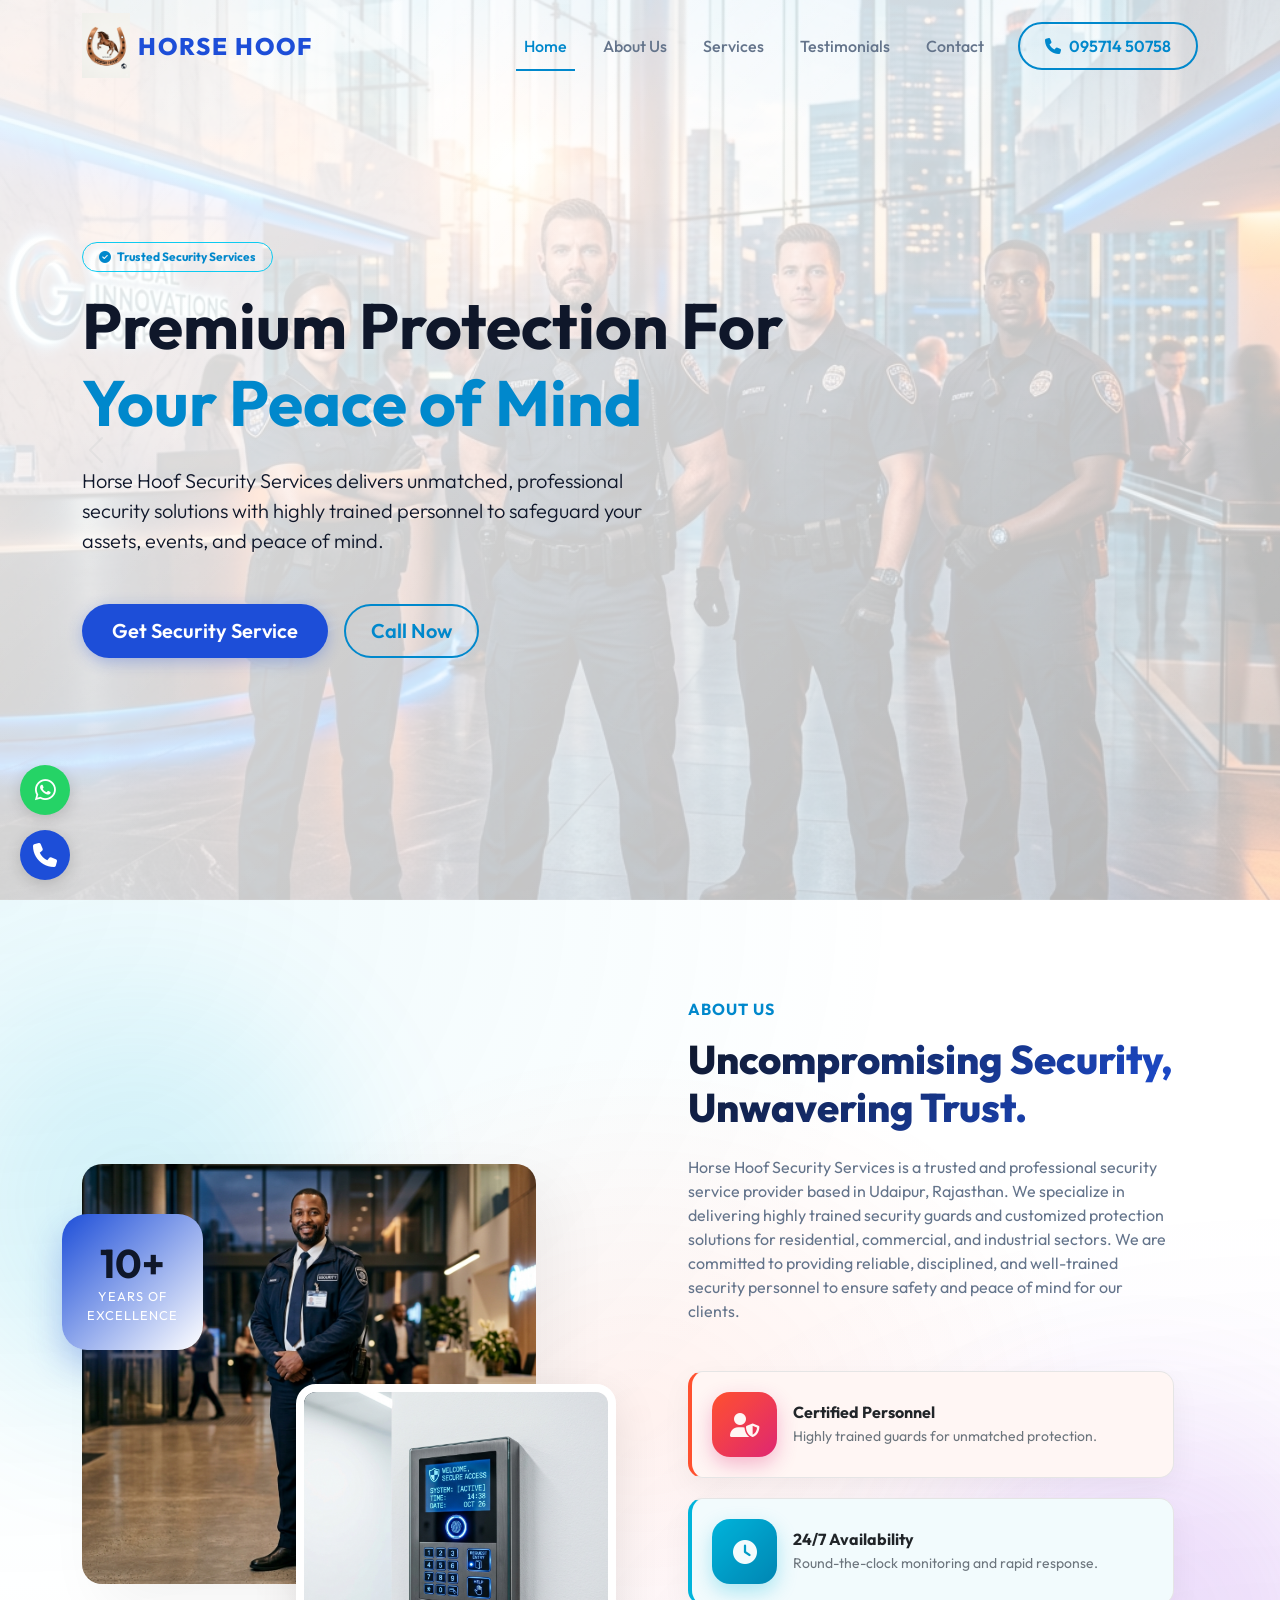
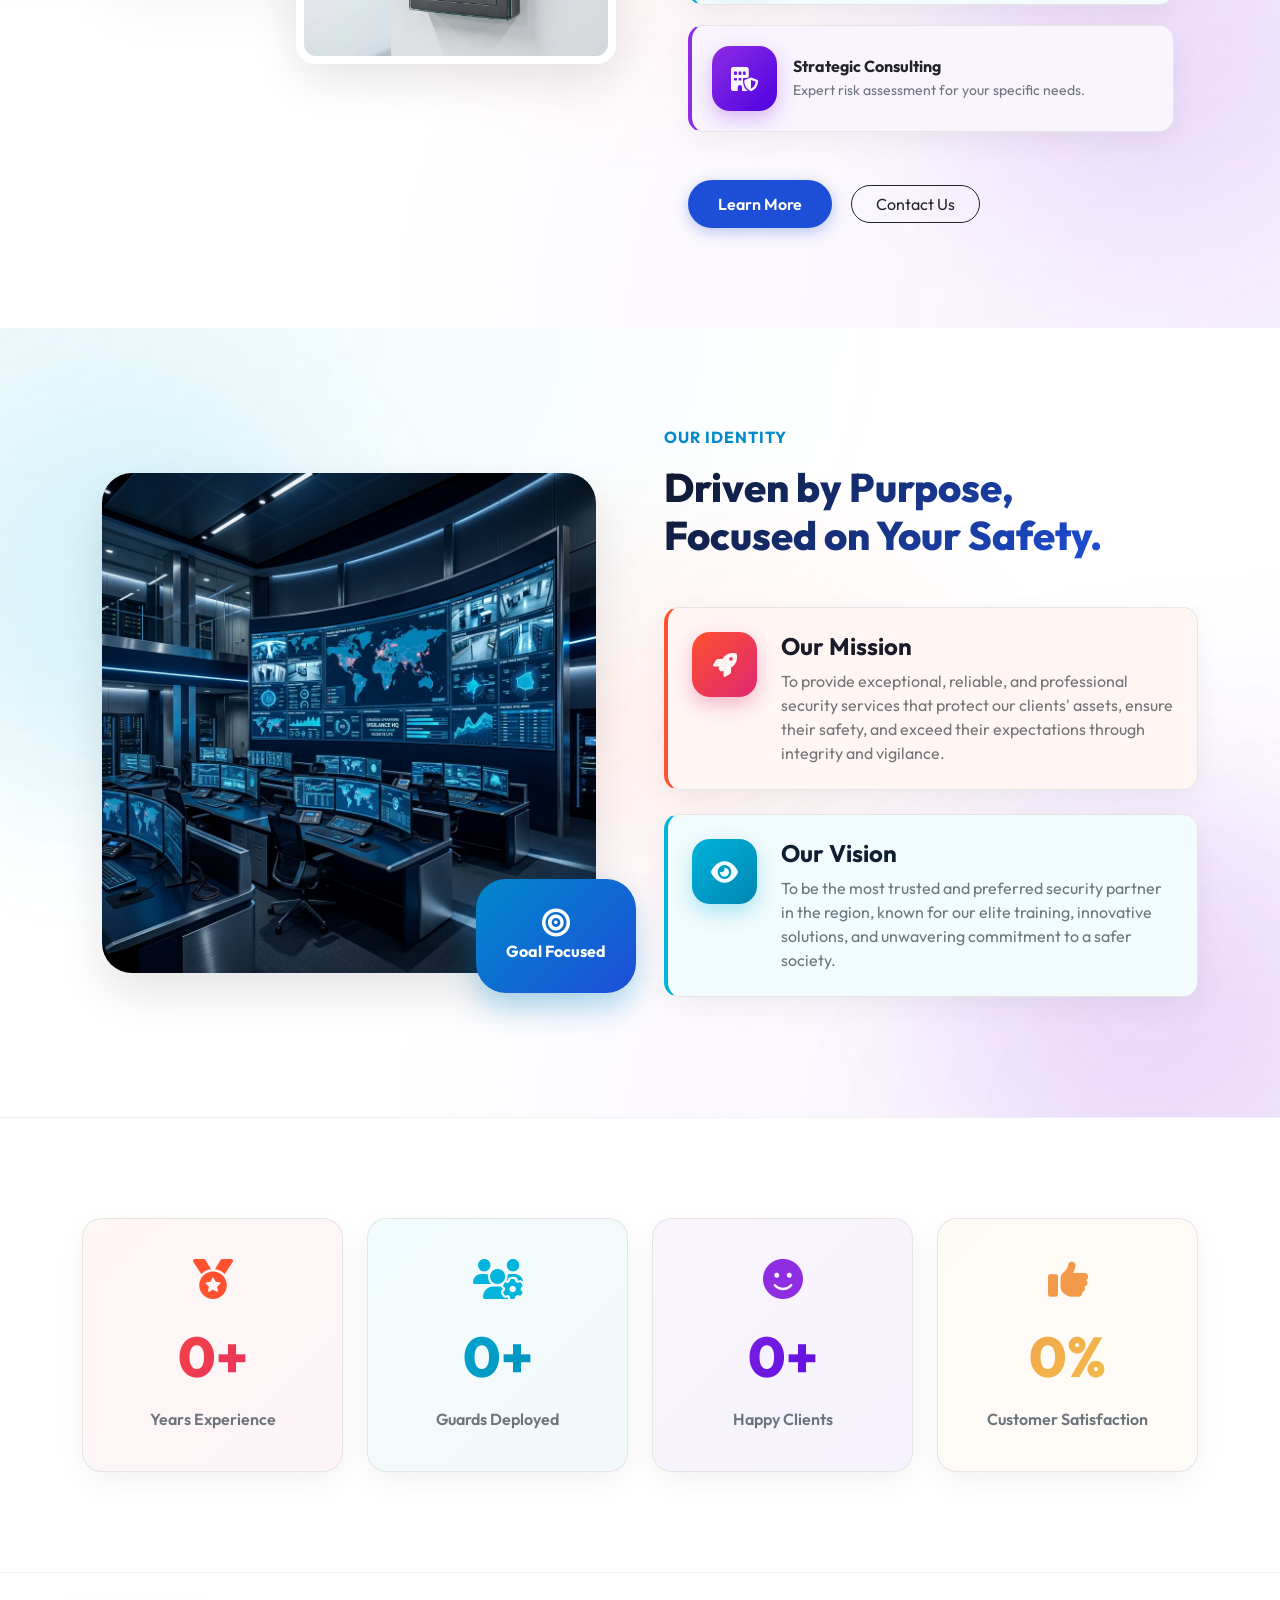
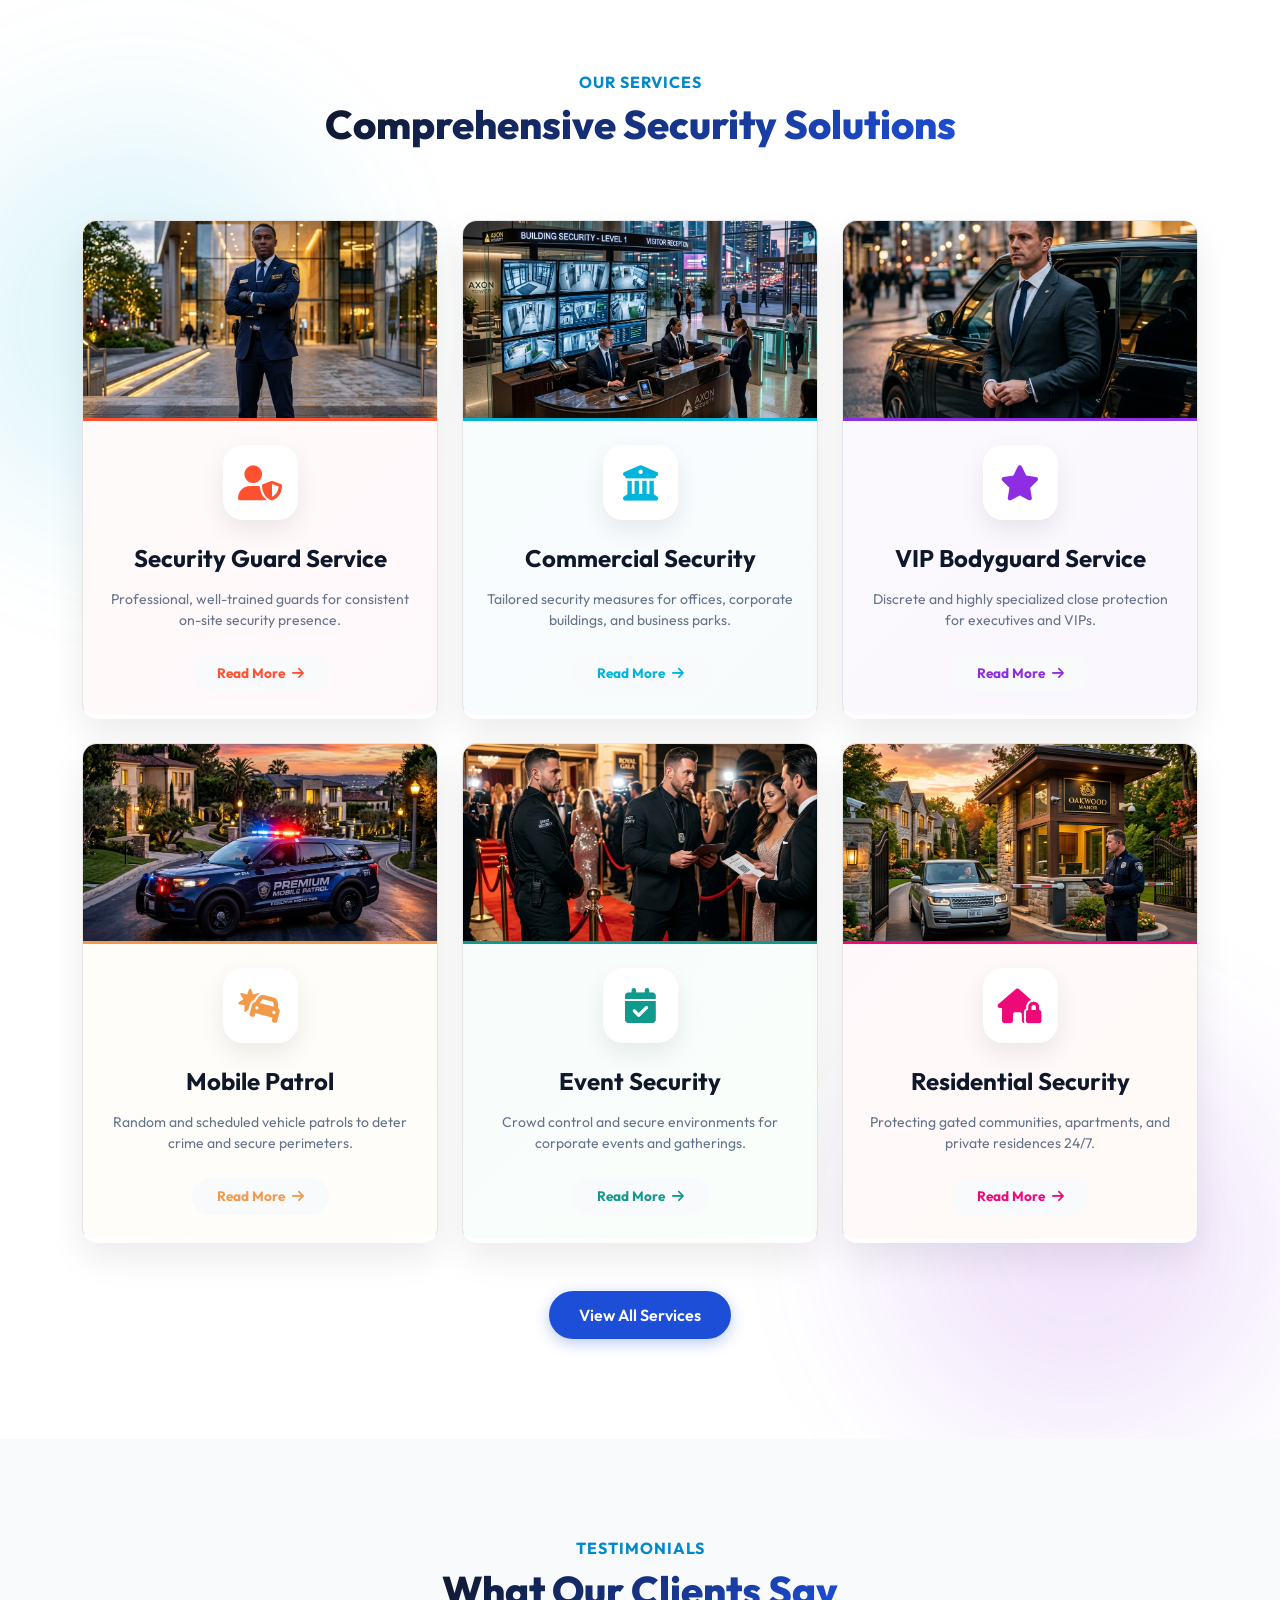
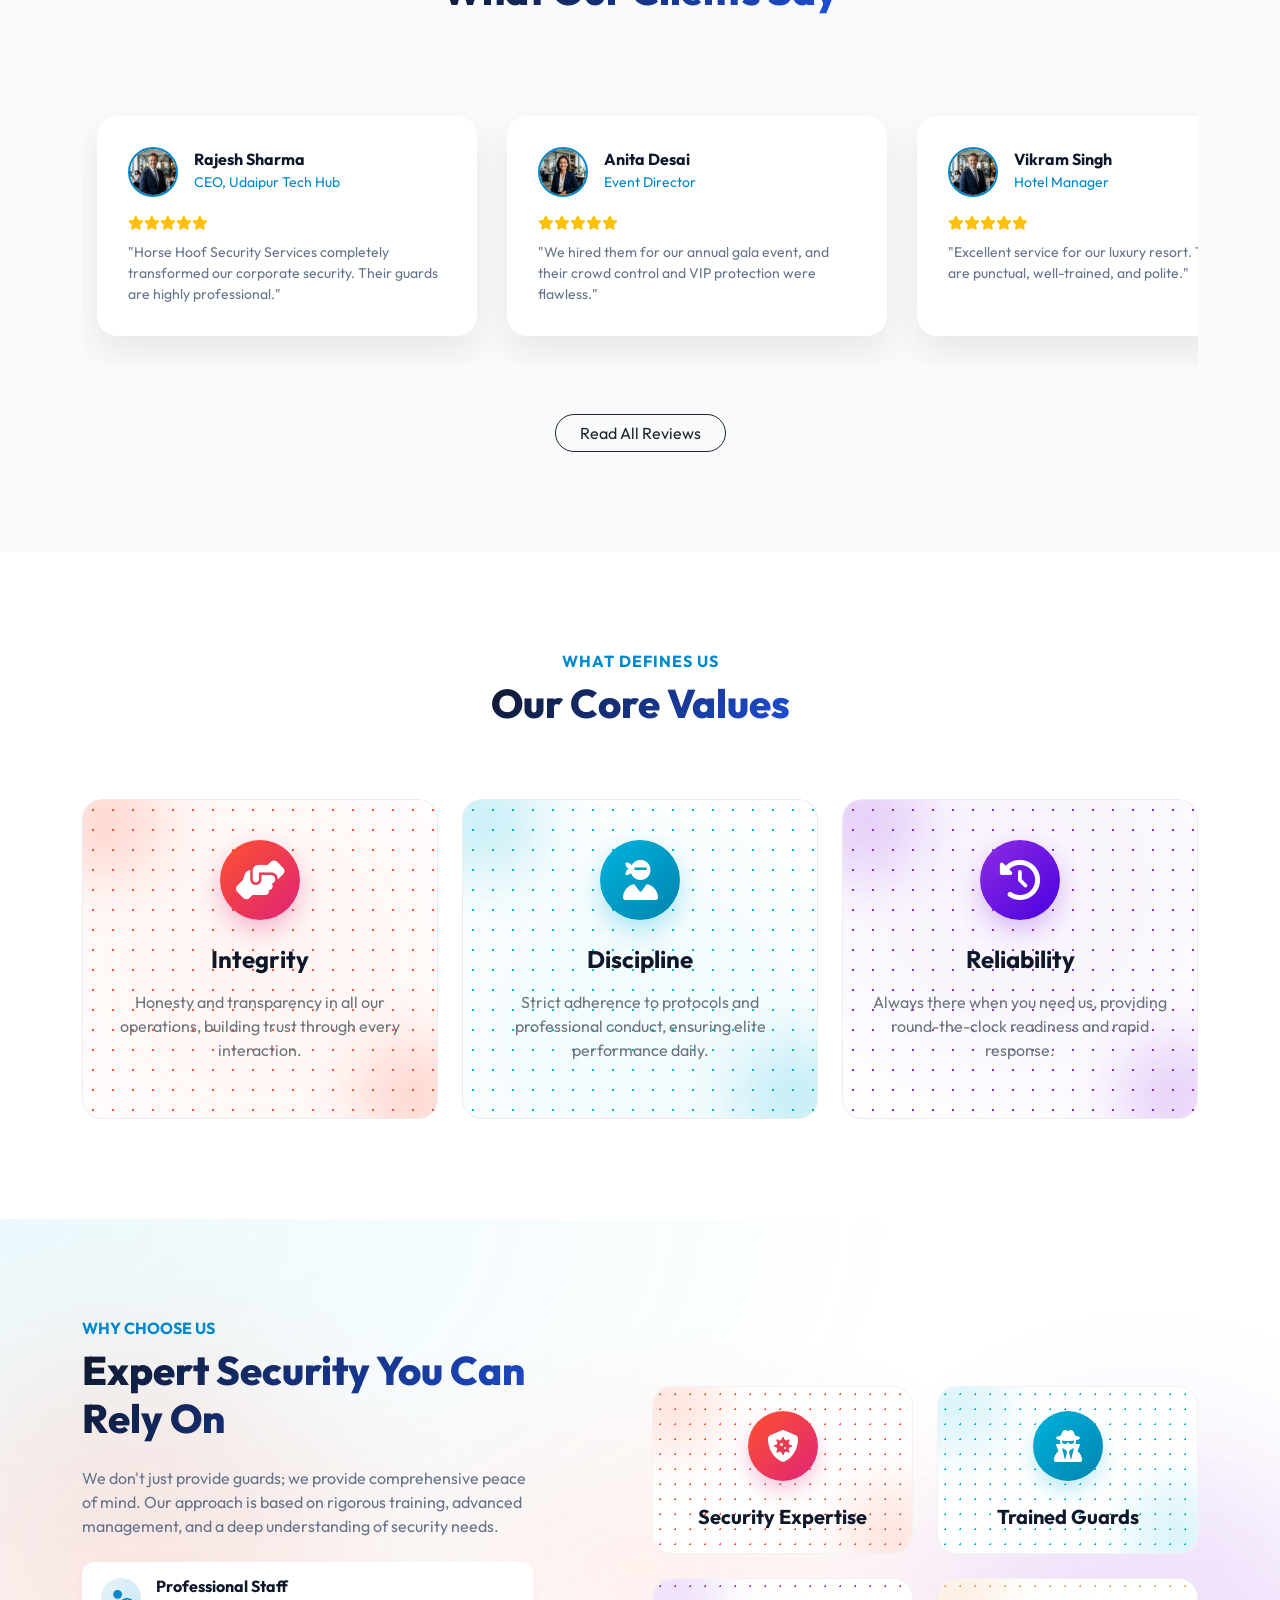
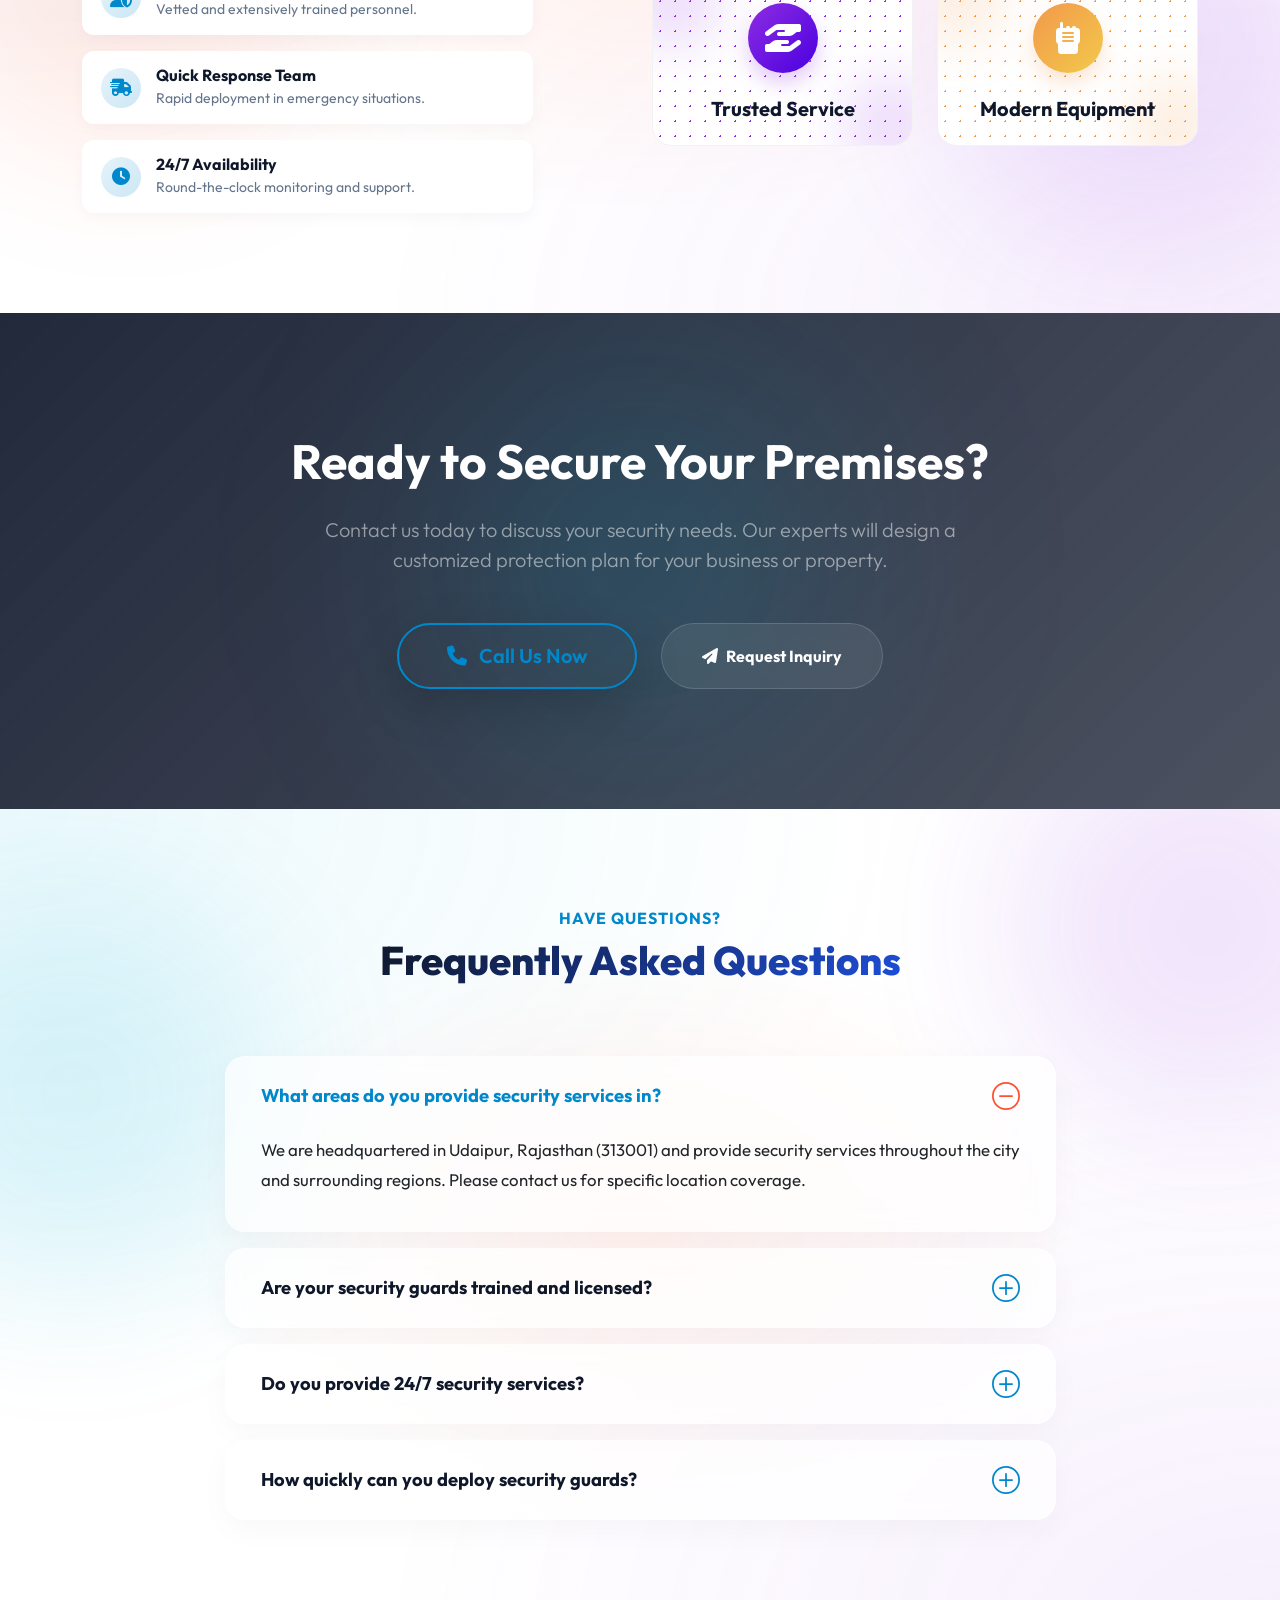
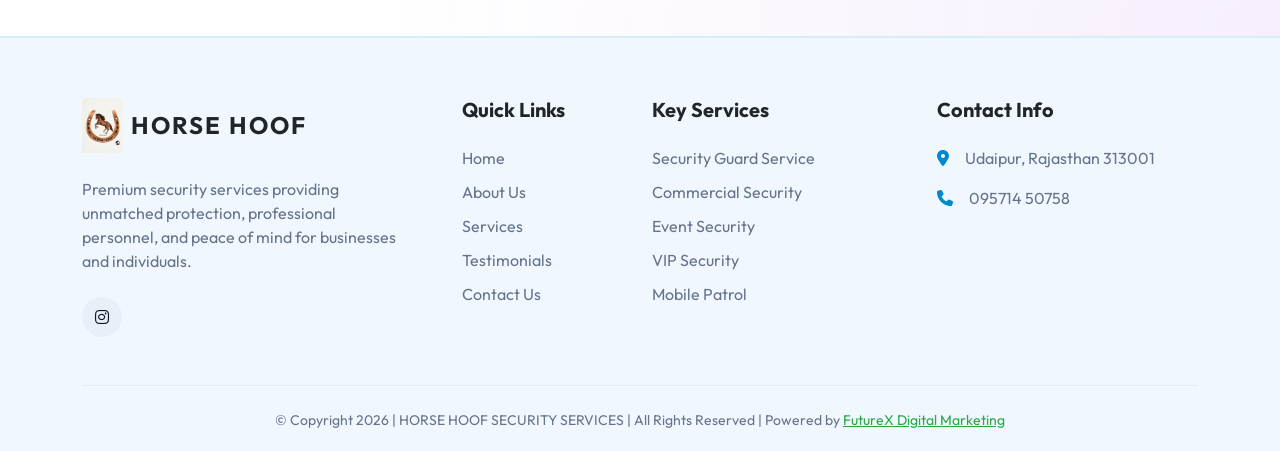
<file: index.html>
<!DOCTYPE html>
<html lang="en">
<head>
    <meta charset="UTF-8">
    <meta name="viewport" content="width=device-width, initial-scale=1.0">
    <meta name="theme-color" content="#0088cc">
    <meta name="description" content="Providing unmatched protection with professional security guards, commercial security, and VIP protection services in Udaipur, Rajasthan. Your safety is our priority.">
    <link rel="icon" type="image/png" href="assets/images/logo.png">
    <title>Horse Hoof Security Services | Premium Security Solutions in Udaipur</title>
    
    <!-- Google Fonts -->
    <link rel="preconnect" href="https://fonts.googleapis.com">
    <link rel="preconnect" href="https://fonts.gstatic.com" crossorigin>
    <link rel="dns-prefetch" href="https://fonts.googleapis.com">
    <link rel="dns-prefetch" href="https://cdn.jsdelivr.net">
    <link href="https://fonts.googleapis.com/css2?family=Inter:wght@300;400;500;600;700&family=Outfit:wght@400;600;700;800&display=swap" rel="stylesheet">
    
    <!-- Bootstrap CSS -->
    <link href="https://cdn.jsdelivr.net/npm/bootstrap@5.3.2/dist/css/bootstrap.min.css" rel="stylesheet">
    
    <!-- Font Awesome -->
    <link rel="stylesheet" href="https://cdnjs.cloudflare.com/ajax/libs/font-awesome/6.5.1/css/all.min.css">
    
    <!-- AOS Animation CSS -->
    <link href="https://unpkg.com/aos@2.3.1/dist/aos.css" rel="stylesheet">
    
    <!-- Custom CSS -->
    <link rel="stylesheet" href="css/style.css">
</head>
<body>

    <!-- Navbar -->
    <nav class="navbar navbar-expand-lg fixed-top navbar-light">
        <div class="container">
            <a class="navbar-brand d-flex align-items-center" href="index.html">
                <img src="assets/images/logo.png" alt="Horse Hoof Logo" class="logo-img me-2" loading="lazy">
                HORSE HOOF
            </a>
            <button class="navbar-toggler border-0" type="button" data-bs-toggle="collapse" data-bs-target="#navbarNav" aria-controls="navbarNav" aria-expanded="false" aria-label="Toggle navigation">
                <span class="navbar-toggler-icon"></span>
            </button>
            <div class="collapse navbar-collapse" id="navbarNav">
                <ul class="navbar-nav ms-auto align-items-center">
                    <li class="nav-item"><a class="nav-link active" href="index.html">Home</a></li>
                    <li class="nav-item"><a class="nav-link" href="about.html">About Us</a></li>
                    <li class="nav-item"><a class="nav-link" href="services.html">Services</a></li>
                    <li class="nav-item"><a class="nav-link" href="testimonials.html">Testimonials</a></li>
                    <li class="nav-item"><a class="nav-link" href="contact.html">Contact</a></li>
                    <li class="nav-item ms-lg-3 mt-3 mt-lg-0">
                        <a href="tel:09571450758" class="btn btn-neon rounded-pill">
                            <i class="fa-solid fa-phone me-2"></i>095714 50758
                        </a>
                    </li>
                </ul>
            </div>
        </div>
    </nav>

    <main id="page-content">
    <!-- Hero Section -->
    <section class="hero-section text-white position-relative overflow-hidden" id="home">
        <!-- Hero Slider Background -->
        <div id="heroCarousel" class="carousel slide carousel-fade position-absolute top-0 start-0 w-100 h-100" data-bs-ride="carousel" style="z-index: 0;">
            <div class="carousel-inner w-100 h-100">
                <div class="carousel-item active w-100 h-100">
                    <img src="assets/images/hero_slider_1.png" class="d-block w-100 h-100" style="object-fit: cover;" alt="Professional Security Personnel">
                </div>
                <div class="carousel-item w-100 h-100">
                    <img src="assets/images/hero_slider_2.png" class="d-block w-100 h-100" style="object-fit: cover;" alt="Elite Patrolling Guards">
                </div>
                <div class="carousel-item w-100 h-100">
                    <img src="assets/images/hero_slider_3.png" class="d-block w-100 h-100" style="object-fit: cover;" alt="VIP Protection Services">
                </div>
            </div>
            <!-- Slider Controls -->
            <button class="carousel-control-prev" type="button" data-bs-target="#heroCarousel" data-bs-slide="prev" style="z-index: 5;">
                <span class="carousel-control-prev-icon" aria-hidden="true" style="filter: invert(1);"></span>
                <span class="visually-hidden">Previous</span>
            </button>
            <button class="carousel-control-next" type="button" data-bs-target="#heroCarousel" data-bs-slide="next" style="z-index: 5;">
                <span class="carousel-control-next-icon" aria-hidden="true" style="filter: invert(1);"></span>
                <span class="visually-hidden">Next</span>
            </button>
        </div>
        
        <div class="hero-overlay" style="z-index: 1;"></div>
        <div class="container hero-content text-center text-lg-start position-relative" style="z-index: 2;">
            <div class="row align-items-center">
                <div class="col-lg-8" data-aos="fade-up" data-aos-duration="1000">
                    <span class="badge bg-transparent border border-info text-neon mb-3 py-2 px-3 rounded-pill">
                        <i class="fa-solid fa-check-circle me-1"></i> Trusted Security Services
                    </span>
                    <h1 class="hero-title fw-bold mb-4">
                        Premium Protection For<br>
                        <span class="text-neon">Your Peace of Mind</span>
                    </h1>
                    <p class="lead mb-5 text-silver" style="max-width: 600px;">
                        Horse Hoof Security Services delivers unmatched, professional security solutions with highly trained personnel to safeguard your assets, events, and peace of mind.
                    </p>
                    <div class="d-flex flex-column flex-sm-row gap-3 justify-content-center justify-content-lg-start">
                        <a href="services.html" class="btn btn-royal btn-lg">Get Security Service</a>
                        <a href="tel:09571450758" class="btn btn-neon btn-lg">Call Now</a>
                    </div>
                </div>
            </div>
        </div>
    </section>

    <!-- About Section -->
    <section class="section-padding bg-mesh position-relative overflow-hidden" id="about">
        <div class="vibrant-blob blob-cyan"></div>
        <div class="vibrant-blob blob-purple"></div>
        
        <div class="container">
            <div class="row align-items-center g-5">
                <div class="col-lg-6" data-aos="fade-right">
                    <div class="about-image-stack">
                        <div class="experience-badge-premium" data-aos="zoom-in" data-aos-delay="500">
                            <h3 class="fw-bold">10+</h3>
                            <p>Years of <br>Excellence</p>
                        </div>
                        <img src="assets/images/about_img.png" alt="Security Services" class="about-img-1">
                        <img src="assets/images/about_img_2.png" alt="High Security" class="about-img-2" data-aos="fade-up" data-aos-delay="300">
                    </div>
                </div>
                <div class="col-lg-6 px-lg-5" data-aos="fade-left">
                    <h6 class="text-neon text-uppercase fw-bold letter-spacing-1 mb-3">About Us</h6>
                    <h2 class="section-title mb-4">Uncompromising Security, <br>Unwavering Trust.</h2>
                    <p class="text-silver mb-5">Horse Hoof Security Services is a trusted and professional security service provider based in Udaipur, Rajasthan. We specialize in delivering highly trained security guards and customized protection solutions for residential, commercial, and industrial sectors. We are committed to providing reliable, disciplined, and well-trained security personnel to ensure safety and peace of mind for our clients.</p>
                    
                    <div class="about-features">
                        <div class="about-feature-box feature-variant-1 d-flex align-items-center">
                            <div class="icon-box-vibrant me-3">
                                <i class="fa-solid fa-user-shield"></i>
                            </div>
                            <div class="position-relative z-1">
                                <h6 class="mb-1 fw-bold text-dark">Certified Personnel</h6>
                                <p class="mb-0 text-secondary small">Highly trained guards for unmatched protection.</p>
                            </div>
                        </div>
                        <div class="about-feature-box feature-variant-2 d-flex align-items-center">
                            <div class="icon-box-vibrant me-3">
                                <i class="fa-solid fa-clock"></i>
                            </div>
                            <div class="position-relative z-1">
                                <h6 class="mb-1 fw-bold text-dark">24/7 Availability</h6>
                                <p class="mb-0 text-secondary small">Round-the-clock monitoring and rapid response.</p>
                            </div>
                        </div>
                        <div class="about-feature-box feature-variant-3 d-flex align-items-center">
                            <div class="icon-box-vibrant me-3">
                                <i class="fa-solid fa-building-shield"></i>
                            </div>
                            <div class="position-relative z-1">
                                <h6 class="mb-1 fw-bold text-dark">Strategic Consulting</h6>
                                <p class="mb-0 text-secondary small">Expert risk assessment for your specific needs.</p>
                            </div>
                        </div>
                    </div>
                    
                    <div class="mt-5">
                        <a href="about.html" class="btn btn-royal me-3">Learn More</a>
                        <a href="contact.html" class="btn btn-outline-dark rounded-pill px-4">Contact Us</a>
                    </div>
                </div>
            </div>
        </div>
    </section>

    <!-- Mission & Vision Section -->
    <section class="section-padding bg-mesh position-relative overflow-hidden">
        <div class="vibrant-blob blob-cyan"></div>
        <div class="vibrant-blob blob-purple" style="bottom: -10%; right: -5%;"></div>
        <div class="container">
            <div class="row g-5 align-items-center">
                <div class="col-lg-6" data-aos="fade-right">
                    <div class="mission-vision-img-stack">
                        <img src="assets/images/mission_vision.png" alt="Mission & Vision" class="mv-img-1">
                        <div class="experience-badge-mini" data-aos="zoom-in" data-aos-delay="400">
                            <i class="fa-solid fa-bullseye fs-3"></i>
                            <p class="mb-0 fw-bold">Goal Focused</p>
                        </div>
                    </div>
                </div>
                <div class="col-lg-6" data-aos="fade-left">
                    <div class="mb-4">
                        <h6 class="text-neon text-uppercase fw-bold letter-spacing-1 mb-3">Our Identity</h6>
                        <h2 class="section-title mb-4 text-start">Driven by Purpose, <br>Focused on Your Safety.</h2>
                    </div>
                    
                    <div class="mission-vision-cards">
                        <div class="about-feature-box feature-variant-1 mb-4 p-4">
                            <div class="d-flex align-items-start">
                                <div class="icon-box-vibrant me-4">
                                    <i class="fa-solid fa-rocket"></i>
                                </div>
                                <div>
                                    <h4 class="fw-bold mb-2">Our Mission</h4>
                                    <p class="text-secondary mb-0">To provide exceptional, reliable, and professional security services that protect our clients' assets, ensure their safety, and exceed their expectations through integrity and vigilance.</p>
                                </div>
                            </div>
                        </div>
                        
                        <div class="about-feature-box feature-variant-2 p-4">
                            <div class="d-flex align-items-start">
                                <div class="icon-box-vibrant me-4">
                                    <i class="fa-solid fa-eye"></i>
                                </div>
                                <div>
                                    <h4 class="fw-bold mb-2">Our Vision</h4>
                                    <p class="text-secondary mb-0">To be the most trusted and preferred security partner in the region, known for our elite training, innovative solutions, and unwavering commitment to a safer society.</p>
                                </div>
                            </div>
                        </div>
                    </div>
                </div>
            </div>
        </div>
    </section>

    <!-- Key Metrics Section -->
    <section class="section-padding metrics-section border-top border-bottom" style="border-color: rgba(0,0,0,0.05) !important;">
        <div class="container">
            <div class="row g-4">
                <div class="col-6 col-md-3" data-aos="zoom-in" data-aos-delay="100">
                    <div class="metric-box metric-variant-1 h-100">
                        <i class="fa-solid fa-medal metric-icon"></i>
                        <div class="metric-number"><span class="counter-value" data-target="10">0</span>+</div>
                        <p class="text-secondary fw-semibold mb-0">Years Experience</p>
                    </div>
                </div>
                <div class="col-6 col-md-3" data-aos="zoom-in" data-aos-delay="200">
                    <div class="metric-box metric-variant-2 h-100">
                        <i class="fa-solid fa-users-gear metric-icon"></i>
                        <div class="metric-number"><span class="counter-value" data-target="1200">0</span>+</div>
                        <p class="text-secondary fw-semibold mb-0">Guards Deployed</p>
                    </div>
                </div>
                <div class="col-6 col-md-3" data-aos="zoom-in" data-aos-delay="300">
                    <div class="metric-box metric-variant-3 h-100">
                        <i class="fa-solid fa-face-smile metric-icon"></i>
                        <div class="metric-number"><span class="counter-value" data-target="1500">0</span>+</div>
                        <p class="text-secondary fw-semibold mb-0">Happy Clients</p>
                    </div>
                </div>
                <div class="col-6 col-md-3" data-aos="zoom-in" data-aos-delay="400">
                    <div class="metric-box metric-variant-4 h-100">
                        <i class="fa-solid fa-thumbs-up metric-icon"></i>
                        <div class="metric-number"><span class="counter-value" data-target="98">0</span>%</div>
                        <p class="text-secondary fw-semibold mb-0">Customer Satisfaction</p>
                    </div>
                </div>
            </div>
        </div>
    </section>

    <!-- Services Section -->
    <section class="section-padding" id="services">
        <div class="vibrant-blob blob-cyan"></div>
        <div class="vibrant-blob blob-purple" style="bottom: 0; right: 0; top: auto;"></div>
        <div class="container">
            <div class="text-center mb-5" data-aos="fade-up">
                <h6 class="text-neon text-uppercase fw-bold letter-spacing-1">Our Services</h6>
                <h2 class="section-title">Comprehensive Security Solutions</h2>
            </div>
            <div class="row g-4">
                <div class="col-md-6 col-lg-4" data-aos="fade-up" data-aos-delay="100">
                    <div class="glass-card service-card service-v1 p-0 h-100 text-center">
                        <div class="service-img-container">
                            <img src="assets/images/service_guard.png" alt="Security Guard Service" class="service-card-img">
                        </div>
                        <div class="p-4">
                            <div class="service-icon-wrapper">
                                <i class="fa-solid fa-user-shield"></i>
                            </div>
                            <h4 class="mb-3">Security Guard Service</h4>
                            <p class="text-silver small mb-4">Professional, well-trained guards for consistent on-site security presence.</p>
                            <a href="services.html" class="read-more-btn">Read More <i class="fa-solid fa-arrow-right ms-1"></i></a>
                        </div>
                    </div>
                </div>
                <div class="col-md-6 col-lg-4" data-aos="fade-up" data-aos-delay="200">
                    <div class="glass-card service-card service-v2 p-0 h-100 text-center">
                        <div class="service-img-container">
                            <img src="assets/images/service_commercial.png" alt="Commercial Security" class="service-card-img">
                        </div>
                        <div class="p-4">
                            <div class="service-icon-wrapper">
                                <i class="fa-solid fa-building-columns"></i>
                            </div>
                            <h4 class="mb-3">Commercial Security</h4>
                            <p class="text-silver small mb-4">Tailored security measures for offices, corporate buildings, and business parks.</p>
                            <a href="services.html" class="read-more-btn">Read More <i class="fa-solid fa-arrow-right ms-1"></i></a>
                        </div>
                    </div>
                </div>
                <div class="col-md-6 col-lg-4" data-aos="fade-up" data-aos-delay="300">
                    <div class="glass-card service-card service-v3 p-0 h-100 text-center">
                        <div class="service-img-container">
                            <img src="assets/images/service_vip.png" alt="VIP Bodyguard Service" class="service-card-img">
                        </div>
                        <div class="p-4">
                            <div class="service-icon-wrapper">
                                <i class="fa-solid fa-star"></i>
                            </div>
                            <h4 class="mb-3">VIP Bodyguard Service</h4>
                            <p class="text-silver small mb-4">Discrete and highly specialized close protection for executives and VIPs.</p>
                            <a href="services.html" class="read-more-btn">Read More <i class="fa-solid fa-arrow-right ms-1"></i></a>
                        </div>
                    </div>
                </div>
                <div class="col-md-6 col-lg-4" data-aos="fade-up" data-aos-delay="400">
                    <div class="glass-card service-card service-v4 p-0 h-100 text-center">
                        <div class="service-img-container">
                            <img src="assets/images/service_patrol.png" alt="Mobile Patrol" class="service-card-img">
                        </div>
                        <div class="p-4">
                            <div class="service-icon-wrapper">
                                <i class="fa-solid fa-car-burst"></i>
                            </div>
                            <h4 class="mb-3">Mobile Patrol</h4>
                            <p class="text-silver small mb-4">Random and scheduled vehicle patrols to deter crime and secure perimeters.</p>
                            <a href="services.html" class="read-more-btn">Read More <i class="fa-solid fa-arrow-right ms-1"></i></a>
                        </div>
                    </div>
                </div>
                <div class="col-md-6 col-lg-4" data-aos="fade-up" data-aos-delay="500">
                    <div class="glass-card service-card service-v5 p-0 h-100 text-center">
                        <div class="service-img-container">
                            <img src="assets/images/service_event.png" alt="Event Security" class="service-card-img">
                        </div>
                        <div class="p-4">
                            <div class="service-icon-wrapper">
                                <i class="fa-solid fa-calendar-check"></i>
                            </div>
                            <h4 class="mb-3">Event Security</h4>
                            <p class="text-silver small mb-4">Crowd control and secure environments for corporate events and gatherings.</p>
                            <a href="services.html" class="read-more-btn">Read More <i class="fa-solid fa-arrow-right ms-1"></i></a>
                        </div>
                    </div>
                </div>
                <div class="col-md-6 col-lg-4" data-aos="fade-up" data-aos-delay="600">
                    <div class="glass-card service-card service-v6 p-0 h-100 text-center">
                        <div class="service-img-container">
                            <img src="assets/images/service_residential.png" alt="Residential Security" class="service-card-img">
                        </div>
                        <div class="p-4">
                            <div class="service-icon-wrapper">
                                <i class="fa-solid fa-house-lock"></i>
                            </div>
                            <h4 class="mb-3">Residential Security</h4>
                            <p class="text-silver small mb-4">Protecting gated communities, apartments, and private residences 24/7.</p>
                            <a href="services.html" class="read-more-btn">Read More <i class="fa-solid fa-arrow-right ms-1"></i></a>
                        </div>
                    </div>
                </div>
            </div>
            <div class="text-center mt-5" data-aos="fade-up">
                <a href="services.html" class="btn btn-royal">View All Services</a>
            </div>
        </div>
    </section>



    <!-- Testimonials Slider -->
    <section class="section-padding bg-darker overflow-hidden position-relative">
        <div class="vibrant-blob blob-cyan" style="opacity: 0.1; left: -10%;"></div>
        <div class="container">
            <div class="text-center mb-5" data-aos="fade-up">
                <h6 class="text-neon text-uppercase fw-bold letter-spacing-1">Testimonials</h6>
                <h2 class="section-title">What Our Clients Say</h2>
            </div>
            
            <!-- Infinite Testimonial Scroll -->
            <div class="testimonial-scroll-container">
                <div class="testimonial-scroll-track">
                    <!-- Testimonial Card 1 -->
                    <div class="testimonial-scroll-card glass-panel">
                        <div class="d-flex align-items-center mb-3">
                            <img src="assets/images/user_1.png" alt="Rajesh Sharma" class="rounded-circle me-3" loading="lazy" style="width: 50px; height: 50px; object-fit: cover; border: 2px solid var(--neon-accent);">
                            <div>
                                <h6 class="fw-bold mb-0">Rajesh Sharma</h6>
                                <small class="text-neon">CEO, Udaipur Tech Hub</small>
                            </div>
                        </div>
                        <div class="text-warning mb-2 small">
                            <i class="fa-solid fa-star"></i><i class="fa-solid fa-star"></i><i class="fa-solid fa-star"></i><i class="fa-solid fa-star"></i><i class="fa-solid fa-star"></i>
                        </div>
                        <p class="text-silver small mb-0">"Horse Hoof Security Services completely transformed our corporate security. Their guards are highly professional."</p>
                    </div>

                    <!-- Testimonial Card 2 -->
                    <div class="testimonial-scroll-card glass-panel">
                        <div class="d-flex align-items-center mb-3">
                            <img src="assets/images/user_2.png" alt="Anita Desai" class="rounded-circle me-3" loading="lazy" style="width: 50px; height: 50px; object-fit: cover; border: 2px solid var(--neon-accent);">
                            <div>
                                <h6 class="fw-bold mb-0">Anita Desai</h6>
                                <small class="text-neon">Event Director</small>
                            </div>
                        </div>
                        <div class="text-warning mb-2 small">
                            <i class="fa-solid fa-star"></i><i class="fa-solid fa-star"></i><i class="fa-solid fa-star"></i><i class="fa-solid fa-star"></i><i class="fa-solid fa-star"></i>
                        </div>
                        <p class="text-silver small mb-0">"We hired them for our annual gala event, and their crowd control and VIP protection were flawless."</p>
                    </div>

                    <!-- Testimonial Card 3 -->
                    <div class="testimonial-scroll-card glass-panel">
                        <div class="d-flex align-items-center mb-3">
                            <img src="assets/images/user_1.png" alt="Vikram Singh" class="rounded-circle me-3" loading="lazy" style="width: 50px; height: 50px; object-fit: cover; border: 2px solid var(--neon-accent);">
                            <div>
                                <h6 class="fw-bold mb-0">Vikram Singh</h6>
                                <small class="text-neon">Hotel Manager</small>
                            </div>
                        </div>
                        <div class="text-warning mb-2 small">
                            <i class="fa-solid fa-star"></i><i class="fa-solid fa-star"></i><i class="fa-solid fa-star"></i><i class="fa-solid fa-star"></i><i class="fa-solid fa-star"></i>
                        </div>
                        <p class="text-silver small mb-0">"Excellent service for our luxury resort. The guards are punctual, well-trained, and polite."</p>
                    </div>

                    <!-- Duplicate Cards for Seamless Loop -->
                    <div class="testimonial-scroll-card glass-panel">
                        <div class="d-flex align-items-center mb-3">
                            <img src="assets/images/user_1.png" alt="Rajesh Sharma" class="rounded-circle me-3" loading="lazy" style="width: 50px; height: 50px; object-fit: cover; border: 2px solid var(--neon-accent);">
                            <div>
                                <h6 class="fw-bold mb-0">Rajesh Sharma</h6>
                                <small class="text-neon">CEO, Udaipur Tech Hub</small>
                            </div>
                        </div>
                        <div class="text-warning mb-2 small">
                            <i class="fa-solid fa-star"></i><i class="fa-solid fa-star"></i><i class="fa-solid fa-star"></i><i class="fa-solid fa-star"></i><i class="fa-solid fa-star"></i>
                        </div>
                        <p class="text-silver small mb-0">"Horse Hoof Security Services completely transformed our corporate security. Their guards are highly professional."</p>
                    </div>

                    <div class="testimonial-scroll-card glass-panel">
                        <div class="d-flex align-items-center mb-3">
                            <img src="assets/images/user_2.png" alt="Anita Desai" class="rounded-circle me-3" loading="lazy" style="width: 50px; height: 50px; object-fit: cover; border: 2px solid var(--neon-accent);">
                            <div>
                                <h6 class="fw-bold mb-0">Anita Desai</h6>
                                <small class="text-neon">Event Director</small>
                            </div>
                        </div>
                        <div class="text-warning mb-2 small">
                            <i class="fa-solid fa-star"></i><i class="fa-solid fa-star"></i><i class="fa-solid fa-star"></i><i class="fa-solid fa-star"></i><i class="fa-solid fa-star"></i>
                        </div>
                        <p class="text-silver small mb-0">"We hired them for our annual gala event, and their crowd control and VIP protection were flawless."</p>
                    </div>

                    <div class="testimonial-scroll-card glass-panel">
                        <div class="d-flex align-items-center mb-3">
                            <img src="assets/images/user_1.png" alt="Vikram Singh" class="rounded-circle me-3" loading="lazy" style="width: 50px; height: 50px; object-fit: cover; border: 2px solid var(--neon-accent);">
                            <div>
                                <h6 class="fw-bold mb-0">Vikram Singh</h6>
                                <small class="text-neon">Hotel Manager</small>
                            </div>
                        </div>
                        <div class="text-warning mb-2 small">
                            <i class="fa-solid fa-star"></i><i class="fa-solid fa-star"></i><i class="fa-solid fa-star"></i><i class="fa-solid fa-star"></i><i class="fa-solid fa-star"></i>
                        </div>
                        <p class="text-silver small mb-0">"Excellent service for our luxury resort. The guards are punctual, well-trained, and polite."</p>
                    </div>
                </div>
            </div>
            
            <div class="text-center mt-5" data-aos="fade-up">
                <a href="testimonials.html" class="btn btn-outline-dark rounded-pill px-4">Read All Reviews</a>
            </div>
        </div>
    </section>

    <!-- Core Values Section -->
    <section class="section-padding">
        <div class="container">
            <div class="text-center mb-5" data-aos="fade-up">
                <h6 class="text-neon text-uppercase fw-bold letter-spacing-1">What Defines Us</h6>
                <h2 class="section-title">Our Core Values</h2>
            </div>
            <div class="row justify-content-center g-4">
                <div class="col-md-4 col-sm-6" data-aos="fade-up" data-aos-delay="100">
                    <div class="value-card value-v1">
                        <div class="vibrant-blob blob-orange" style="opacity: 0.05;"></div>
                        <div class="value-icon">
                            <i class="fa-solid fa-handshake-angle"></i>
                        </div>
                        <h4 class="fw-bold mb-3">Integrity</h4>
                        <p class="text-secondary">Honesty and transparency in all our operations, building trust through every interaction.</p>
                    </div>
                </div>
                <div class="col-md-4 col-sm-6" data-aos="fade-up" data-aos-delay="200">
                    <div class="value-card value-v2">
                        <div class="vibrant-blob blob-cyan" style="opacity: 0.05;"></div>
                        <div class="value-icon">
                            <i class="fa-solid fa-user-ninja"></i>
                        </div>
                        <h4 class="fw-bold mb-3">Discipline</h4>
                        <p class="text-secondary">Strict adherence to protocols and professional conduct, ensuring elite performance daily.</p>
                    </div>
                </div>
                <div class="col-md-4 col-sm-6" data-aos="fade-up" data-aos-delay="300">
                    <div class="value-card value-v3">
                        <div class="vibrant-blob blob-purple" style="opacity: 0.05;"></div>
                        <div class="value-icon">
                            <i class="fa-solid fa-clock-rotate-left"></i>
                        </div>
                        <h4 class="fw-bold mb-3">Reliability</h4>
                        <p class="text-secondary">Always there when you need us, providing round-the-clock readiness and rapid response.</p>
                    </div>
                </div>
            </div>
        </div>
    </section>

    <!-- Why Choose Us -->
    <section class="section-padding bg-mesh position-relative overflow-hidden">
        <div class="vibrant-blob blob-purple"></div>
        <div class="vibrant-blob blob-orange" style="top: auto; bottom: -5%; left: 10%;"></div>
        <div class="container">
            <div class="row align-items-center">
                <div class="col-lg-5 mb-5 mb-lg-0" data-aos="fade-right">
                    <h6 class="text-neon text-uppercase fw-bold">Why Choose Us</h6>
                    <h2 class="section-title mb-4">Expert Security You Can Rely On</h2>
                    <p class="text-silver mb-4">We don't just provide guards; we provide comprehensive peace of mind. Our approach is based on rigorous training, advanced management, and a deep understanding of security needs.</p>
                    
                    <div class="choose-list-item mb-3">
                        <div class="choose-list-icon"><i class="fa-solid fa-user-shield"></i></div>
                        <div><h6 class="mb-0 fw-bold">Professional Staff</h6><small class="text-silver">Vetted and extensively trained personnel.</small></div>
                    </div>
                    <div class="choose-list-item mb-3">
                        <div class="choose-list-icon"><i class="fa-solid fa-truck-fast"></i></div>
                        <div><h6 class="mb-0 fw-bold">Quick Response Team</h6><small class="text-silver">Rapid deployment in emergency situations.</small></div>
                    </div>
                    <div class="choose-list-item">
                        <div class="choose-list-icon"><i class="fa-solid fa-clock"></i></div>
                        <div><h6 class="mb-0 fw-bold">24/7 Availability</h6><small class="text-silver">Round-the-clock monitoring and support.</small></div>
                    </div>
                </div>
                <div class="col-lg-6 offset-lg-1" data-aos="fade-left">
                    <div class="row g-4">
                        <div class="col-sm-6">
                            <div class="choose-card choose-v1 p-4 text-center h-100 d-flex flex-column justify-content-center">
                                <div class="icon-wrapper"><i class="fa-solid fa-shield-virus"></i></div>
                                <h5 class="fw-bold mb-0">Security Expertise</h5>
                            </div>
                        </div>
                        <div class="col-sm-6">
                            <div class="choose-card choose-v2 p-4 text-center h-100 d-flex flex-column justify-content-center">
                                <div class="icon-wrapper"><i class="fa-solid fa-user-secret"></i></div>
                                <h5 class="fw-bold mb-0">Trained Guards</h5>
                            </div>
                        </div>
                        <div class="col-sm-6">
                            <div class="choose-card choose-v3 p-4 text-center h-100 d-flex flex-column justify-content-center">
                                <div class="icon-wrapper"><i class="fa-solid fa-hand-holding-hand"></i></div>
                                <h5 class="fw-bold mb-0">Trusted Service</h5>
                            </div>
                        </div>
                        <div class="col-sm-6">
                            <div class="choose-card choose-v4 p-4 text-center h-100 d-flex flex-column justify-content-center">
                                <div class="icon-wrapper"><i class="fa-solid fa-walkie-talkie"></i></div>
                                <h5 class="fw-bold mb-0">Modern Equipment</h5>
                            </div>
                        </div>
                    </div>
                </div>
            </div>
        </div>
    </section>

    <!-- CTA Section -->
    <section class="cta-premium">
        <div class="cta-glow"></div>
        <div class="container text-center" data-aos="zoom-in">
            <h2 class="text-white fw-bold mb-4 display-5">Ready to Secure Your Premises?</h2>
            <p class="text-white-50 lead mb-5 mx-auto" style="max-width: 700px;">Contact us today to discuss your security needs. Our experts will design a customized protection plan for your business or property.</p>
            <div class="d-flex justify-content-center gap-4 flex-wrap">
                <a href="tel:09571450758" class="btn btn-neon btn-lg px-5 py-3 rounded-pill shadow-lg">
                    <i class="fa-solid fa-phone me-2"></i> Call Us Now
                </a>
                <a href="contact.html" class="btn-glass-premium">
                    <i class="fa-solid fa-paper-plane me-2"></i> Request Inquiry
                </a>
            </div>
        </div>
    </section>

    <!-- FAQ Section -->
    <section class="section-padding bg-mesh position-relative overflow-hidden">
        <div class="vibrant-blob blob-purple" style="top: -10%; right: -10%;"></div>
        <div class="vibrant-blob blob-cyan" style="bottom: -10%; left: -10%;"></div>
        <div class="container">
            <div class="text-center mb-5" data-aos="fade-up">
                <h6 class="text-neon text-uppercase fw-bold letter-spacing-1">Have Questions?</h6>
                <h2 class="section-title">Frequently Asked Questions</h2>
            </div>
            <div class="row justify-content-center">
                <div class="col-lg-9" data-aos="fade-up">
                    <div class="accordion" id="faqAccordion">
                        <!-- FAQ 1 -->
                        <div class="accordion-item glass-panel mb-3">
                            <h2 class="accordion-header" id="headingOne">
                                <button class="accordion-button" type="button" data-bs-toggle="collapse" data-bs-target="#collapseOne" aria-expanded="true" aria-controls="collapseOne">
                                    What areas do you provide security services in?
                                </button>
                            </h2>
                            <div id="collapseOne" class="accordion-collapse collapse show" aria-labelledby="headingOne" data-bs-parent="#faqAccordion">
                                <div class="accordion-body">
                                    We are headquartered in Udaipur, Rajasthan (313001) and provide security services throughout the city and surrounding regions. Please contact us for specific location coverage.
                                </div>
                            </div>
                        </div>
                        <!-- FAQ 2 -->
                        <div class="accordion-item glass-panel mb-3">
                            <h2 class="accordion-header" id="headingTwo">
                                <button class="accordion-button collapsed" type="button" data-bs-toggle="collapse" data-bs-target="#collapseTwo" aria-expanded="false" aria-controls="collapseTwo">
                                    Are your security guards trained and licensed?
                                </button>
                            </h2>
                            <div id="collapseTwo" class="accordion-collapse collapse" aria-labelledby="headingTwo" data-bs-parent="#faqAccordion">
                                <div class="accordion-body">
                                    Absolutely. All our security personnel undergo rigorous background checks and receive comprehensive training before deployment. They are fully qualified to handle various security scenarios.
                                </div>
                            </div>
                        </div>
                        <!-- FAQ 3 -->
                        <div class="accordion-item glass-panel mb-3">
                            <h2 class="accordion-header" id="headingThree">
                                <button class="accordion-button collapsed" type="button" data-bs-toggle="collapse" data-bs-target="#collapseThree" aria-expanded="false" aria-controls="collapseThree">
                                    Do you provide 24/7 security services?
                                </button>
                            </h2>
                            <div id="collapseThree" class="accordion-collapse collapse" aria-labelledby="headingThree" data-bs-parent="#faqAccordion">
                                <div class="accordion-body">
                                    Yes, we operate 24/7, 365 days a year. Our control room and rapid response teams are always on standby to ensure continuous protection for our clients.
                                </div>
                            </div>
                        </div>
                        <!-- FAQ 4 -->
                        <div class="accordion-item glass-panel mb-3">
                            <h2 class="accordion-header" id="headingFour">
                                <button class="accordion-button collapsed" type="button" data-bs-toggle="collapse" data-bs-target="#collapseFour" aria-expanded="false" aria-controls="collapseFour">
                                    How quickly can you deploy security guards?
                                </button>
                            </h2>
                            <div id="collapseFour" class="accordion-collapse collapse" aria-labelledby="headingFour" data-bs-parent="#faqAccordion">
                                <div class="accordion-body">
                                    In emergency situations, we can deploy a rapid response team immediately. For standard contracts, we can usually implement a fully staffed security solution within 24 to 48 hours.
                                </div>
                            </div>
                        </div>
                    </div>
                </div>
            </div>
        </div>
    </section>

    <!-- Footer -->
    <footer>
        <div class="vibrant-blob blob-cyan" style="bottom: -15%; left: -10%; opacity: 0.1;"></div>
        <div class="vibrant-blob blob-purple" style="top: -15%; right: -10%; opacity: 0.1;"></div>
        <div class="container">
            <div class="row g-4 mb-5">
                <div class="col-lg-4 col-md-6">
                    <a class="navbar-brand d-flex align-items-center mb-4" href="index.html">
                        <img src="assets/images/logo.png" alt="Horse Hoof Logo" class="logo-img me-2" style="height: 55px;">
                        <span class="fs-4 fw-bold text-dark">HORSE HOOF</span>
                    </a>
                    <p class="text-silver pe-lg-4">Premium security services providing unmatched protection, professional personnel, and peace of mind for businesses and individuals.</p>
                    <div class="d-flex mt-4">
                        <a href="https://www.instagram.com/horse_hoof_security__?igsh=MWZkdng3MTlmZWU0cg%3D%3D" target="_blank" class="social-icon"><i class="fa-brands fa-instagram"></i></a>
                    </div>
                </div>
                <div class="col-lg-2 col-md-6">
                    <h5 class="text-dark fw-bold mb-4">Quick Links</h5>
                    <div class="footer-links">
                        <a href="index.html">Home</a>
                        <a href="about.html">About Us</a>
                        <a href="services.html">Services</a>
                        <a href="testimonials.html">Testimonials</a>
                        <a href="contact.html">Contact Us</a>
                    </div>
                </div>
                <div class="col-lg-3 col-md-6">
                    <h5 class="text-dark fw-bold mb-4">Key Services</h5>
                    <div class="footer-links">
                        <a href="services.html">Security Guard Service</a>
                        <a href="services.html">Commercial Security</a>
                        <a href="services.html">Event Security</a>
                        <a href="services.html">VIP Security</a>
                        <a href="services.html">Mobile Patrol</a>
                    </div>
                </div>
                <div class="col-lg-3 col-md-6">
                    <h5 class="text-dark fw-bold mb-4">Contact Info</h5>
                    <ul class="list-unstyled text-silver">
                        <li class="mb-3 d-flex align-items-start">
                            <i class="fa-solid fa-location-dot mt-1 me-3 text-neon"></i>
                            <span>Udaipur, Rajasthan 313001</span>
                        </li>
                        <li class="mb-3 d-flex align-items-start">
                            <i class="fa-solid fa-phone mt-1 me-3 text-neon"></i>
                            <span>095714 50758</span>
                        </li>
                    </ul>
                </div>
            </div>
            <div class="text-center pt-4 border-top" style="border-color: rgba(0,0,0,0.05) !important;">
                <p class="text-silver mb-0 small">©️ Copyright 2026 | <a href="index.html" class="text-decoration-none" style="color: inherit;">HORSE HOOF SECURITY SERVICES</a> | All Rights Reserved | Powered by <a href="https://www.futurexdigitalmarketing.com/" target="_blank" rel="noopener" style="color: #28a745;"> FutureX Digital Marketing</a></p>
            </div>
        </div>
    </footer>

    </main>

    <!-- Floating Buttons -->
    <div class="floating-btns">
        <a href="https://wa.me/919571450758" class="float-btn float-whatsapp" target="_blank" title="WhatsApp Us">
            <i class="fa-brands fa-whatsapp"></i>
        </a>
        <a href="tel:09571450758" class="float-btn float-call" title="Call Us">
            <i class="fa-solid fa-phone"></i>
        </a>
    </div>
    
    <a href="#" class="scroll-top" title="Scroll to Top">
        <i class="fa-solid fa-arrow-up"></i>
    </a>

    <!-- Scripts -->
    <script src="https://cdn.jsdelivr.net/npm/bootstrap@5.3.2/dist/js/bootstrap.bundle.min.js"></script>
    <script src="https://unpkg.com/aos@2.3.1/dist/aos.js"></script>
    <script src="js/main.js"></script>
    <script src="js/ajax-nav.js"></script>
</body>
</html>
</file>
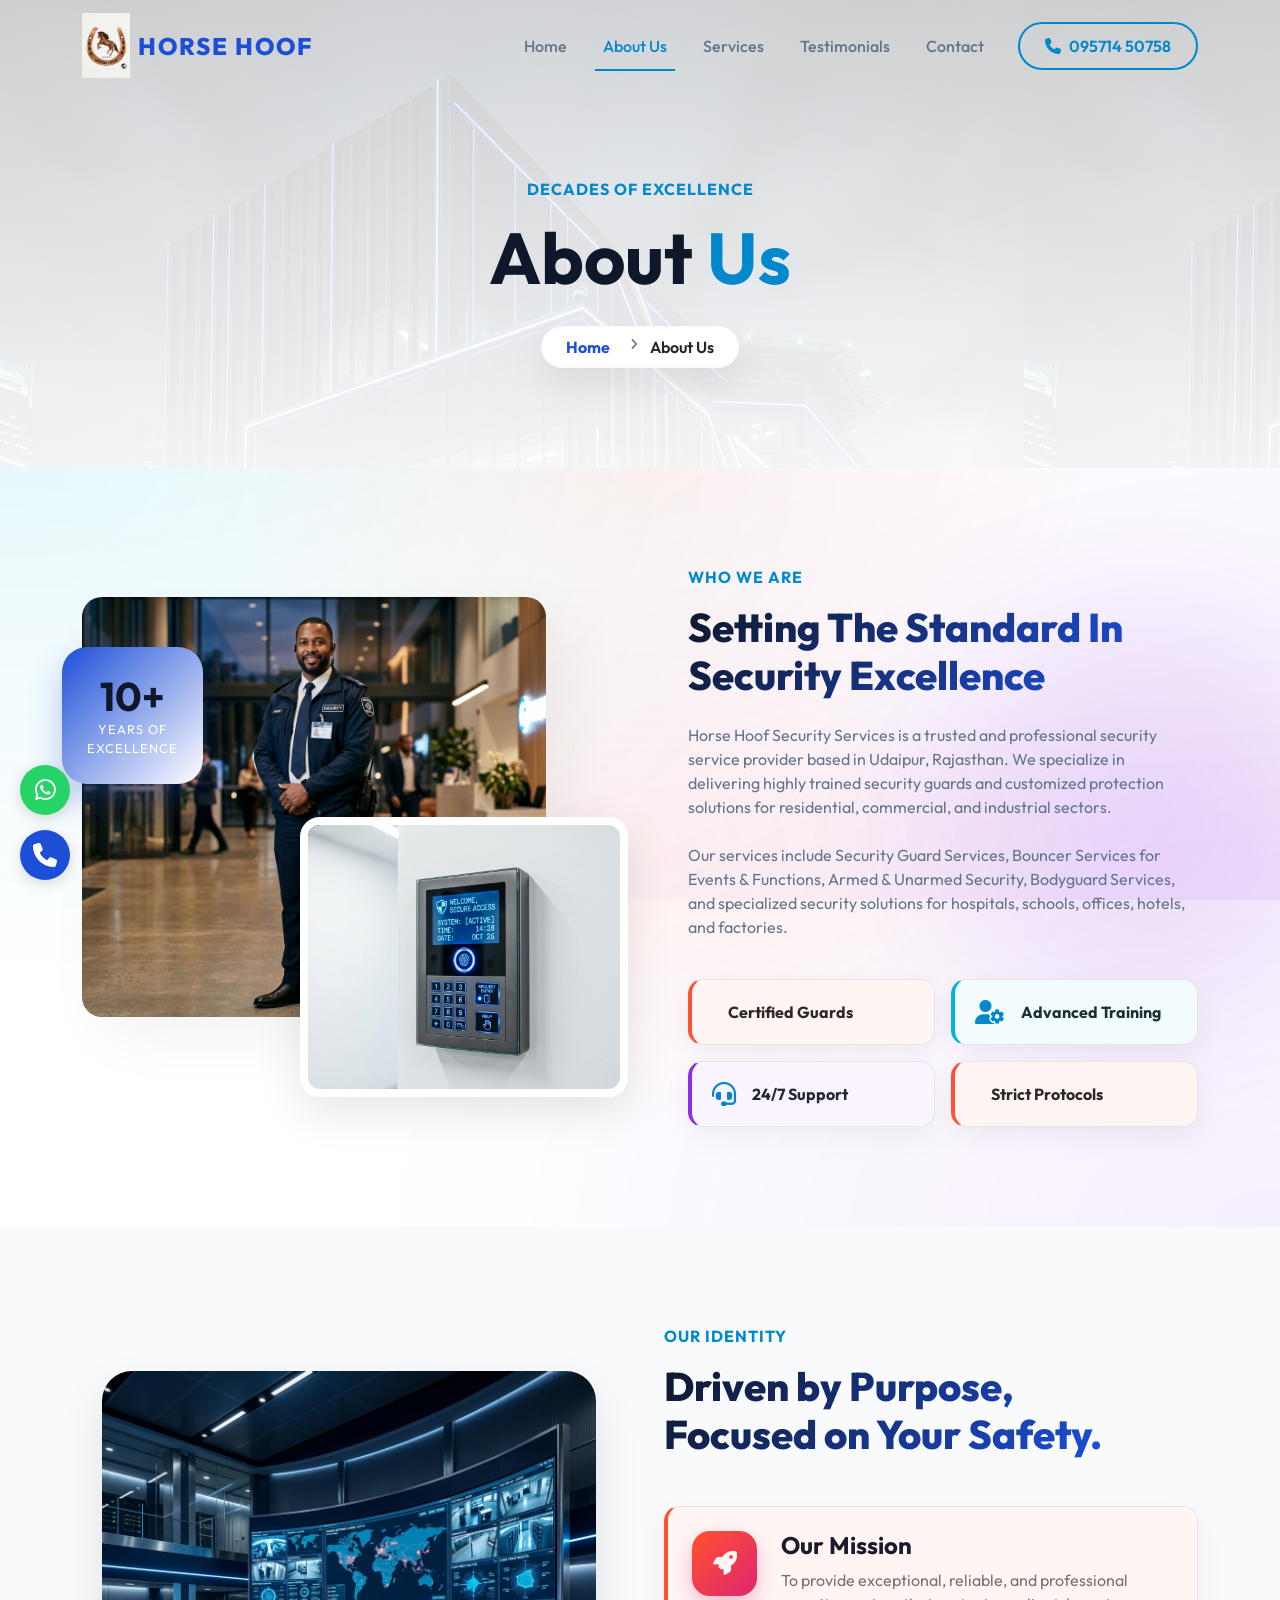
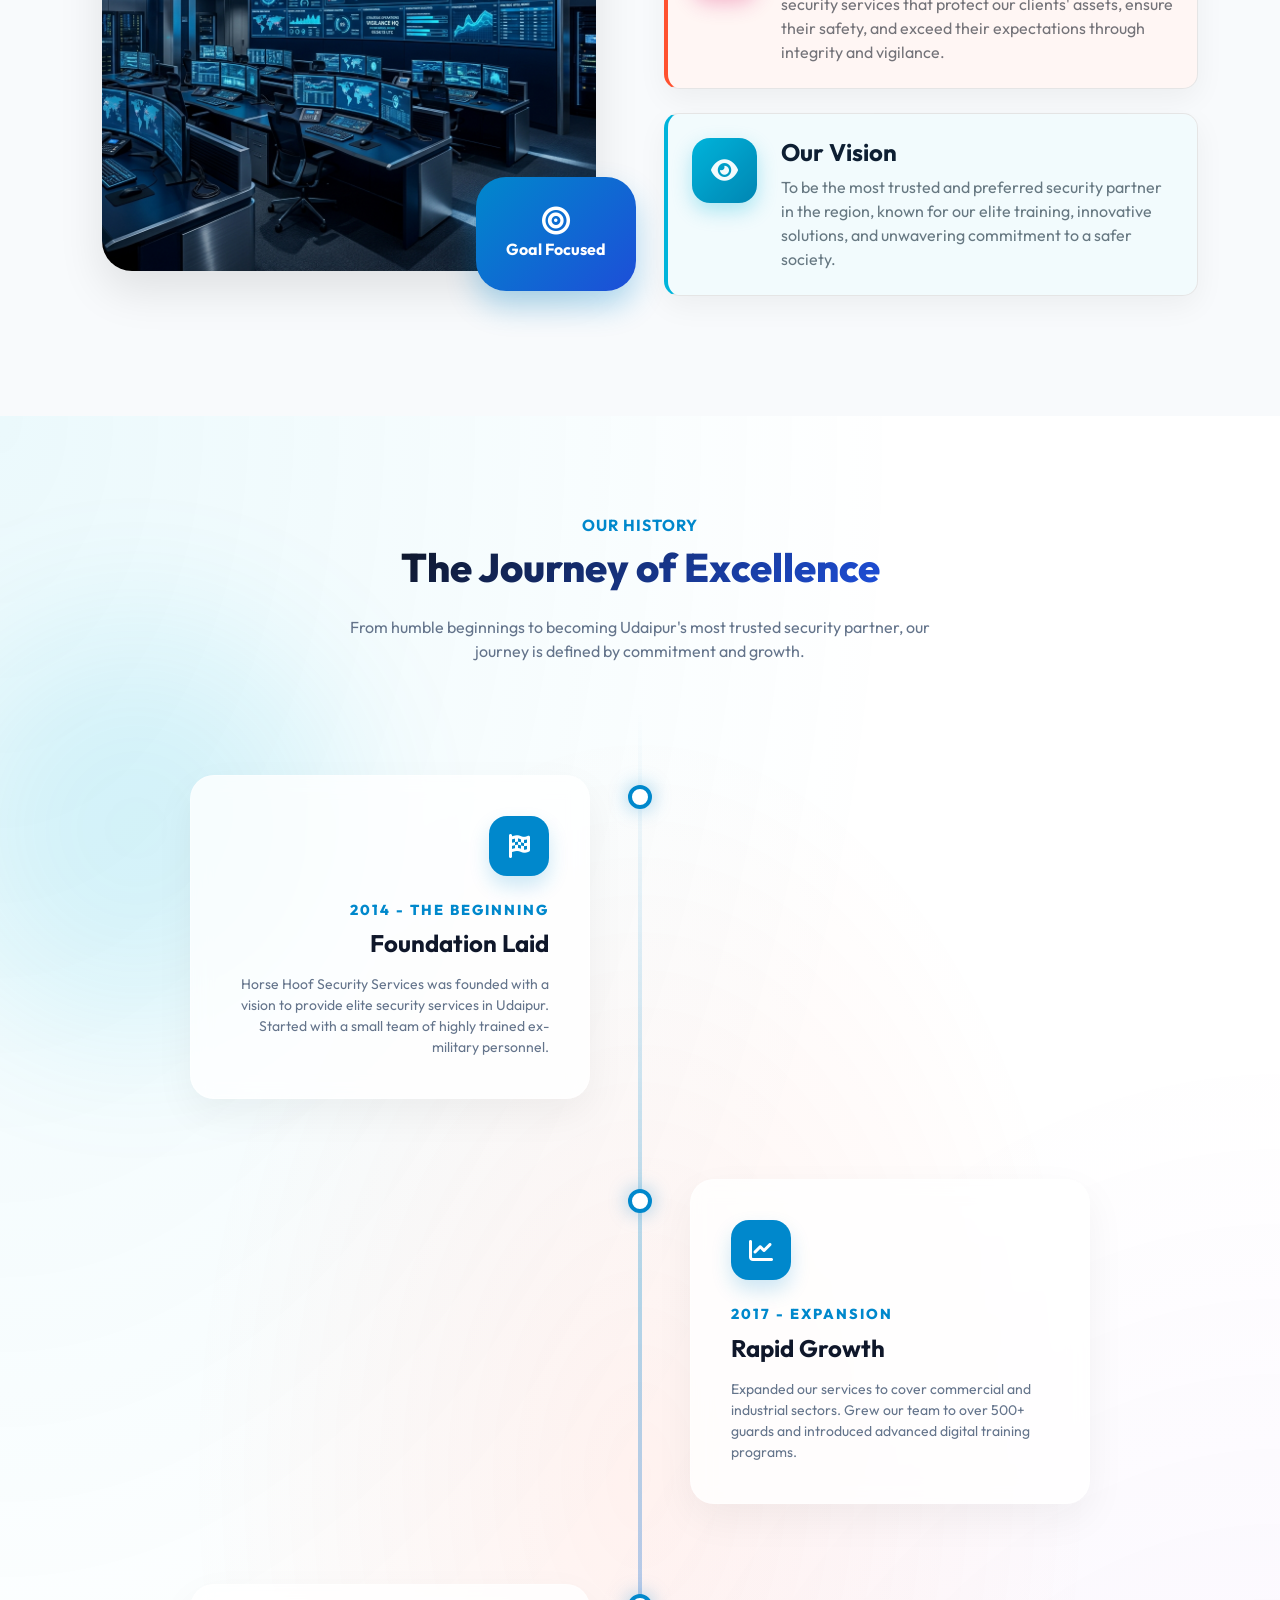
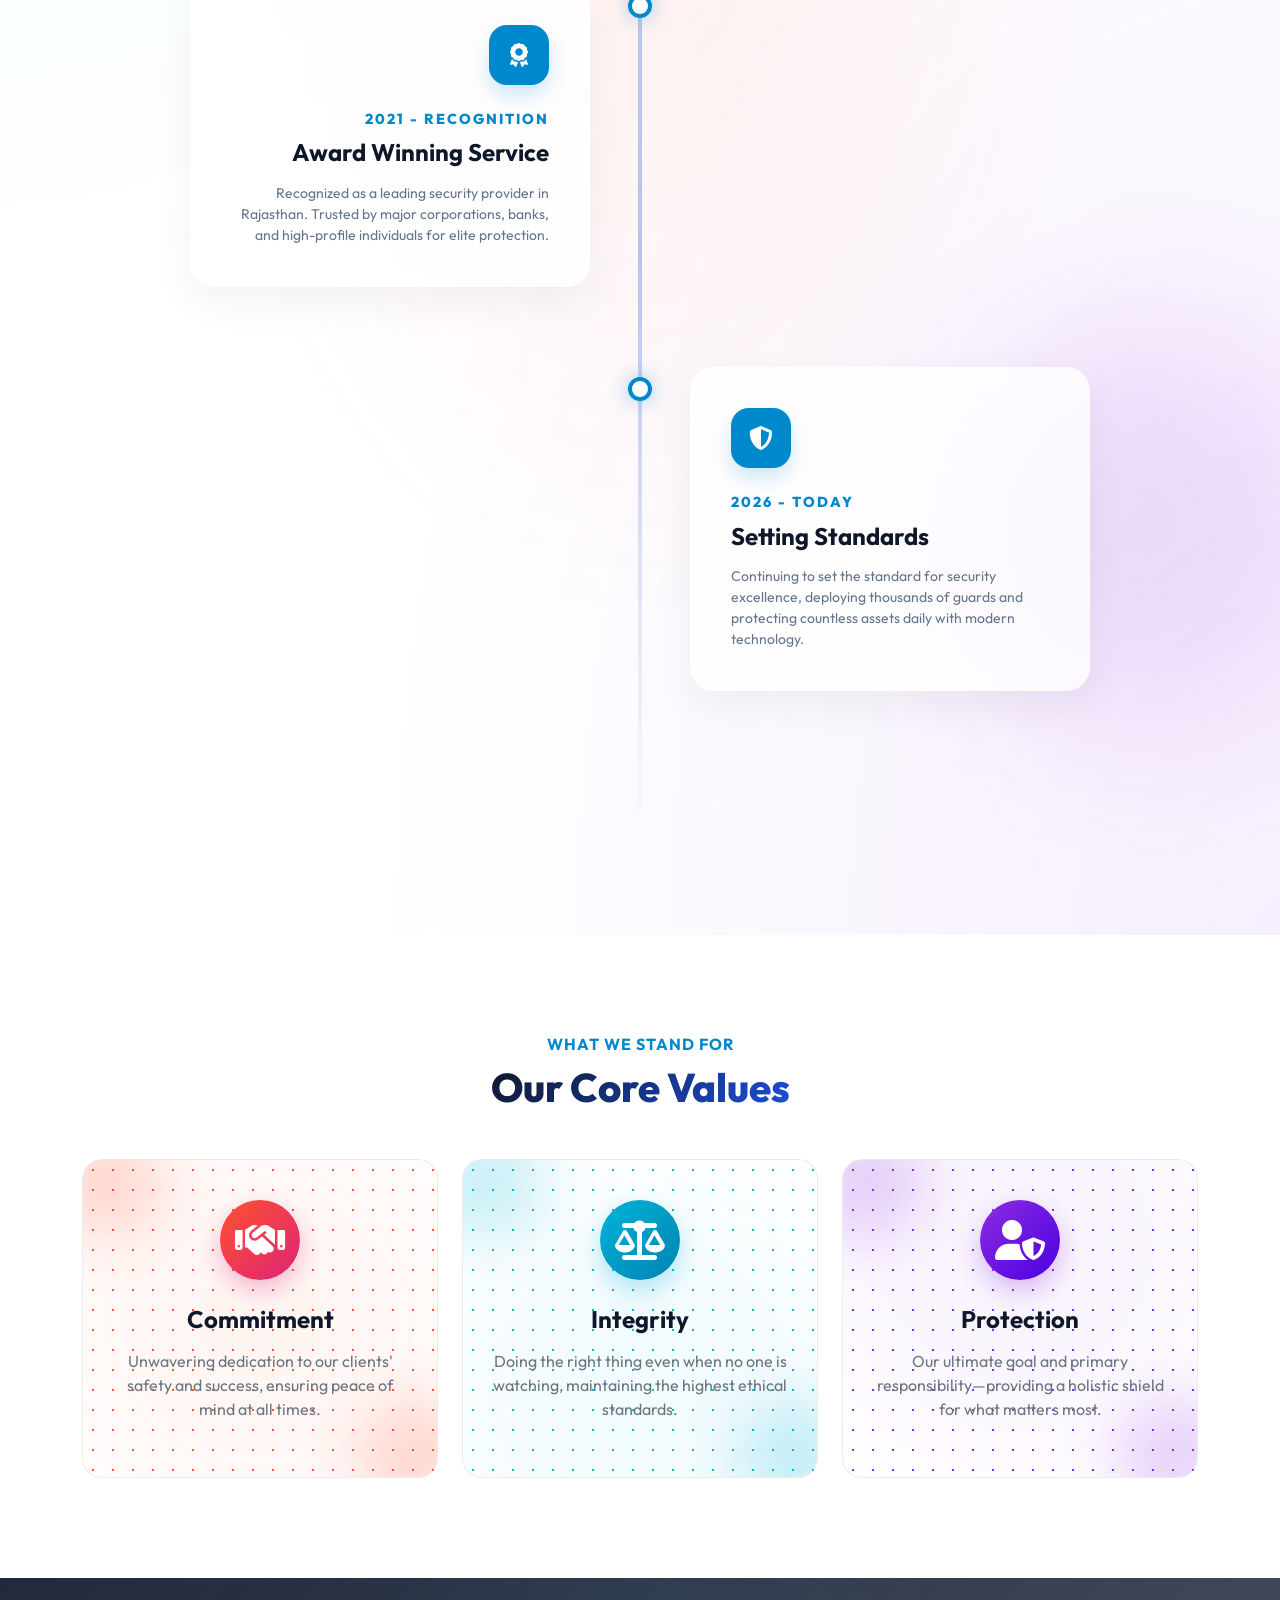
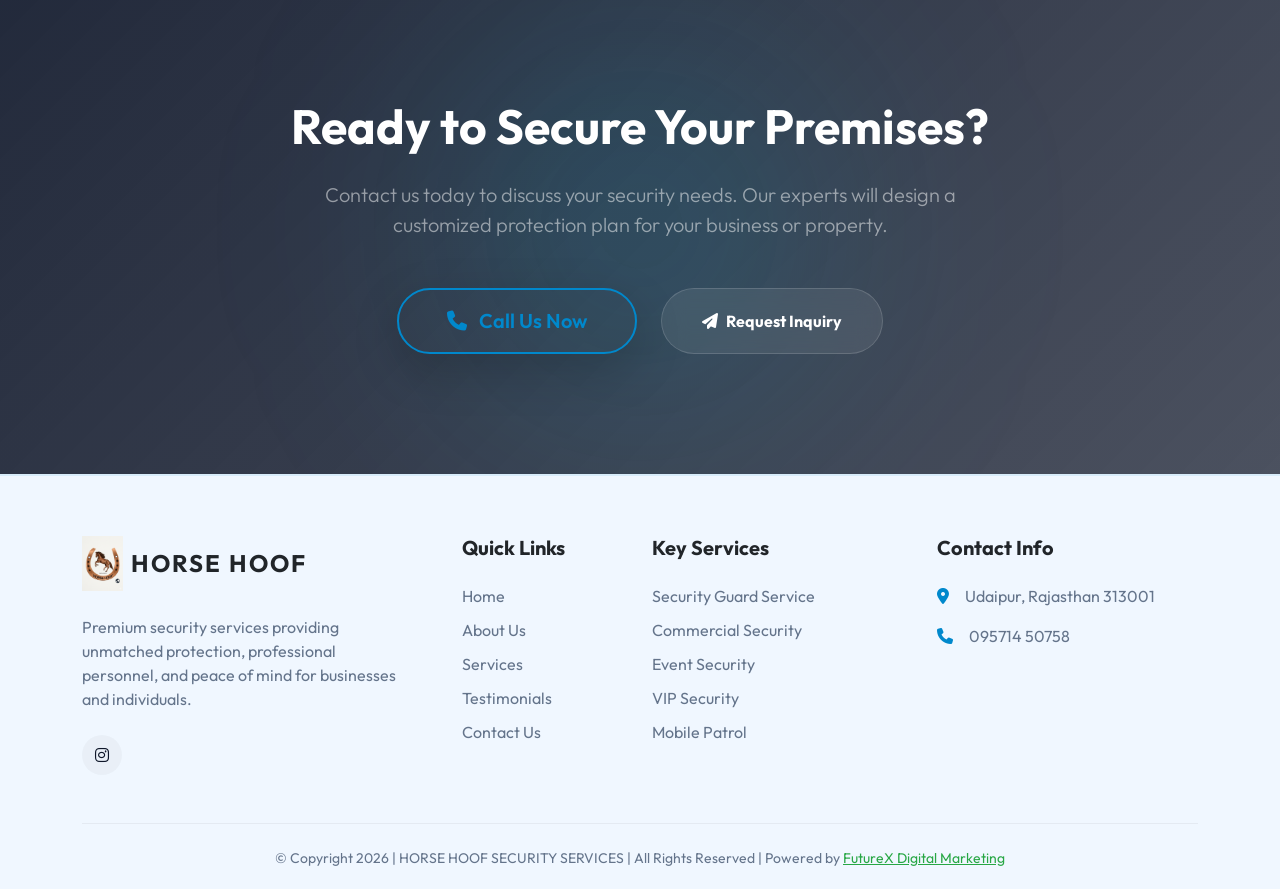
<file: about.html>
<!DOCTYPE html>
<html lang="en">
<head>
    <meta charset="UTF-8">
    <meta name="viewport" content="width=device-width, initial-scale=1.0">
    <meta name="theme-color" content="#0088cc">
    <meta name="description" content="Learn more about Horse Hoof Security Services, our mission, values, and our commitment to providing top-tier security personnel and protection in Udaipur.">
    <link rel="icon" type="image/png" href="assets/images/logo.png">
    <title>About Us | Horse Hoof Security Services</title>
    
    <link rel="preconnect" href="https://fonts.googleapis.com">
    <link rel="preconnect" href="https://fonts.gstatic.com" crossorigin>
    <link rel="dns-prefetch" href="https://fonts.googleapis.com">
    <link rel="dns-prefetch" href="https://cdn.jsdelivr.net">
    <link href="https://fonts.googleapis.com/css2?family=Inter:wght@300;400;500;600;700&family=Outfit:wght@400;600;700;800&display=swap" rel="stylesheet">
    <link href="https://cdn.jsdelivr.net/npm/bootstrap@5.3.2/dist/css/bootstrap.min.css" rel="stylesheet">
    <link rel="stylesheet" href="https://cdnjs.cloudflare.com/ajax/libs/font-awesome/6.5.1/css/all.min.css">
    <link href="https://unpkg.com/aos@2.3.1/dist/aos.css" rel="stylesheet">
    <link rel="stylesheet" href="css/style.css">
</head>
<body>

    <!-- Navbar -->
    <nav class="navbar navbar-expand-lg fixed-top navbar-light">
        <div class="container">
            <a class="navbar-brand d-flex align-items-center" href="index.html">
                <img src="assets/images/logo.png" alt="Horse Hoof Logo" class="logo-img me-2" loading="lazy">
                HORSE HOOF
            </a>
            <button class="navbar-toggler border-0" type="button" data-bs-toggle="collapse" data-bs-target="#navbarNav" aria-controls="navbarNav" aria-expanded="false" aria-label="Toggle navigation">
                <span class="navbar-toggler-icon"></span>
            </button>
            <div class="collapse navbar-collapse" id="navbarNav">
                <ul class="navbar-nav ms-auto align-items-center">
                    <li class="nav-item"><a class="nav-link" href="index.html">Home</a></li>
                    <li class="nav-item"><a class="nav-link active" href="about.html">About Us</a></li>
                    <li class="nav-item"><a class="nav-link" href="services.html">Services</a></li>
                    <li class="nav-item"><a class="nav-link" href="testimonials.html">Testimonials</a></li>
                    <li class="nav-item"><a class="nav-link" href="contact.html">Contact</a></li>
                    <li class="nav-item ms-lg-3 mt-3 mt-lg-0">
                        <a href="tel:09571450758" class="btn btn-neon rounded-pill">
                            <i class="fa-solid fa-phone me-2"></i>095714 50758
                        </a>
                    </li>
                </ul>
            </div>
        </div>
    </nav>

    <main id="page-content">
    <!-- Page Header -->
    <section class="inner-hero bg-mesh position-relative overflow-hidden" style="background-image: url('assets/images/hero_bg.png'); background-attachment: fixed;">
        <div class="inner-hero-overlay" style="background: linear-gradient(to bottom, rgba(255,255,255,0.8), rgba(255,255,255,0.95));"></div>
        <div class="vibrant-blob blob-cyan" style="top: -15%; left: -10%; width: 400px; height: 400px; opacity: 0.15;"></div>
        <div class="vibrant-blob blob-purple" style="bottom: -15%; right: -10%; width: 500px; height: 500px; opacity: 0.15;"></div>
        
        <div class="container hero-content text-center position-relative">
            <h6 class="text-neon text-uppercase fw-bold letter-spacing-1 mb-3" data-aos="fade-up">Decades of Excellence</h6>
            <h1 class="display-2 fw-bold mb-4" data-aos="fade-down">
                About <span class="text-neon">Us</span>
            </h1>
            <div class="d-inline-block" data-aos="fade-up" data-aos-delay="200">
                <nav aria-label="breadcrumb" class="glass-panel px-4 py-2 rounded-pill border-light">
                    <ol class="breadcrumb mb-0">
                        <li class="breadcrumb-item"><a href="index.html" class="text-royal text-decoration-none fw-bold">Home</a></li>
                        <li class="breadcrumb-item active text-dark fw-semibold" aria-current="page">About Us</li>
                    </ol>
                </nav>
            </div>
        </div>
    </section>

    <!-- Detailed Company Introduction -->
    <section class="section-padding bg-mesh position-relative overflow-hidden">
        <div class="vibrant-blob blob-purple" style="top: 20%; right: -5%;"></div>
        <div class="container">
            <div class="row align-items-center">
                <div class="col-lg-6 mb-5 mb-lg-0" data-aos="fade-right">
                    <div class="about-image-stack">
                        <div class="experience-badge-premium" data-aos="zoom-in" data-aos-delay="500">
                            <h3 class="fw-bold">10+</h3>
                            <p>Years of <br>Excellence</p>
                        </div>
                        <img src="assets/images/about_img.png" alt="Company Introduction" class="about-img-1">
                        <img src="assets/images/about_img_2.png" alt="Security Excellence" class="about-img-2" data-aos="fade-up" data-aos-delay="300">
                    </div>
                </div>
                <div class="col-lg-6 ps-lg-5" data-aos="fade-left">
                    <h6 class="text-neon text-uppercase fw-bold letter-spacing-1 mb-3">Who We Are</h6>
                    <h2 class="section-title mb-4">Setting The Standard In <br>Security Excellence</h2>
                    <p class="text-silver mb-4">Horse Hoof Security Services is a trusted and professional security service provider based in Udaipur, Rajasthan. We specialize in delivering highly trained security guards and customized protection solutions for residential, commercial, and industrial sectors.</p>
                    <p class="text-silver mb-4">Our services include Security Guard Services, Bouncer Services for Events & Functions, Armed & Unarmed Security, Bodyguard Services, and specialized security solutions for hospitals, schools, offices, hotels, and factories.</p>
                    
                    <div class="row g-3 mt-2">
                        <div class="col-sm-6">
                            <div class="about-feature-box feature-variant-1 d-flex align-items-center mb-0">
                                <i class="fa-solid fa-shield-check text-neon me-3 fs-4"></i>
                                <span class="fw-bold text-dark">Certified Guards</span>
                            </div>
                        </div>
                        <div class="col-sm-6">
                            <div class="about-feature-box feature-variant-2 d-flex align-items-center mb-0">
                                <i class="fa-solid fa-user-gear text-neon me-3 fs-4"></i>
                                <span class="fw-bold text-dark">Advanced Training</span>
                            </div>
                        </div>
                        <div class="col-sm-6">
                            <div class="about-feature-box feature-variant-3 d-flex align-items-center mb-0">
                                <i class="fa-solid fa-headset text-neon me-3 fs-4"></i>
                                <span class="fw-bold text-dark">24/7 Support</span>
                            </div>
                        </div>
                        <div class="col-sm-6">
                            <div class="about-feature-box feature-variant-1 d-flex align-items-center mb-0">
                                <i class="fa-solid fa-lock-hashtag text-neon me-3 fs-4"></i>
                                <span class="fw-bold text-dark">Strict Protocols</span>
                            </div>
                        </div>
                    </div>
                </div>
            </div>
        </div>
    </section>

    <!-- Mission & Vision Section -->
    <section class="section-padding bg-darker overflow-hidden">
        <div class="container">
            <div class="row g-5 align-items-center">
                <div class="col-lg-6" data-aos="fade-right">
                    <div class="mission-vision-img-stack">
                        <img src="assets/images/mission_vision.png" alt="Mission & Vision" class="mv-img-1">
                        <div class="experience-badge-mini" data-aos="zoom-in" data-aos-delay="400">
                            <i class="fa-solid fa-bullseye fs-3"></i>
                            <p class="mb-0 fw-bold">Goal Focused</p>
                        </div>
                    </div>
                </div>
                <div class="col-lg-6" data-aos="fade-left">
                    <div class="mb-4">
                        <h6 class="text-neon text-uppercase fw-bold letter-spacing-1 mb-3">Our Identity</h6>
                        <h2 class="section-title mb-4 text-start">Driven by Purpose, <br>Focused on Your Safety.</h2>
                    </div>
                    
                    <div class="mission-vision-cards">
                        <div class="about-feature-box feature-variant-1 mb-4 p-4">
                            <div class="d-flex align-items-start">
                                <div class="icon-box-vibrant me-4">
                                    <i class="fa-solid fa-rocket"></i>
                                </div>
                                <div>
                                    <h4 class="fw-bold mb-2">Our Mission</h4>
                                    <p class="text-secondary mb-0">To provide exceptional, reliable, and professional security services that protect our clients' assets, ensure their safety, and exceed their expectations through integrity and vigilance.</p>
                                </div>
                            </div>
                        </div>
                        
                        <div class="about-feature-box feature-variant-2 p-4">
                            <div class="d-flex align-items-start">
                                <div class="icon-box-vibrant me-4">
                                    <i class="fa-solid fa-eye"></i>
                                </div>
                                <div>
                                    <h4 class="fw-bold mb-2">Our Vision</h4>
                                    <p class="text-secondary mb-0">To be the most trusted and preferred security partner in the region, known for our elite training, innovative solutions, and unwavering commitment to a safer society.</p>
                                </div>
                            </div>
                        </div>
                    </div>
                </div>
            </div>
        </div>
    </section>

    <!-- Timeline / Journey Section -->
    <section class="section-padding bg-mesh position-relative overflow-hidden">
        <div class="vibrant-blob blob-cyan" style="top: 10%; left: -5%;"></div>
        <div class="vibrant-blob blob-purple" style="bottom: 10%; right: -5%;"></div>
        <div class="container">
            <div class="text-center mb-5" data-aos="fade-up">
                <h6 class="text-neon text-uppercase fw-bold letter-spacing-1">Our History</h6>
                <h2 class="section-title">The Journey of Excellence</h2>
                <p class="text-silver mx-auto" style="max-width: 600px;">From humble beginnings to becoming Udaipur's most trusted security partner, our journey is defined by commitment and growth.</p>
            </div>
            <div class="timeline">
                <div class="timeline-item" data-aos="fade-right">
                    <div class="timeline-dot"></div>
                    <div class="timeline-content">
                        <div class="timeline-icon">
                            <i class="fa-solid fa-flag-checkered"></i>
                        </div>
                        <span class="timeline-year">2014 - The Beginning</span>
                        <h4 class="fw-bold mb-3">Foundation Laid</h4>
                        <p class="text-silver small mb-0">Horse Hoof Security Services was founded with a vision to provide elite security services in Udaipur. Started with a small team of highly trained ex-military personnel.</p>
                    </div>
                </div>
                <div class="timeline-item" data-aos="fade-left">
                    <div class="timeline-dot"></div>
                    <div class="timeline-content">
                        <div class="timeline-icon">
                            <i class="fa-solid fa-chart-line"></i>
                        </div>
                        <span class="timeline-year">2017 - Expansion</span>
                        <h4 class="fw-bold mb-3">Rapid Growth</h4>
                        <p class="text-silver small mb-0">Expanded our services to cover commercial and industrial sectors. Grew our team to over 500+ guards and introduced advanced digital training programs.</p>
                    </div>
                </div>
                <div class="timeline-item" data-aos="fade-right">
                    <div class="timeline-dot"></div>
                    <div class="timeline-content">
                        <div class="timeline-icon">
                            <i class="fa-solid fa-award"></i>
                        </div>
                        <span class="timeline-year">2021 - Recognition</span>
                        <h4 class="fw-bold mb-3">Award Winning Service</h4>
                        <p class="text-silver small mb-0">Recognized as a leading security provider in Rajasthan. Trusted by major corporations, banks, and high-profile individuals for elite protection.</p>
                    </div>
                </div>
                <div class="timeline-item" data-aos="fade-left">
                    <div class="timeline-dot"></div>
                    <div class="timeline-content">
                        <div class="timeline-icon">
                            <i class="fa-solid fa-shield-halved"></i>
                        </div>
                        <span class="timeline-year">2026 - Today</span>
                        <h4 class="fw-bold mb-3">Setting Standards</h4>
                        <p class="text-silver small mb-0">Continuing to set the standard for security excellence, deploying thousands of guards and protecting countless assets daily with modern technology.</p>
                    </div>
                </div>
            </div>
        </div>
    </section>

    <!-- Company Values -->
    <section class="section-padding">
        <div class="container text-center">
            <h6 class="text-neon text-uppercase fw-bold letter-spacing-1">What We Stand For</h6>
            <h2 class="section-title mb-5">Our Core Values</h2>
            <div class="row g-4">
                <div class="col-md-4" data-aos="zoom-in" data-aos-delay="100">
                    <div class="value-card value-v1">
                        <div class="vibrant-blob blob-orange" style="opacity: 0.05;"></div>
                        <div class="value-icon">
                            <i class="fa-solid fa-handshake"></i>
                        </div>
                        <h4 class="fw-bold mb-3">Commitment</h4>
                        <p class="text-secondary">Unwavering dedication to our clients' safety and success, ensuring peace of mind at all times.</p>
                    </div>
                </div>
                <div class="col-md-4" data-aos="zoom-in" data-aos-delay="200">
                    <div class="value-card value-v2">
                        <div class="vibrant-blob blob-cyan" style="opacity: 0.05;"></div>
                        <div class="value-icon">
                            <i class="fa-solid fa-scale-balanced"></i>
                        </div>
                        <h4 class="fw-bold mb-3">Integrity</h4>
                        <p class="text-secondary">Doing the right thing even when no one is watching, maintaining the highest ethical standards.</p>
                    </div>
                </div>
                <div class="col-md-4" data-aos="zoom-in" data-aos-delay="300">
                    <div class="value-card value-v3">
                        <div class="vibrant-blob blob-purple" style="opacity: 0.05;"></div>
                        <div class="value-icon">
                            <i class="fa-solid fa-user-shield"></i>
                        </div>
                        <h4 class="fw-bold mb-3">Protection</h4>
                        <p class="text-secondary">Our ultimate goal and primary responsibility—providing a holistic shield for what matters most.</p>
                    </div>
                </div>
            </div>
        </div>
    </section>

    <!-- CTA Premium Section -->
    <section class="cta-premium">
        <div class="cta-glow"></div>
        <div class="container text-center" data-aos="zoom-in">
            <h2 class="text-white fw-bold mb-4 display-5">Ready to Secure Your Premises?</h2>
            <p class="text-white-50 lead mb-5 mx-auto" style="max-width: 700px;">Contact us today to discuss your security needs. Our experts will design a customized protection plan for your business or property.</p>
            <div class="d-flex justify-content-center gap-4 flex-wrap">
                <a href="tel:09571450758" class="btn btn-neon btn-lg px-5 py-3 rounded-pill shadow-lg">
                    <i class="fa-solid fa-phone me-2"></i> Call Us Now
                </a>
                <a href="contact.html" class="btn-glass-premium">
                    <i class="fa-solid fa-paper-plane me-2"></i> Request Inquiry
                </a>
            </div>
        </div>
    </section>

    <!-- Footer -->
    <footer>
        <div class="vibrant-blob blob-cyan" style="bottom: -15%; left: -10%; opacity: 0.1;"></div>
        <div class="vibrant-blob blob-purple" style="top: -15%; right: -10%; opacity: 0.1;"></div>
        <div class="container">
            <div class="row g-4 mb-5">
                <div class="col-lg-4 col-md-6">
                    <a class="navbar-brand d-flex align-items-center mb-4" href="index.html">
                        <img src="assets/images/logo.png" alt="Horse Hoof Logo" class="logo-img me-2" style="height: 55px;">
                        <span class="fs-4 fw-bold text-dark">HORSE HOOF</span>
                    </a>
                    <p class="text-silver pe-lg-4">Premium security services providing unmatched protection, professional personnel, and peace of mind for businesses and individuals.</p>
                    <div class="d-flex mt-4">
                        <a href="https://www.instagram.com/horse_hoof_security__?igsh=MWZkdng3MTlmZWU0cg%3D%3D" target="_blank" class="social-icon"><i class="fa-brands fa-instagram"></i></a>
                    </div>
                </div>
                <div class="col-lg-2 col-md-6">
                    <h5 class="text-dark fw-bold mb-4">Quick Links</h5>
                    <div class="footer-links">
                        <a href="index.html">Home</a>
                        <a href="about.html">About Us</a>
                        <a href="services.html">Services</a>
                        <a href="testimonials.html">Testimonials</a>
                        <a href="contact.html">Contact Us</a>
                    </div>
                </div>
                <div class="col-lg-3 col-md-6">
                    <h5 class="text-dark fw-bold mb-4">Key Services</h5>
                    <div class="footer-links">
                        <a href="services.html">Security Guard Service</a>
                        <a href="services.html">Commercial Security</a>
                        <a href="services.html">Event Security</a>
                        <a href="services.html">VIP Security</a>
                        <a href="services.html">Mobile Patrol</a>
                    </div>
                </div>
                <div class="col-lg-3 col-md-6">
                    <h5 class="text-dark fw-bold mb-4">Contact Info</h5>
                    <ul class="list-unstyled text-silver">
                        <li class="mb-3 d-flex align-items-start"><i class="fa-solid fa-location-dot mt-1 me-3 text-neon"></i><span>Udaipur, Rajasthan 313001</span></li>
                        <li class="mb-3 d-flex align-items-start"><i class="fa-solid fa-phone mt-1 me-3 text-neon"></i><span>095714 50758</span></li>
                    </ul>
                </div>
            </div>
            <div class="text-center pt-4 border-top" style="border-color: rgba(0,0,0,0.05) !important;">
                <p class="text-silver mb-0 small">©️ Copyright 2026 | <a href="index.html" class="text-decoration-none" style="color: inherit;">HORSE HOOF SECURITY SERVICES</a> | All Rights Reserved | Powered by <a href="https://www.futurexdigitalmarketing.com/" target="_blank" rel="noopener" style="color: #28a745;"> FutureX Digital Marketing</a></p>
            </div>
        </div>
    </footer>

    </main>

    <!-- Floating Buttons -->
    <div class="floating-btns">
        <a href="https://wa.me/919571450758" class="float-btn float-whatsapp" target="_blank"><i class="fa-brands fa-whatsapp"></i></a>
        <a href="tel:09571450758" class="float-btn float-call"><i class="fa-solid fa-phone"></i></a>
    </div>
    <a href="#" class="scroll-top"><i class="fa-solid fa-arrow-up"></i></a>

    <!-- Scripts -->
    <script src="https://cdn.jsdelivr.net/npm/bootstrap@5.3.2/dist/js/bootstrap.bundle.min.js"></script>
    <script src="https://unpkg.com/aos@2.3.1/dist/aos.js"></script>
    <script src="js/main.js"></script>
    <script src="js/ajax-nav.js"></script>
</body>
</html>
</file>
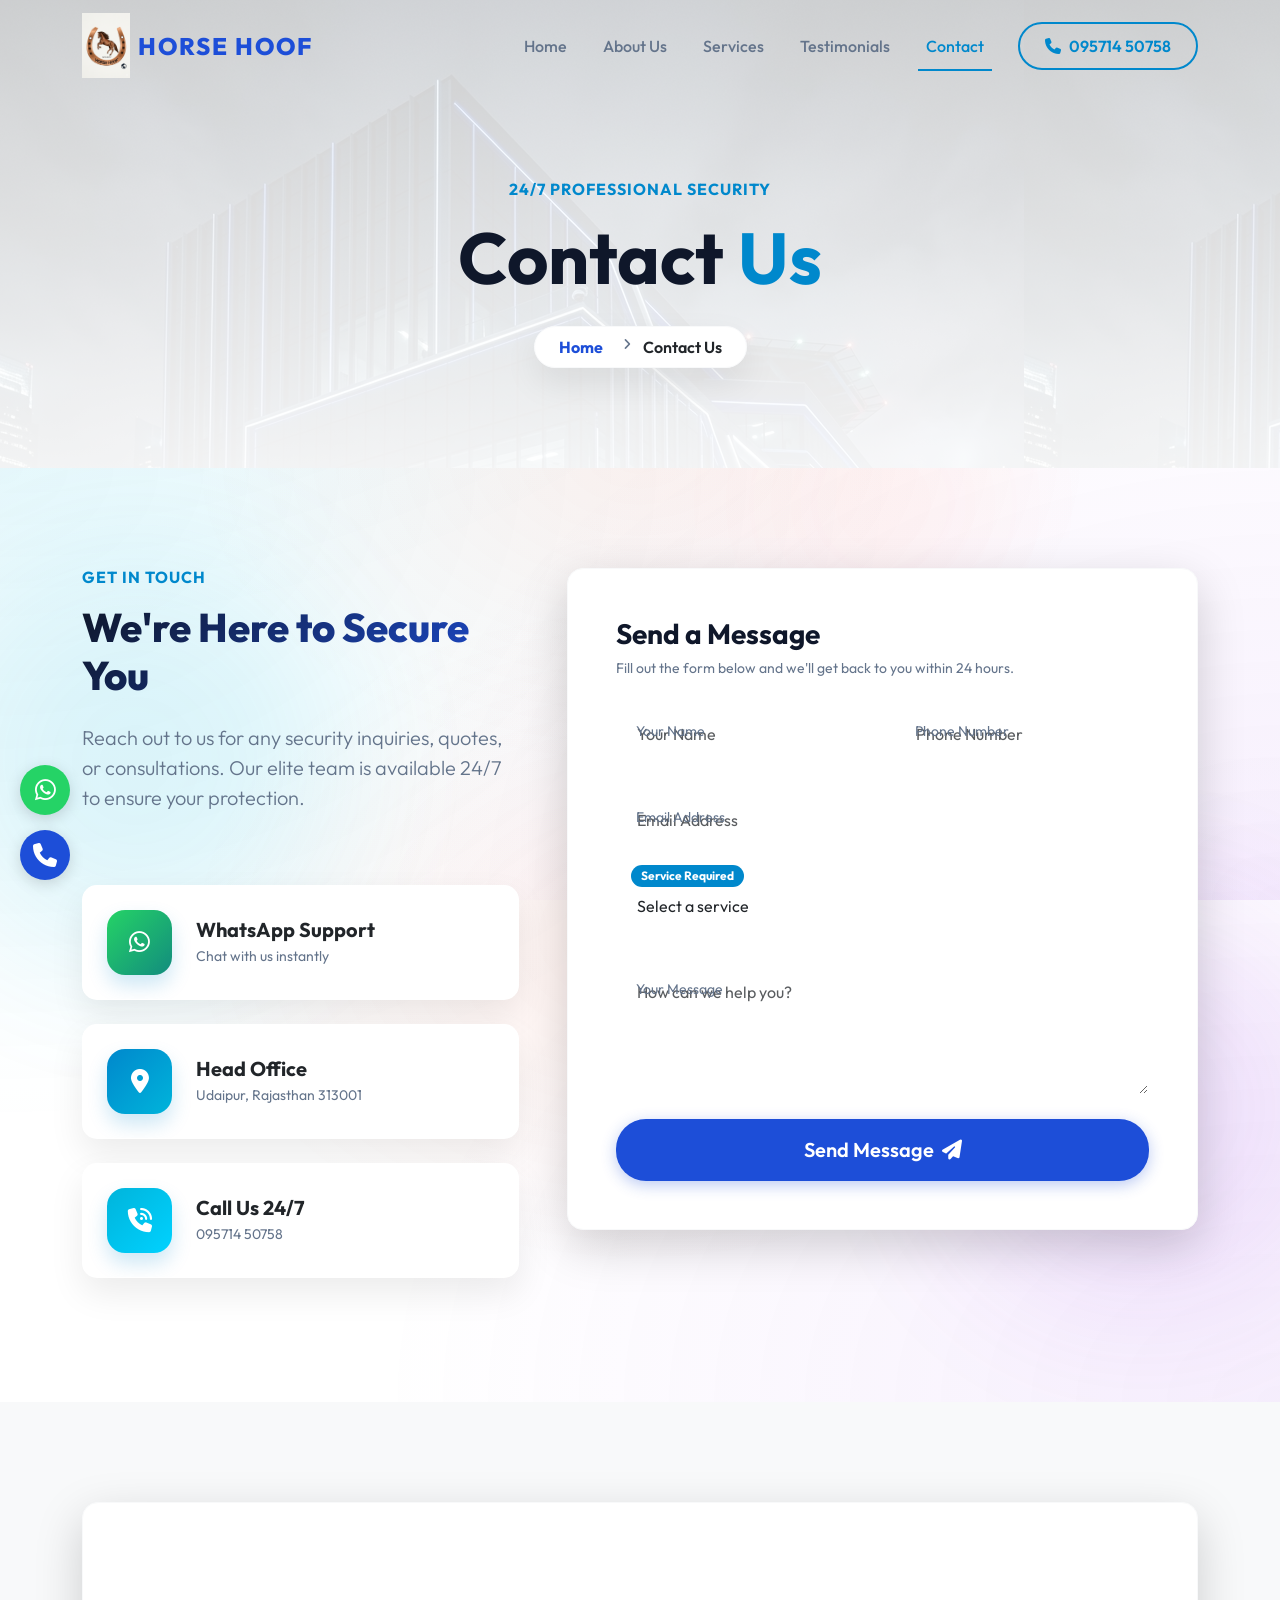
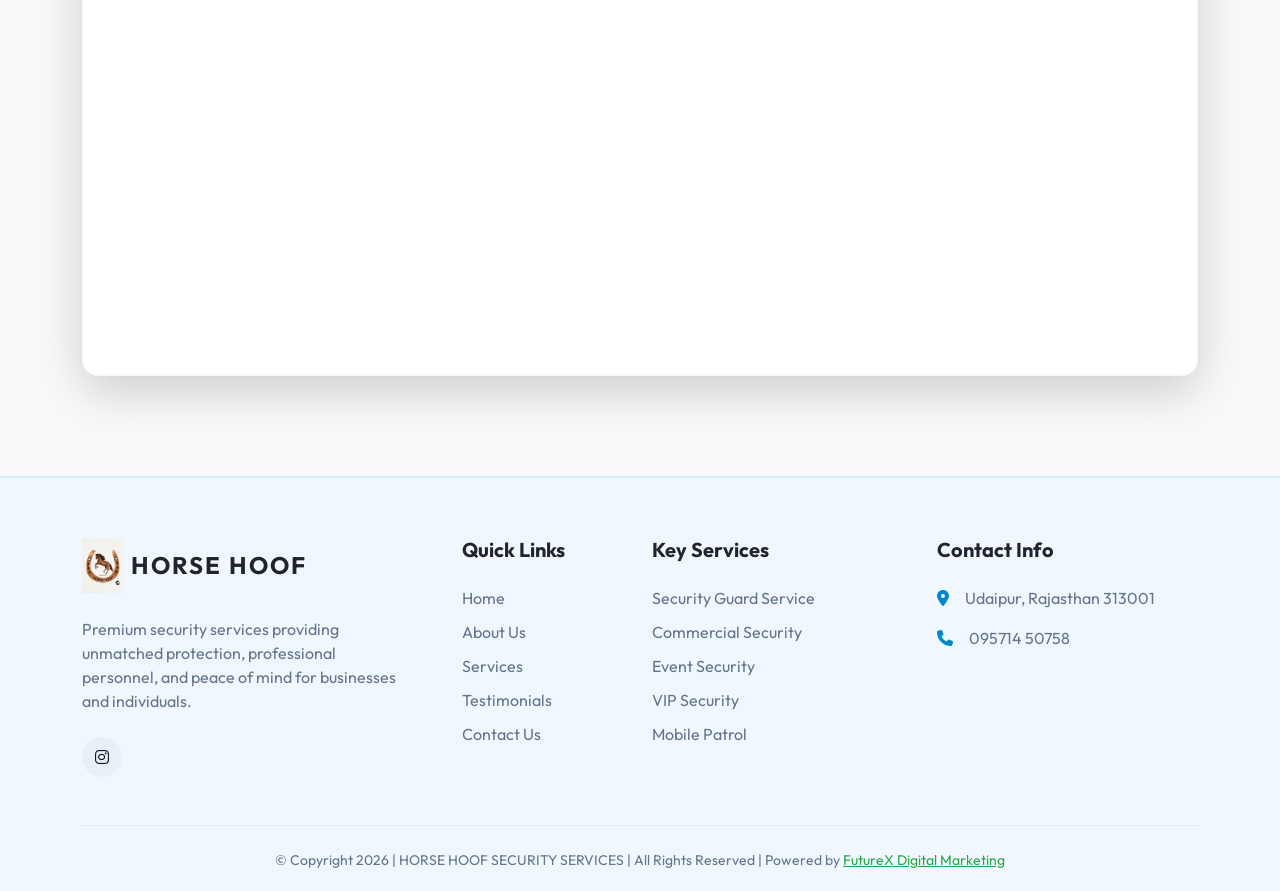
<file: contact.html>
<!DOCTYPE html>
<html lang="en">
<head>
    <meta charset="UTF-8">
    <meta name="viewport" content="width=device-width, initial-scale=1.0">
    <meta name="theme-color" content="#0088cc">
    <meta name="description" content="Contact Horse Hoof Security Services for professional security consultations, quotes, or 24/7 protection services in Udaipur. Reach out to our elite team today.">
    <link rel="icon" type="image/png" href="assets/images/logo.png">
    <title>Contact Us | Get a Quote | Horse Hoof Security Services</title>
    
    <link rel="preconnect" href="https://fonts.googleapis.com">
    <link rel="preconnect" href="https://fonts.gstatic.com" crossorigin>
    <link rel="dns-prefetch" href="https://fonts.googleapis.com">
    <link rel="dns-prefetch" href="https://cdn.jsdelivr.net">
    <link href="https://fonts.googleapis.com/css2?family=Inter:wght@300;400;500;600;700&family=Outfit:wght@400;600;700;800&display=swap" rel="stylesheet">
    <link href="https://cdn.jsdelivr.net/npm/bootstrap@5.3.2/dist/css/bootstrap.min.css" rel="stylesheet">
    <link rel="stylesheet" href="https://cdnjs.cloudflare.com/ajax/libs/font-awesome/6.5.1/css/all.min.css">
    <link href="https://unpkg.com/aos@2.3.1/dist/aos.css" rel="stylesheet">
    <link rel="stylesheet" href="css/style.css">
</head>
<body>

    <!-- Navbar -->
    <nav class="navbar navbar-expand-lg fixed-top navbar-light">
        <div class="container">
            <a class="navbar-brand d-flex align-items-center" href="index.html">
                <img src="assets/images/logo.png" alt="Horse Hoof Logo" class="logo-img me-2" loading="lazy">
                HORSE HOOF
            </a>
            <button class="navbar-toggler border-0" type="button" data-bs-toggle="collapse" data-bs-target="#navbarNav" aria-controls="navbarNav">
                <span class="navbar-toggler-icon"></span>
            </button>
            <div class="collapse navbar-collapse" id="navbarNav">
                <ul class="navbar-nav ms-auto align-items-center">
                    <li class="nav-item"><a class="nav-link" href="index.html">Home</a></li>
                    <li class="nav-item"><a class="nav-link" href="about.html">About Us</a></li>
                    <li class="nav-item"><a class="nav-link" href="services.html">Services</a></li>
                    <li class="nav-item"><a class="nav-link" href="testimonials.html">Testimonials</a></li>
                    <li class="nav-item"><a class="nav-link active" href="contact.html">Contact</a></li>
                    <li class="nav-item ms-lg-3 mt-3 mt-lg-0">
                        <a href="tel:09571450758" class="btn btn-neon rounded-pill">
                            <i class="fa-solid fa-phone me-2"></i>095714 50758
                        </a>
                    </li>
                </ul>
            </div>
        </div>
    </nav>

    <main id="page-content">
    <!-- Page Header -->
    <section class="inner-hero bg-mesh position-relative overflow-hidden" style="background-image: url('assets/images/hero_bg.png'); background-attachment: fixed;">
        <div class="inner-hero-overlay" style="background: linear-gradient(to bottom, rgba(255,255,255,0.8), rgba(255,255,255,0.95));"></div>
        <div class="vibrant-blob blob-cyan" style="top: -15%; left: -10%; width: 400px; height: 400px; opacity: 0.15;"></div>
        <div class="vibrant-blob blob-purple" style="bottom: -15%; right: -10%; width: 500px; height: 500px; opacity: 0.15;"></div>
        
        <div class="container hero-content text-center position-relative">
            <h6 class="text-neon text-uppercase fw-bold letter-spacing-1 mb-3" data-aos="fade-up">24/7 Professional Security</h6>
            <h1 class="display-2 fw-bold mb-4" data-aos="fade-down">
                Contact <span class="text-neon">Us</span>
            </h1>
            <div class="d-inline-block" data-aos="fade-up" data-aos-delay="200">
                <nav aria-label="breadcrumb" class="glass-panel px-4 py-2 rounded-pill border-light">
                    <ol class="breadcrumb mb-0">
                        <li class="breadcrumb-item"><a href="index.html" class="text-royal text-decoration-none fw-bold">Home</a></li>
                        <li class="breadcrumb-item active text-dark fw-semibold" aria-current="page">Contact Us</li>
                    </ol>
                </nav>
            </div>
        </div>
    </section>

    <!-- Contact Section -->
    <section class="section-padding bg-mesh position-relative overflow-hidden">
        <div class="vibrant-blob blob-cyan" style="top: 10%; left: -5%; opacity: 0.1;"></div>
        <div class="vibrant-blob blob-purple" style="bottom: 10%; right: -5%; opacity: 0.1;"></div>
        
        <div class="container">
            <div class="row g-5 align-items-stretch">
                
                <!-- Contact Info Cards -->
                <div class="col-lg-5" data-aos="fade-right">
                    <div class="contact-info-wrapper h-100 d-flex flex-column">
                        <div class="mb-5">
                            <h6 class="text-neon text-uppercase fw-bold letter-spacing-1 mb-3">Get In Touch</h6>
                            <h2 class="section-title mb-4">We're Here to <span class="text-neon">Secure</span> You</h2>
                            <p class="text-silver lead mb-0">Reach out to us for any security inquiries, quotes, or consultations. Our elite team is available 24/7 to ensure your protection.</p>
                        </div>
                        
                        <div class="contact-info-cards mt-4">
                            <a href="https://wa.me/919571450758" target="_blank" class="text-decoration-none d-block mb-4" data-aos="fade-up" data-aos-delay="100">
                                <div class="glass-card contact-card p-4 d-flex align-items-center border-neon-hover">
                                    <div class="icon-box-vibrant icon-variant-3 me-4" style="background: linear-gradient(135deg, #25D366, #128C7E);">
                                        <i class="fa-brands fa-whatsapp"></i>
                                    </div>
                                    <div>
                                        <h5 class="fw-bold mb-1 text-dark">WhatsApp Support</h5>
                                        <p class="text-silver small mb-0">Chat with us instantly</p>
                                    </div>
                                </div>
                            </a>

                            <div class="glass-card contact-card mb-4 p-4 d-flex align-items-center" data-aos="fade-up" data-aos-delay="200">
                                <div class="icon-box-vibrant me-4">
                                    <i class="fa-solid fa-location-dot"></i>
                                </div>
                                <div>
                                    <h5 class="fw-bold mb-1 text-dark">Head Office</h5>
                                    <p class="text-silver small mb-0">Udaipur, Rajasthan 313001</p>
                                </div>
                            </div>
                            
                            <a href="tel:09571450758" class="text-decoration-none d-block mb-4" data-aos="fade-up" data-aos-delay="300">
                                <div class="glass-card contact-card p-4 d-flex align-items-center border-neon-hover">
                                    <div class="icon-box-vibrant icon-variant-2 me-4">
                                        <i class="fa-solid fa-phone-volume"></i>
                                    </div>
                                    <div>
                                        <h5 class="fw-bold mb-1 text-dark">Call Us 24/7</h5>
                                        <p class="text-silver small mb-0">095714 50758</p>
                                    </div>
                                </div>
                            </a>
                        </div>
                    </div>
                </div>
                
                <!-- Contact Form -->
                <div class="col-lg-7" data-aos="fade-left">
                    <div class="glass-panel p-4 p-md-5 rounded-4 shadow-lg border-light position-relative">
                        <div class="vibrant-blob blob-orange" style="top: -10%; right: -10%; opacity: 0.05; width: 200px; height: 200px;"></div>
                        
                        <div class="mb-4">
                            <h3 class="fw-bold mb-2">Send a Message</h3>
                            <p class="text-silver small">Fill out the form below and we'll get back to you within 24 hours.</p>
                        </div>
                        
                        <form id="contactForm" class="needs-validation" novalidate>
                            <div class="row g-4">
                                <div class="col-md-6">
                                    <div class="form-floating-custom">
                                        <input type="text" class="form-control glass-input" id="nameInput" placeholder="Your Name" required>
                                        <label for="nameInput" class="text-silver small">Your Name</label>
                                    </div>
                                </div>
                                <div class="col-md-6">
                                    <div class="form-floating-custom">
                                        <input type="tel" class="form-control glass-input" id="phoneInput" placeholder="Phone Number" required>
                                        <label for="phoneInput" class="text-silver small">Phone Number</label>
                                    </div>
                                </div>
                                <div class="col-12">
                                    <div class="form-floating-custom">
                                        <input type="email" class="form-control glass-input" id="emailInput" placeholder="Email Address" required>
                                        <label for="emailInput" class="text-silver small">Email Address</label>
                                    </div>
                                </div>
                                <div class="col-12">
                                    <div class="form-floating-custom">
                                        <select class="form-select glass-input" id="serviceSelect" required>
                                            <option value="" selected disabled>Select a service</option>
                                            <option value="guard">Security Guard Service</option>
                                            <option value="commercial">Commercial Security</option>
                                            <option value="event">Event Security</option>
                                            <option value="vip">VIP Protection</option>
                                            <option value="other">Other</option>
                                        </select>
                                        <label for="serviceSelect" class="text-silver small">Service Required</label>
                                    </div>
                                </div>
                                <div class="col-12">
                                    <div class="form-floating-custom">
                                        <textarea class="form-control glass-input" id="messageInput" rows="4" placeholder="How can we help you?" style="height: 120px;" required></textarea>
                                        <label for="messageInput" class="text-silver small">Your Message</label>
                                    </div>
                                </div>
                                <div class="col-12 mt-4">
                                    <button type="submit" class="btn btn-royal btn-lg w-100 py-3 shadow-neon-hover">
                                        <span class="d-flex align-items-center justify-content-center">
                                            Send Message <i class="fa-solid fa-paper-plane ms-2"></i>
                                        </span>
                                    </button>
                                </div>
                            </div>
                        </form>
                    </div>
                </div>
            </div>
        </div>
    </section>

    <section class="section-padding bg-light position-relative overflow-hidden">
        <div class="vibrant-blob blob-cyan" style="top: -10%; left: -5%; opacity: 0.05;"></div>
        <div class="container" data-aos="zoom-in">
            <div class="glass-panel p-2 rounded-4 shadow-lg overflow-hidden border-light">
                <iframe src="https://www.google.com/maps/embed?pb=!1m18!1m12!1m3!1d3628.1594217183874!2d73.73074877536207!3d24.583693778111062!2m3!1f0!2f0!3f0!3m2!1i1024!2i768!4f13.1!3m3!1m2!1s0x3967e58568b1715d%3A0x860199b97a2db47e!2sHORSE%20HOOF%20SECURITY%20SERVICES!5e0!3m2!1sen!2sin!4v1778300341471!5m2!1sen!2sin" width="100%" height="450" style="border:0;" allowfullscreen="" loading="lazy" referrerpolicy="no-referrer-when-downgrade"></iframe>
            </div>
        </div>
    </section>

    <!-- Footer -->
    <footer>
        <div class="vibrant-blob blob-cyan" style="bottom: -15%; left: -10%; opacity: 0.1;"></div>
        <div class="vibrant-blob blob-purple" style="top: -15%; right: -10%; opacity: 0.1;"></div>
        <div class="container">
            <div class="row g-4 mb-5">
                <div class="col-lg-4 col-md-6">
                    <a class="navbar-brand d-flex align-items-center mb-4" href="index.html">
                        <img src="assets/images/logo.png" alt="Horse Hoof Logo" class="logo-img me-2" style="height: 55px;">
                        <span class="fs-4 fw-bold text-dark">HORSE HOOF</span>
                    </a>
                    <p class="text-silver pe-lg-4">Premium security services providing unmatched protection, professional personnel, and peace of mind for businesses and individuals.</p>
                    <div class="d-flex mt-4">
                        <a href="https://www.instagram.com/horse_hoof_security__?igsh=MWZkdng3MTlmZWU0cg%3D%3D" target="_blank" class="social-icon"><i class="fa-brands fa-instagram"></i></a>
                    </div>
                </div>
                <div class="col-lg-2 col-md-6">
                    <h5 class="text-dark fw-bold mb-4">Quick Links</h5>
                    <div class="footer-links">
                        <a href="index.html">Home</a>
                        <a href="about.html">About Us</a>
                        <a href="services.html">Services</a>
                        <a href="testimonials.html">Testimonials</a>
                        <a href="contact.html">Contact Us</a>
                    </div>
                </div>
                <div class="col-lg-3 col-md-6">
                    <h5 class="text-dark fw-bold mb-4">Key Services</h5>
                    <div class="footer-links">
                        <a href="services.html">Security Guard Service</a>
                        <a href="services.html">Commercial Security</a>
                        <a href="services.html">Event Security</a>
                        <a href="services.html">VIP Security</a>
                        <a href="services.html">Mobile Patrol</a>
                    </div>
                </div>
                <div class="col-lg-3 col-md-6">
                    <h5 class="text-dark fw-bold mb-4">Contact Info</h5>
                    <ul class="list-unstyled text-silver">
                        <li class="mb-3 d-flex align-items-start"><i class="fa-solid fa-location-dot mt-1 me-3 text-neon"></i><span>Udaipur, Rajasthan 313001</span></li>
                        <li class="mb-3 d-flex align-items-start"><i class="fa-solid fa-phone mt-1 me-3 text-neon"></i><span>095714 50758</span></li>
                    </ul>
                </div>
            </div>
            <div class="text-center pt-4 border-top" style="border-color: rgba(0,0,0,0.05) !important;">
                <p class="text-silver mb-0 small">©️ Copyright 2026 | <a href="index.html" class="text-decoration-none" style="color: inherit;">HORSE HOOF SECURITY SERVICES</a> | All Rights Reserved | Powered by <a href="https://www.futurexdigitalmarketing.com/" target="_blank" rel="noopener" style="color: #28a745;"> FutureX Digital Marketing</a></p>
            </div>
        </div>
    </footer>

    </main>

    <!-- Floating Buttons -->
    <div class="floating-btns">
        <a href="https://wa.me/919571450758" class="float-btn float-whatsapp" target="_blank"><i class="fa-brands fa-whatsapp"></i></a>
        <a href="tel:09571450758" class="float-btn float-call"><i class="fa-solid fa-phone"></i></a>
    </div>
    <a href="#" class="scroll-top"><i class="fa-solid fa-arrow-up"></i></a>

    <!-- Scripts -->
    <script src="https://cdn.jsdelivr.net/npm/bootstrap@5.3.2/dist/js/bootstrap.bundle.min.js"></script>
    <script src="https://unpkg.com/aos@2.3.1/dist/aos.js"></script>
    <script src="js/main.js"></script>
    <script src="js/ajax-nav.js"></script>
</body>
</html>
</file>
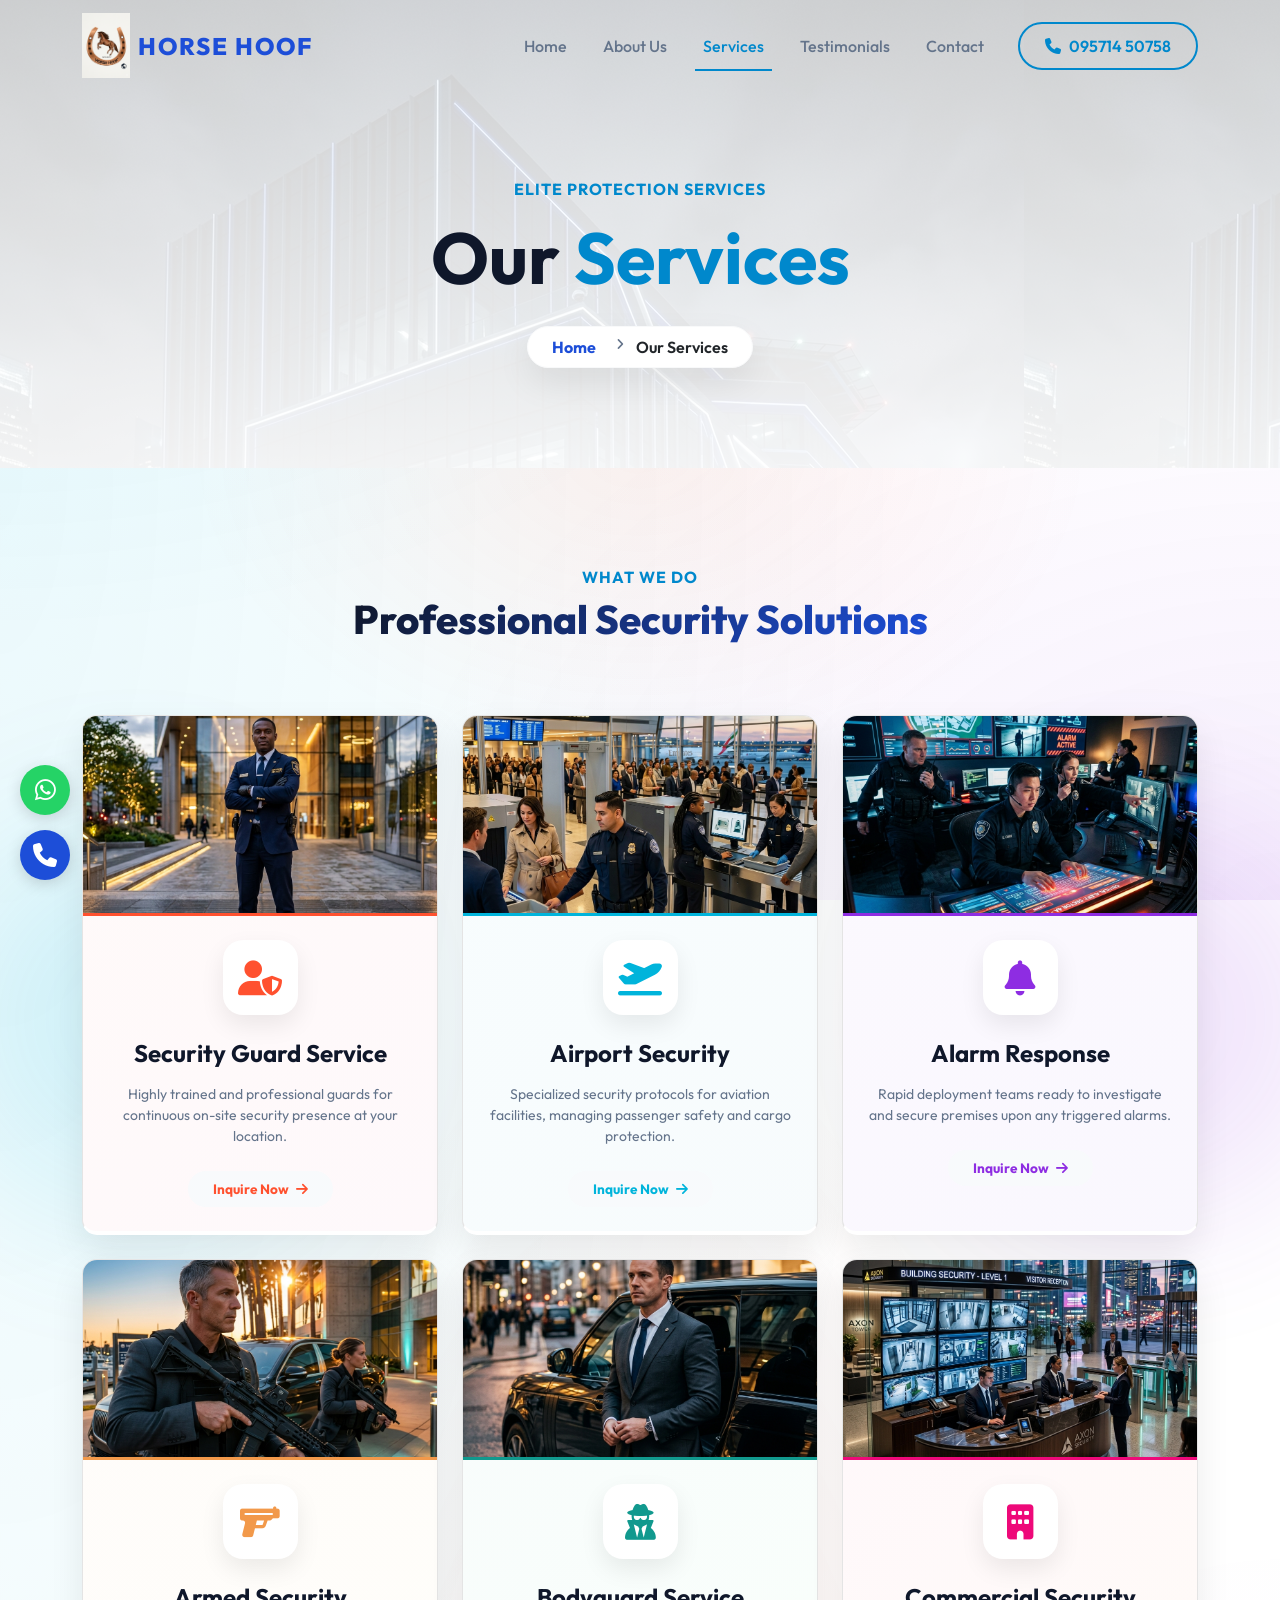
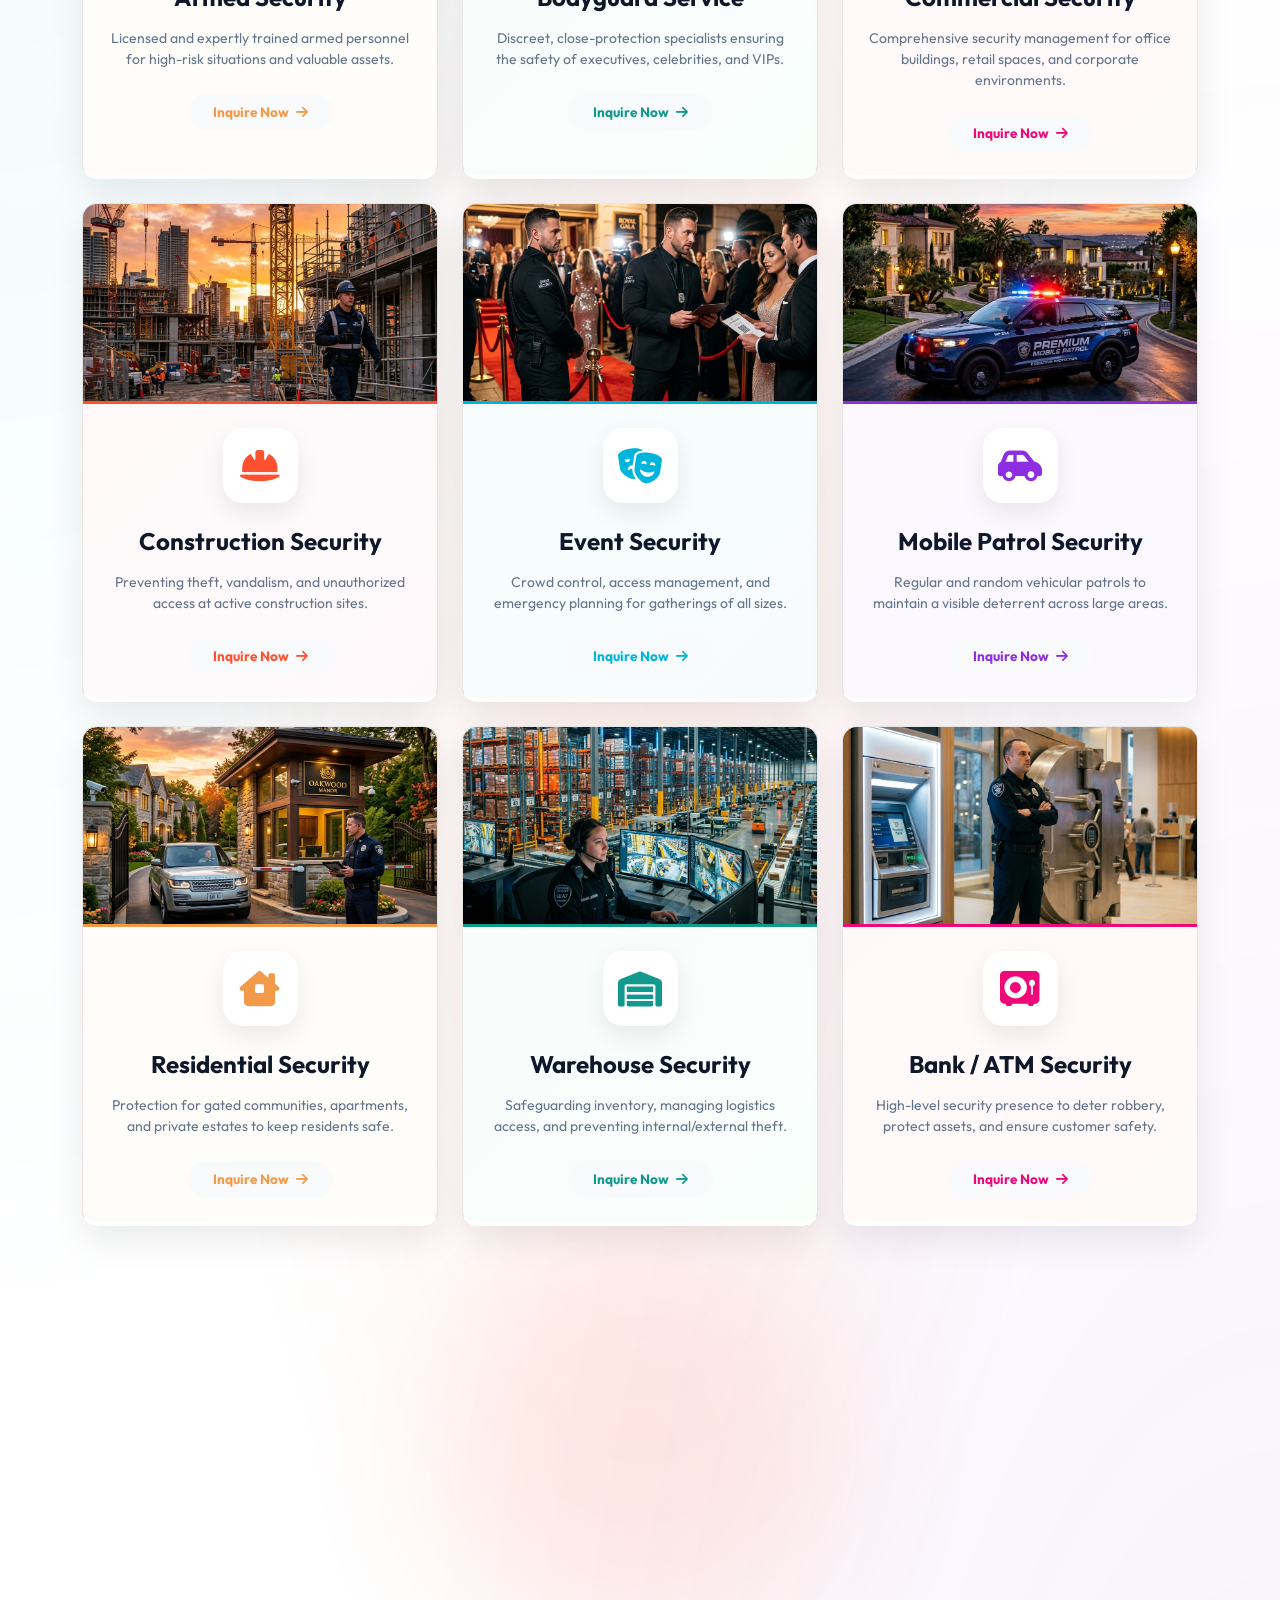
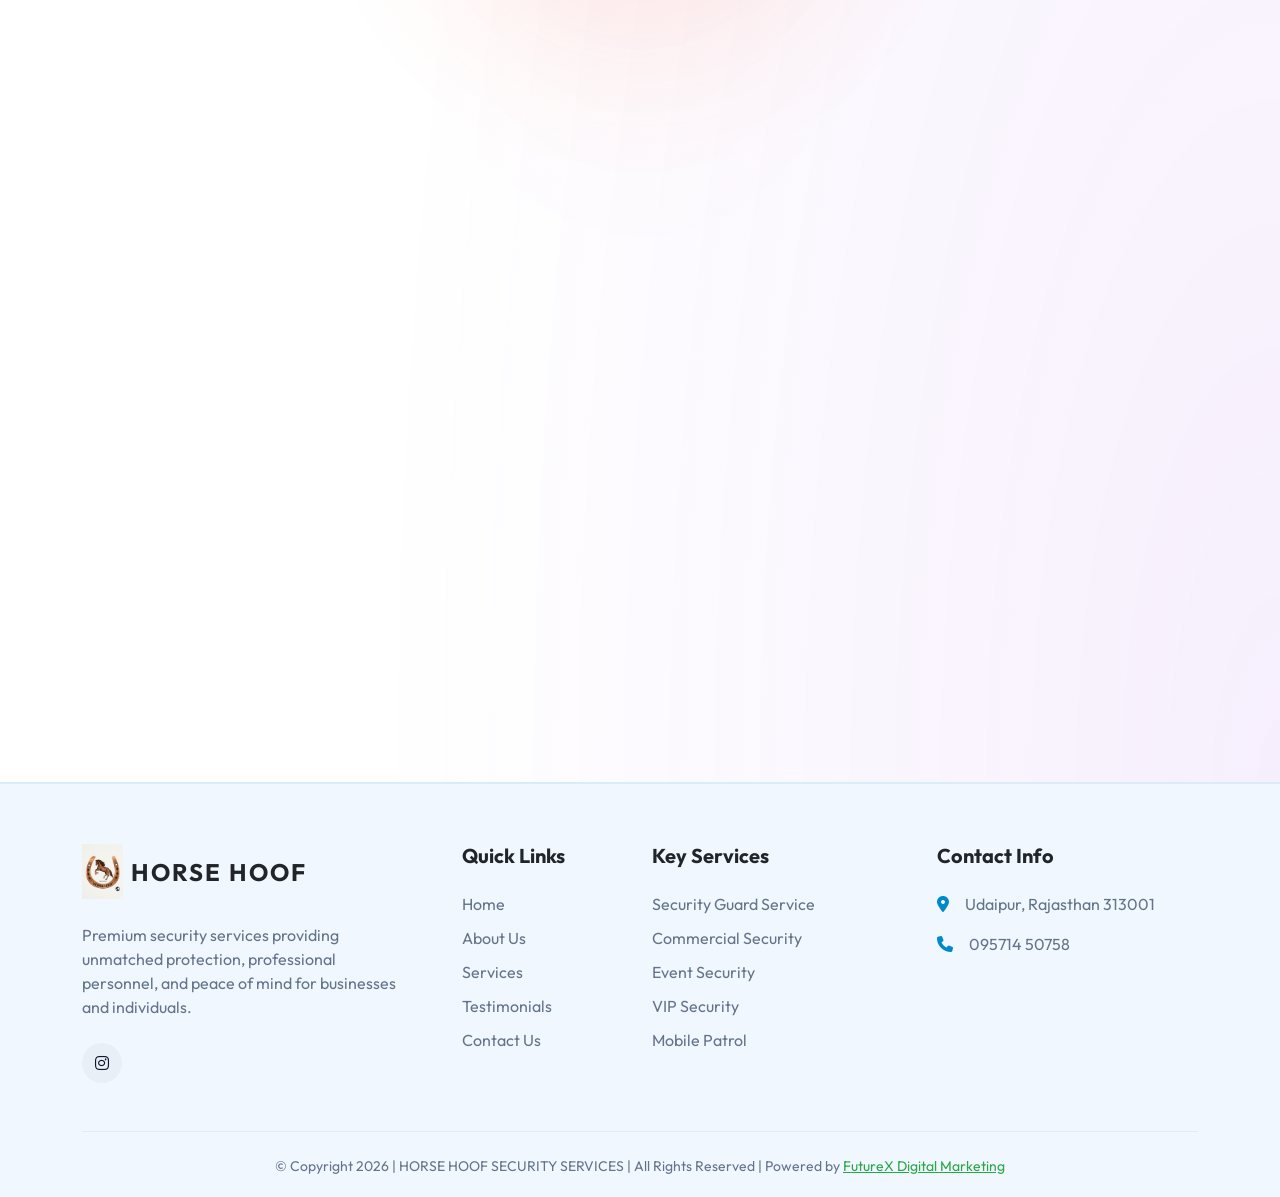
<file: services.html>
<!DOCTYPE html>
<html lang="en">
<head>
    <meta charset="UTF-8">
    <meta name="viewport" content="width=device-width, initial-scale=1.0">
    <meta name="theme-color" content="#0088cc">
    <meta name="description" content="Explore our wide range of security services including security guard service, commercial security, event security, VIP protection, and mobile patrol in Udaipur.">
    <link rel="icon" type="image/png" href="assets/images/logo.png">
    <title>Our Services | Professional Security Guard Services</title>
    
    <link rel="preconnect" href="https://fonts.googleapis.com">
    <link rel="preconnect" href="https://fonts.gstatic.com" crossorigin>
    <link rel="dns-prefetch" href="https://fonts.googleapis.com">
    <link rel="dns-prefetch" href="https://cdn.jsdelivr.net">
    <link href="https://fonts.googleapis.com/css2?family=Inter:wght@300;400;500;600;700&family=Outfit:wght@400;600;700;800&display=swap" rel="stylesheet">
    <link href="https://cdn.jsdelivr.net/npm/bootstrap@5.3.2/dist/css/bootstrap.min.css" rel="stylesheet">
    <link rel="stylesheet" href="https://cdnjs.cloudflare.com/ajax/libs/font-awesome/6.5.1/css/all.min.css">
    <link href="https://unpkg.com/aos@2.3.1/dist/aos.css" rel="stylesheet">
    <link rel="stylesheet" href="css/style.css">
</head>
<body>

    <!-- Navbar -->
    <nav class="navbar navbar-expand-lg fixed-top navbar-light">
        <div class="container">
            <a class="navbar-brand d-flex align-items-center" href="index.html">
                <img src="assets/images/logo.png" alt="Horse Hoof Logo" class="logo-img me-2" loading="lazy">
                HORSE HOOF
            </a>
            <button class="navbar-toggler border-0" type="button" data-bs-toggle="collapse" data-bs-target="#navbarNav" aria-controls="navbarNav">
                <span class="navbar-toggler-icon"></span>
            </button>
            <div class="collapse navbar-collapse" id="navbarNav">
                <ul class="navbar-nav ms-auto align-items-center">
                    <li class="nav-item"><a class="nav-link" href="index.html">Home</a></li>
                    <li class="nav-item"><a class="nav-link" href="about.html">About Us</a></li>
                    <li class="nav-item"><a class="nav-link active" href="services.html">Services</a></li>
                    <li class="nav-item"><a class="nav-link" href="testimonials.html">Testimonials</a></li>
                    <li class="nav-item"><a class="nav-link" href="contact.html">Contact</a></li>
                    <li class="nav-item ms-lg-3 mt-3 mt-lg-0">
                        <a href="tel:09571450758" class="btn btn-neon rounded-pill">
                            <i class="fa-solid fa-phone me-2"></i>095714 50758
                        </a>
                    </li>
                </ul>
            </div>
        </div>
    </nav>

    <main id="page-content">
    <!-- Page Header -->
    <section class="inner-hero bg-mesh position-relative overflow-hidden" style="background-image: url('assets/images/hero_bg.png'); background-attachment: fixed;">
        <div class="inner-hero-overlay" style="background: linear-gradient(to bottom, rgba(255,255,255,0.8), rgba(255,255,255,0.95));"></div>
        <div class="vibrant-blob blob-cyan" style="top: -15%; left: -10%; width: 400px; height: 400px; opacity: 0.15;"></div>
        <div class="vibrant-blob blob-purple" style="bottom: -15%; right: -10%; width: 500px; height: 500px; opacity: 0.15;"></div>
        
        <div class="container hero-content text-center position-relative">
            <h6 class="text-neon text-uppercase fw-bold letter-spacing-1 mb-3" data-aos="fade-up">Elite Protection Services</h6>
            <h1 class="display-2 fw-bold mb-4" data-aos="fade-down">
                Our <span class="text-neon">Services</span>
            </h1>
            <div class="d-inline-block" data-aos="fade-up" data-aos-delay="200">
                <nav aria-label="breadcrumb" class="glass-panel px-4 py-2 rounded-pill border-light">
                    <ol class="breadcrumb mb-0">
                        <li class="breadcrumb-item"><a href="index.html" class="text-royal text-decoration-none fw-bold">Home</a></li>
                        <li class="breadcrumb-item active text-dark fw-semibold" aria-current="page">Our Services</li>
                    </ol>
                </nav>
            </div>
        </div>
    </section>

    <!-- Main Services Grid -->
    <section class="section-padding bg-mesh position-relative overflow-hidden">
        <div class="vibrant-blob blob-purple" style="top: 10%; right: -5%;"></div>
        <div class="vibrant-blob blob-cyan" style="bottom: 30%; left: -5%;"></div>
        <div class="container">
            <div class="text-center mb-5" data-aos="fade-up">
                <h6 class="text-neon text-uppercase fw-bold letter-spacing-1">What We Do</h6>
                <h2 class="section-title">Professional Security Solutions</h2>
            </div>
            
            <div class="row g-4">
                <!-- Service 1 -->
                <div class="col-lg-4 col-md-6" data-aos="fade-up" data-aos-delay="100">
                    <div class="glass-card service-card service-v1 p-0 h-100 text-center">
                        <div class="service-img-container">
                            <img src="assets/images/service_guard.png" alt="Security Guard Service" class="service-card-img">
                        </div>
                        <div class="p-4">
                            <div class="service-icon-wrapper">
                                <i class="fa-solid fa-user-shield"></i>
                            </div>
                            <h4 class="mb-3">Security Guard Service</h4>
                            <p class="text-silver small mb-4">Highly trained and professional guards for continuous on-site security presence at your location.</p>
                            <a href="contact.html" class="read-more-btn">Inquire Now <i class="fa-solid fa-arrow-right ms-1"></i></a>
                        </div>
                    </div>
                </div>
                <!-- Service 2 -->
                <div class="col-lg-4 col-md-6" data-aos="fade-up" data-aos-delay="200">
                    <div class="glass-card service-card service-v2 p-0 h-100 text-center">
                        <div class="service-img-container">
                            <img src="assets/images/service_airport.png" alt="Airport Security" class="service-card-img">
                        </div>
                        <div class="p-4">
                            <div class="service-icon-wrapper">
                                <i class="fa-solid fa-plane-departure"></i>
                            </div>
                            <h4 class="mb-3">Airport Security</h4>
                            <p class="text-silver small mb-4">Specialized security protocols for aviation facilities, managing passenger safety and cargo protection.</p>
                            <a href="contact.html" class="read-more-btn">Inquire Now <i class="fa-solid fa-arrow-right ms-1"></i></a>
                        </div>
                    </div>
                </div>
                <!-- Service 3 -->
                <div class="col-lg-4 col-md-6" data-aos="fade-up" data-aos-delay="300">
                    <div class="glass-card service-card service-v3 p-0 h-100 text-center">
                        <div class="service-img-container">
                            <img src="assets/images/service_alarm.png" alt="Alarm Response" class="service-card-img">
                        </div>
                        <div class="p-4">
                            <div class="service-icon-wrapper">
                                <i class="fa-solid fa-bell"></i>
                            </div>
                            <h4 class="mb-3">Alarm Response</h4>
                            <p class="text-silver small mb-4">Rapid deployment teams ready to investigate and secure premises upon any triggered alarms.</p>
                            <a href="contact.html" class="read-more-btn">Inquire Now <i class="fa-solid fa-arrow-right ms-1"></i></a>
                        </div>
                    </div>
                </div>
                <!-- Service 4 -->
                <div class="col-lg-4 col-md-6" data-aos="fade-up" data-aos-delay="100">
                    <div class="glass-card service-card service-v4 p-0 h-100 text-center">
                        <div class="service-img-container">
                            <img src="assets/images/service_armed.png" alt="Armed Security" class="service-card-img">
                        </div>
                        <div class="p-4">
                            <div class="service-icon-wrapper">
                                <i class="fa-solid fa-gun"></i>
                            </div>
                            <h4 class="mb-3">Armed Security</h4>
                            <p class="text-silver small mb-4">Licensed and expertly trained armed personnel for high-risk situations and valuable assets.</p>
                            <a href="contact.html" class="read-more-btn">Inquire Now <i class="fa-solid fa-arrow-right ms-1"></i></a>
                        </div>
                    </div>
                </div>
                <!-- Service 5 -->
                <div class="col-lg-4 col-md-6" data-aos="fade-up" data-aos-delay="200">
                    <div class="glass-card service-card service-v5 p-0 h-100 text-center">
                        <div class="service-img-container">
                            <img src="assets/images/service_vip.png" alt="Bodyguard Service" class="service-card-img">
                        </div>
                        <div class="p-4">
                            <div class="service-icon-wrapper">
                                <i class="fa-solid fa-user-secret"></i>
                            </div>
                            <h4 class="mb-3">Bodyguard Service</h4>
                            <p class="text-silver small mb-4">Discreet, close-protection specialists ensuring the safety of executives, celebrities, and VIPs.</p>
                            <a href="contact.html" class="read-more-btn">Inquire Now <i class="fa-solid fa-arrow-right ms-1"></i></a>
                        </div>
                    </div>
                </div>
                <!-- Service 6 -->
                <div class="col-lg-4 col-md-6" data-aos="fade-up" data-aos-delay="300">
                    <div class="glass-card service-card service-v6 p-0 h-100 text-center">
                        <div class="service-img-container">
                            <img src="assets/images/service_commercial.png" alt="Commercial Security" class="service-card-img">
                        </div>
                        <div class="p-4">
                            <div class="service-icon-wrapper">
                                <i class="fa-solid fa-building"></i>
                            </div>
                            <h4 class="mb-3">Commercial Security</h4>
                            <p class="text-silver small mb-4">Comprehensive security management for office buildings, retail spaces, and corporate environments.</p>
                            <a href="contact.html" class="read-more-btn">Inquire Now <i class="fa-solid fa-arrow-right ms-1"></i></a>
                        </div>
                    </div>
                </div>
                <!-- Service 7 -->
                <div class="col-lg-4 col-md-6" data-aos="fade-up" data-aos-delay="100">
                    <div class="glass-card service-card service-v1 p-0 h-100 text-center">
                        <div class="service-img-container">
                            <img src="assets/images/service_construction.png" alt="Construction Security" class="service-card-img">
                        </div>
                        <div class="p-4">
                            <div class="service-icon-wrapper">
                                <i class="fa-solid fa-helmet-safety"></i>
                            </div>
                            <h4 class="mb-3">Construction Security</h4>
                            <p class="text-silver small mb-4">Preventing theft, vandalism, and unauthorized access at active construction sites.</p>
                            <a href="contact.html" class="read-more-btn">Inquire Now <i class="fa-solid fa-arrow-right ms-1"></i></a>
                        </div>
                    </div>
                </div>
                <!-- Service 8 -->
                <div class="col-lg-4 col-md-6" data-aos="fade-up" data-aos-delay="200">
                    <div class="glass-card service-card service-v2 p-0 h-100 text-center">
                        <div class="service-img-container">
                            <img src="assets/images/service_event.png" alt="Event Security" class="service-card-img">
                        </div>
                        <div class="p-4">
                            <div class="service-icon-wrapper">
                                <i class="fa-solid fa-masks-theater"></i>
                            </div>
                            <h4 class="mb-3">Event Security</h4>
                            <p class="text-silver small mb-4">Crowd control, access management, and emergency planning for gatherings of all sizes.</p>
                            <a href="contact.html" class="read-more-btn">Inquire Now <i class="fa-solid fa-arrow-right ms-1"></i></a>
                        </div>
                    </div>
                </div>
                <!-- Service 9 -->
                <div class="col-lg-4 col-md-6" data-aos="fade-up" data-aos-delay="300">
                    <div class="glass-card service-card service-v3 p-0 h-100 text-center">
                        <div class="service-img-container">
                            <img src="assets/images/service_patrol.png" alt="Mobile Patrol Security" class="service-card-img">
                        </div>
                        <div class="p-4">
                            <div class="service-icon-wrapper">
                                <i class="fa-solid fa-car-side"></i>
                            </div>
                            <h4 class="mb-3">Mobile Patrol Security</h4>
                            <p class="text-silver small mb-4">Regular and random vehicular patrols to maintain a visible deterrent across large areas.</p>
                            <a href="contact.html" class="read-more-btn">Inquire Now <i class="fa-solid fa-arrow-right ms-1"></i></a>
                        </div>
                    </div>
                </div>
                <!-- Service 10 -->
                <div class="col-lg-4 col-md-6" data-aos="fade-up" data-aos-delay="100">
                    <div class="glass-card service-card service-v4 p-0 h-100 text-center">
                        <div class="service-img-container">
                            <img src="assets/images/service_residential.png" alt="Residential Security" class="service-card-img">
                        </div>
                        <div class="p-4">
                            <div class="service-icon-wrapper">
                                <i class="fa-solid fa-house-chimney-window"></i>
                            </div>
                            <h4 class="mb-3">Residential Security</h4>
                            <p class="text-silver small mb-4">Protection for gated communities, apartments, and private estates to keep residents safe.</p>
                            <a href="contact.html" class="read-more-btn">Inquire Now <i class="fa-solid fa-arrow-right ms-1"></i></a>
                        </div>
                    </div>
                </div>
                <!-- Service 11 -->
                <div class="col-lg-4 col-md-6" data-aos="fade-up" data-aos-delay="200">
                    <div class="glass-card service-card service-v5 p-0 h-100 text-center">
                        <div class="service-img-container">
                            <img src="assets/images/service_warehouse.png" alt="Warehouse Security" class="service-card-img">
                        </div>
                        <div class="p-4">
                            <div class="service-icon-wrapper">
                                <i class="fa-solid fa-warehouse"></i>
                            </div>
                            <h4 class="mb-3">Warehouse Security</h4>
                            <p class="text-silver small mb-4">Safeguarding inventory, managing logistics access, and preventing internal/external theft.</p>
                            <a href="contact.html" class="read-more-btn">Inquire Now <i class="fa-solid fa-arrow-right ms-1"></i></a>
                        </div>
                    </div>
                </div>
                <!-- Service 12 -->
                <div class="col-lg-4 col-md-6" data-aos="fade-up" data-aos-delay="300">
                    <div class="glass-card service-card service-v6 p-0 h-100 text-center">
                        <div class="service-img-container">
                            <img src="assets/images/service_bank.png" alt="Bank / ATM Security" class="service-card-img">
                        </div>
                        <div class="p-4">
                            <div class="service-icon-wrapper">
                                <i class="fa-solid fa-vault"></i>
                            </div>
                            <h4 class="mb-3">Bank / ATM Security</h4>
                            <p class="text-silver small mb-4">High-level security presence to deter robbery, protect assets, and ensure customer safety.</p>
                            <a href="contact.html" class="read-more-btn">Inquire Now <i class="fa-solid fa-arrow-right ms-1"></i></a>
                        </div>
                    </div>
                </div>
            </div>

            <!-- Additional Services List -->
            <div class="row mt-5 position-relative">
                <div class="vibrant-blob blob-orange" style="bottom: -20%; right: -10%; opacity: 0.1;"></div>
                <div class="col-12" data-aos="fade-up">
                    <div class="glass-panel p-5 overflow-hidden">
                        <div class="d-flex align-items-center mb-4 border-bottom border-secondary border-opacity-10 pb-4">
                            <div class="icon-box-vibrant me-3" style="width: 60px; height: 60px; font-size: 1.5rem; background: var(--neon-accent) !important; color: white !important;">
                                <i class="fa-solid fa-layer-group"></i>
                            </div>
                            <div>
                                <h3 class="fw-bold mb-1">More Specialized Services</h3>
                                <p class="text-secondary small mb-0">Discover our range of niche protection and expert consulting solutions.</p>
                            </div>
                        </div>
                        <div class="row g-3">
                            <div class="col-lg-3 col-md-4 col-sm-6" data-aos="zoom-in" data-aos-delay="100">
                                <div class="specialized-service-tag tag-variant-1">
                                    <div class="tag-icon-box"><i class="fa-solid fa-user-check"></i></div>
                                    <span class="tag-text">On-site Guard</span>
                                </div>
                            </div>
                            <div class="col-lg-3 col-md-4 col-sm-6" data-aos="zoom-in" data-aos-delay="150">
                                <div class="specialized-service-tag tag-variant-2">
                                    <div class="tag-icon-box"><i class="fa-solid fa-user-lock"></i></div>
                                    <span class="tag-text">Private Guard</span>
                                </div>
                            </div>
                            <div class="col-lg-3 col-md-4 col-sm-6" data-aos="zoom-in" data-aos-delay="200">
                                <div class="specialized-service-tag tag-variant-3">
                                    <div class="tag-icon-box"><i class="fa-solid fa-handshake-angle"></i></div>
                                    <span class="tag-text">Security Consulting</span>
                                </div>
                            </div>
                            <div class="col-lg-3 col-md-4 col-sm-6" data-aos="zoom-in" data-aos-delay="250">
                                <div class="specialized-service-tag tag-variant-4">
                                    <div class="tag-icon-box"><i class="fa-solid fa-car-on"></i></div>
                                    <span class="tag-text">Vehicle Patrol</span>
                                </div>
                            </div>
                            <div class="col-lg-3 col-md-4 col-sm-6" data-aos="zoom-in" data-aos-delay="300">
                                <div class="specialized-service-tag tag-variant-3">
                                    <div class="tag-icon-box"><i class="fa-solid fa-store"></i></div>
                                    <span class="tag-text">Showroom Security</span>
                                </div>
                            </div>
                            <div class="col-lg-3 col-md-4 col-sm-6" data-aos="zoom-in" data-aos-delay="350">
                                <div class="specialized-service-tag tag-variant-4">
                                    <div class="tag-icon-box"><i class="fa-solid fa-square-parking"></i></div>
                                    <span class="tag-text">Parking Security</span>
                                </div>
                            </div>
                            <div class="col-lg-3 col-md-4 col-sm-6" data-aos="zoom-in" data-aos-delay="400">
                                <div class="specialized-service-tag tag-variant-1">
                                    <div class="tag-icon-box"><i class="fa-solid fa-crown"></i></div>
                                    <span class="tag-text">VIP Security</span>
                                </div>
                            </div>
                            <div class="col-lg-3 col-md-4 col-sm-6" data-aos="zoom-in" data-aos-delay="450">
                                <div class="specialized-service-tag tag-variant-2">
                                    <div class="tag-icon-box"><i class="fa-solid fa-users-viewfinder"></i></div>
                                    <span class="tag-text">Event Guards</span>
                                </div>
                            </div>
                        </div>
                    </div>
                </div>
            </div>

            <!-- CTA Section -->
            <div class="row mt-5 pt-4">
                <div class="col-12" data-aos="zoom-in">
                    <section class="cta-premium rounded-4 overflow-hidden position-relative">
                        <div class="cta-glow"></div>
                        <div class="container text-center py-5">
                            <h2 class="text-white fw-bold mb-4 display-5">Need a Custom Security Plan?</h2>
                            <p class="text-white-50 lead mb-5 mx-auto" style="max-width: 700px;">Every client is unique. Our experts are ready to design a tailored security solution that fits your specific needs and budget.</p>
                            <div class="d-flex justify-content-center gap-4 flex-wrap">
                                <a href="tel:09571450758" class="btn btn-neon btn-lg px-5 py-3 rounded-pill shadow-lg">
                                    <i class="fa-solid fa-phone me-2"></i> Call Us Now
                                </a>
                                <a href="contact.html" class="btn-glass-premium">
                                    <i class="fa-solid fa-paper-plane me-2"></i> Get a Free Quote
                                </a>
                            </div>
                        </div>
                    </section>
                </div>
            </div>
        </div>
    </section>

    <!-- Footer -->
    <footer>
        <div class="vibrant-blob blob-cyan" style="bottom: -15%; left: -10%; opacity: 0.1;"></div>
        <div class="vibrant-blob blob-purple" style="top: -15%; right: -10%; opacity: 0.1;"></div>
        <div class="container">
            <div class="row g-4 mb-5">
                <div class="col-lg-4 col-md-6">
                    <a class="navbar-brand d-flex align-items-center mb-4" href="index.html">
                        <img src="assets/images/logo.png" alt="Horse Hoof Logo" class="logo-img me-2" style="height: 55px;">
                        <span class="fs-4 fw-bold text-dark">HORSE HOOF</span>
                    </a>
                    <p class="text-silver pe-lg-4">Premium security services providing unmatched protection, professional personnel, and peace of mind for businesses and individuals.</p>
                    <div class="d-flex mt-4">
                        <a href="https://www.instagram.com/horse_hoof_security__?igsh=MWZkdng3MTlmZWU0cg%3D%3D" target="_blank" class="social-icon"><i class="fa-brands fa-instagram"></i></a>
                    </div>
                </div>
                <div class="col-lg-2 col-md-6">
                    <h5 class="text-dark fw-bold mb-4">Quick Links</h5>
                    <div class="footer-links">
                        <a href="index.html">Home</a>
                        <a href="about.html">About Us</a>
                        <a href="services.html">Services</a>
                        <a href="testimonials.html">Testimonials</a>
                        <a href="contact.html">Contact Us</a>
                    </div>
                </div>
                <div class="col-lg-3 col-md-6">
                    <h5 class="text-dark fw-bold mb-4">Key Services</h5>
                    <div class="footer-links">
                        <a href="services.html">Security Guard Service</a>
                        <a href="services.html">Commercial Security</a>
                        <a href="services.html">Event Security</a>
                        <a href="services.html">VIP Security</a>
                        <a href="services.html">Mobile Patrol</a>
                    </div>
                </div>
                <div class="col-lg-3 col-md-6">
                    <h5 class="text-dark fw-bold mb-4">Contact Info</h5>
                    <ul class="list-unstyled text-silver">
                        <li class="mb-3 d-flex align-items-start"><i class="fa-solid fa-location-dot mt-1 me-3 text-neon"></i><span>Udaipur, Rajasthan 313001</span></li>
                        <li class="mb-3 d-flex align-items-start"><i class="fa-solid fa-phone mt-1 me-3 text-neon"></i><span>095714 50758</span></li>
                    </ul>
                </div>
            </div>
            <div class="text-center pt-4 border-top" style="border-color: rgba(0,0,0,0.05) !important;">
                <p class="text-silver mb-0 small">©️ Copyright 2026 | <a href="index.html" class="text-decoration-none" style="color: inherit;">HORSE HOOF SECURITY SERVICES</a> | All Rights Reserved | Powered by <a href="https://www.futurexdigitalmarketing.com/" target="_blank" rel="noopener" style="color: #28a745;"> FutureX Digital Marketing</a></p>
            </div>
        </div>
    </footer>

    </main>

    <!-- Floating Buttons -->
    <div class="floating-btns">
        <a href="https://wa.me/919571450758" class="float-btn float-whatsapp" target="_blank"><i class="fa-brands fa-whatsapp"></i></a>
        <a href="tel:09571450758" class="float-btn float-call"><i class="fa-solid fa-phone"></i></a>
    </div>
    <a href="#" class="scroll-top"><i class="fa-solid fa-arrow-up"></i></a>

    <!-- Scripts -->
    <script src="https://cdn.jsdelivr.net/npm/bootstrap@5.3.2/dist/js/bootstrap.bundle.min.js"></script>
    <script src="https://unpkg.com/aos@2.3.1/dist/aos.js"></script>
    <script src="js/main.js"></script>
    <script src="js/ajax-nav.js"></script>
</body>
</html>
</file>
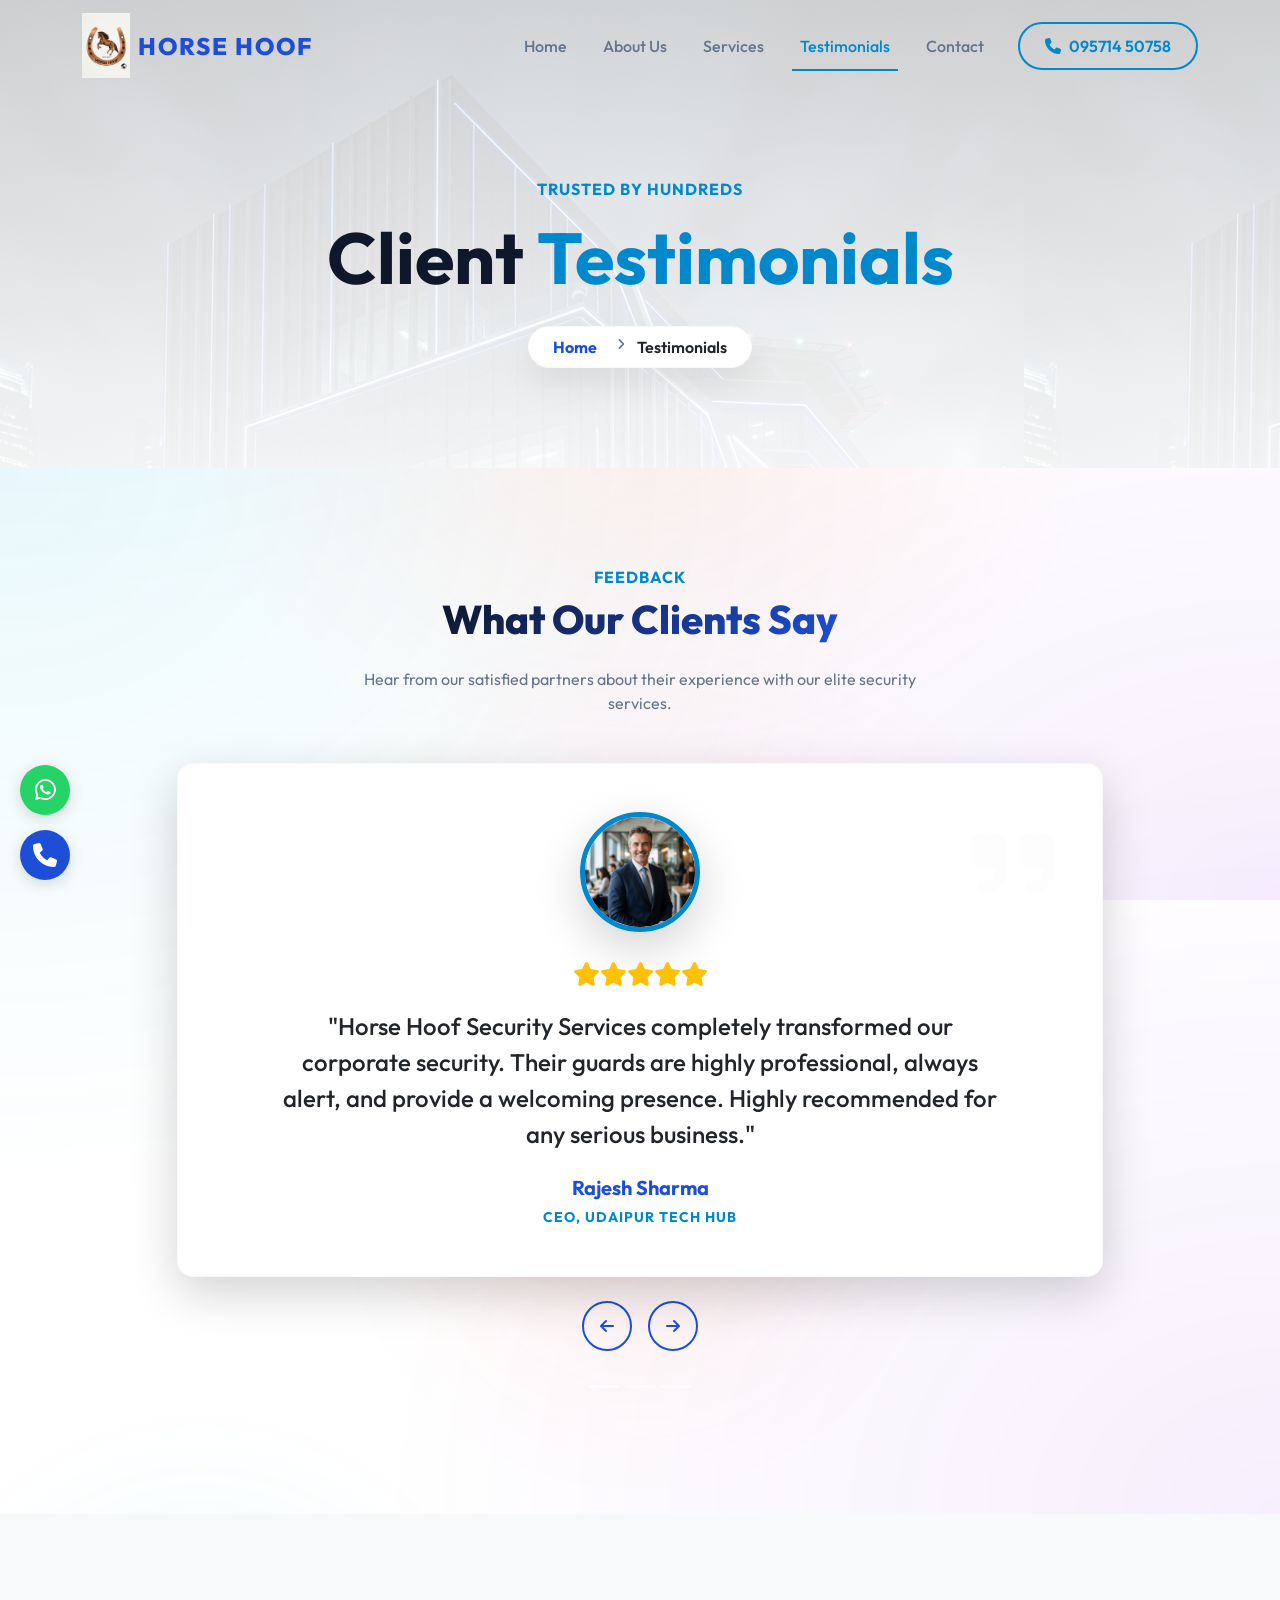
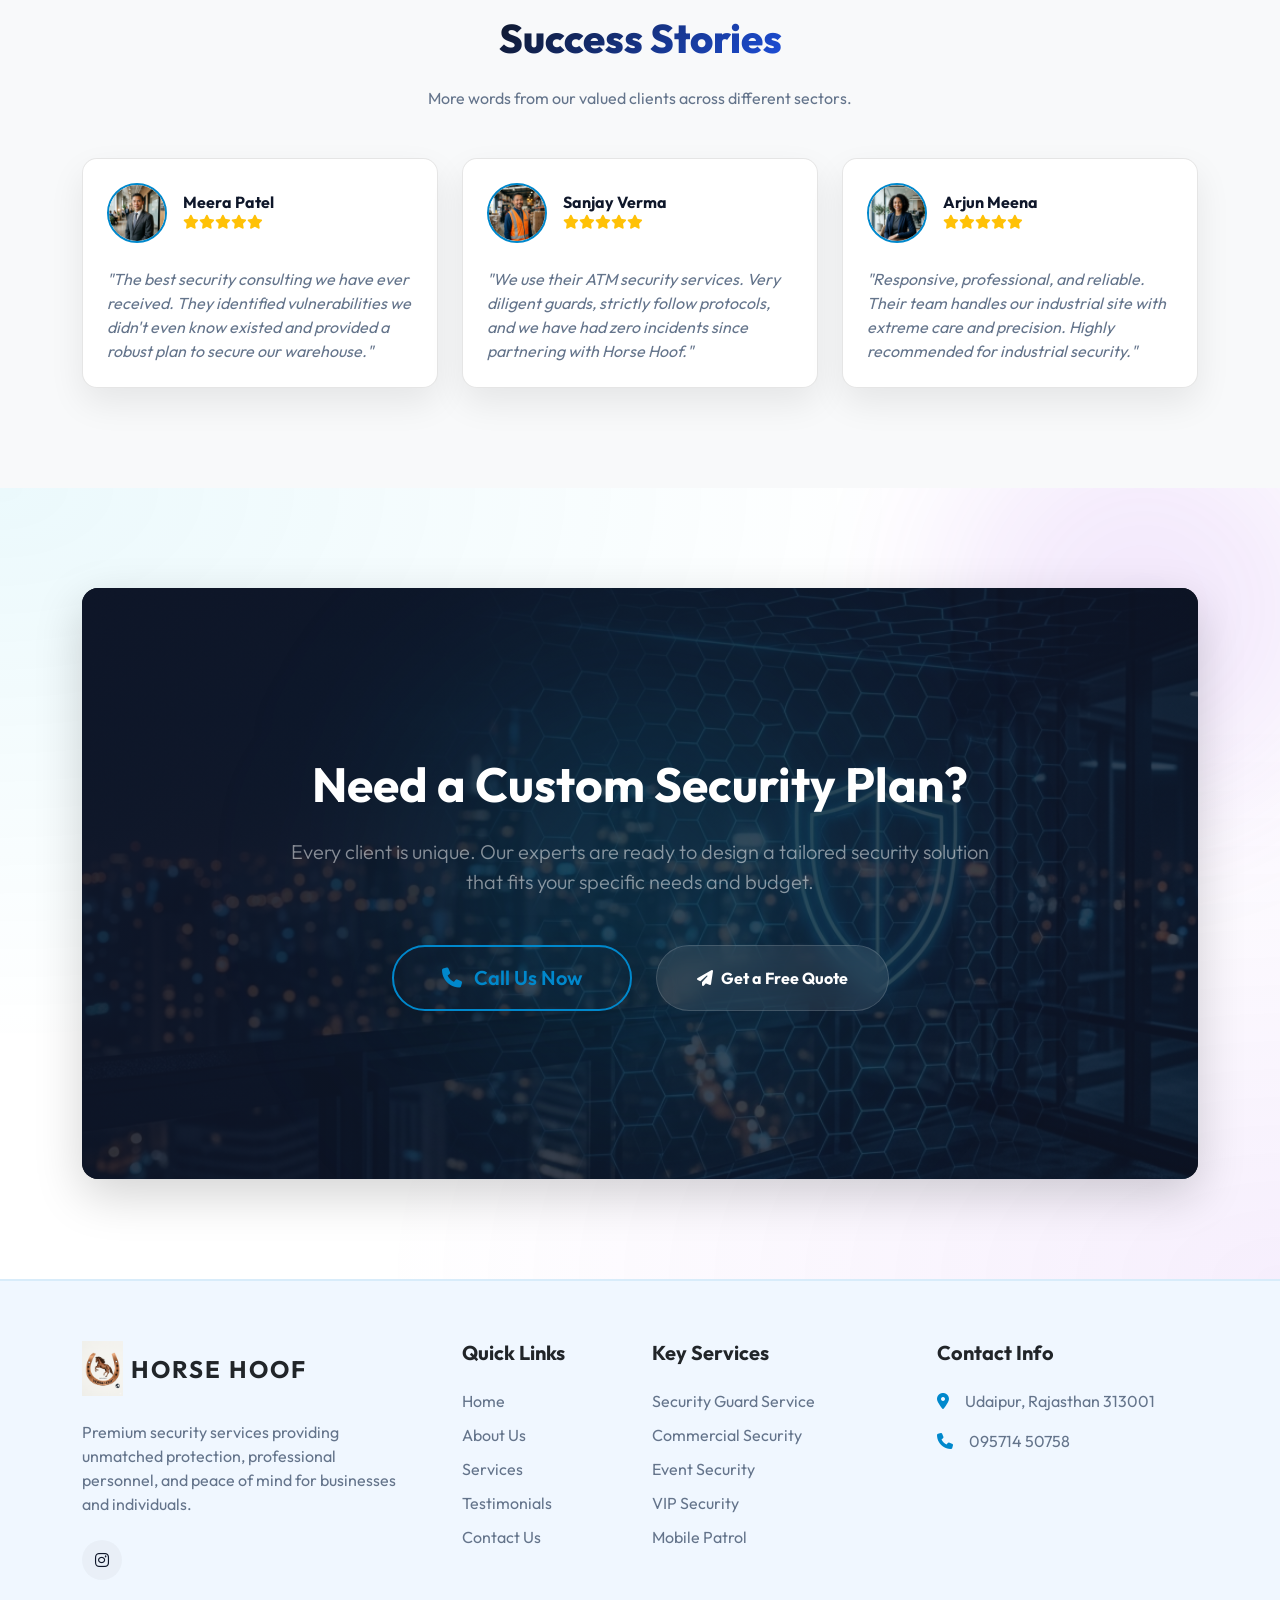
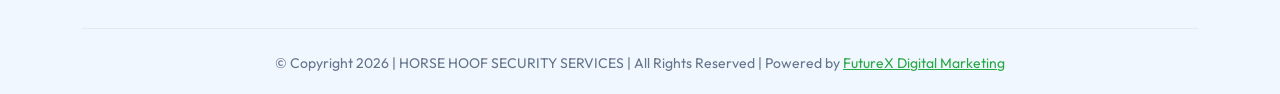
<file: testimonials.html>
<!DOCTYPE html>
<html lang="en">
<head>
    <meta charset="UTF-8">
    <meta name="viewport" content="width=device-width, initial-scale=1.0">
    <meta name="theme-color" content="#0088cc">
    <meta name="description" content="See what our clients say about our security services. Read testimonials and success stories from businesses and individuals protected by Horse Hoof Security.">
    <link rel="icon" type="image/png" href="assets/images/logo.png">
    <title>Testimonials | Client Success Stories | Horse Hoof Security</title>
    
    <link rel="preconnect" href="https://fonts.googleapis.com">
    <link rel="preconnect" href="https://fonts.gstatic.com" crossorigin>
    <link rel="dns-prefetch" href="https://fonts.googleapis.com">
    <link rel="dns-prefetch" href="https://cdn.jsdelivr.net">
    <link href="https://fonts.googleapis.com/css2?family=Inter:wght@300;400;500;600;700&family=Outfit:wght@400;600;700;800&display=swap" rel="stylesheet">
    <link href="https://cdn.jsdelivr.net/npm/bootstrap@5.3.2/dist/css/bootstrap.min.css" rel="stylesheet">
    <link rel="stylesheet" href="https://cdnjs.cloudflare.com/ajax/libs/font-awesome/6.5.1/css/all.min.css">
    <link href="https://unpkg.com/aos@2.3.1/dist/aos.css" rel="stylesheet">
    <link rel="stylesheet" href="css/style.css">
</head>
<body>

    <!-- Navbar -->
    <nav class="navbar navbar-expand-lg fixed-top navbar-light">
        <div class="container">
            <a class="navbar-brand d-flex align-items-center" href="index.html">
                <img src="assets/images/logo.png" alt="Horse Hoof Logo" class="logo-img me-2" loading="lazy">
                HORSE HOOF
            </a>
            <button class="navbar-toggler border-0" type="button" data-bs-toggle="collapse" data-bs-target="#navbarNav" aria-controls="navbarNav">
                <span class="navbar-toggler-icon"></span>
            </button>
            <div class="collapse navbar-collapse" id="navbarNav">
                <ul class="navbar-nav ms-auto align-items-center">
                    <li class="nav-item"><a class="nav-link" href="index.html">Home</a></li>
                    <li class="nav-item"><a class="nav-link" href="about.html">About Us</a></li>
                    <li class="nav-item"><a class="nav-link" href="services.html">Services</a></li>
                    <li class="nav-item"><a class="nav-link active" href="testimonials.html">Testimonials</a></li>
                    <li class="nav-item"><a class="nav-link" href="contact.html">Contact</a></li>
                    <li class="nav-item ms-lg-3 mt-3 mt-lg-0">
                        <a href="tel:09571450758" class="btn btn-neon rounded-pill">
                            <i class="fa-solid fa-phone me-2"></i>095714 50758
                        </a>
                    </li>
                </ul>
            </div>
        </div>
    </nav>

    <main id="page-content">
    <!-- Page Header -->
    <section class="inner-hero bg-mesh position-relative overflow-hidden" style="background-image: url('assets/images/hero_bg.png'); background-attachment: fixed;">
        <div class="inner-hero-overlay" style="background: linear-gradient(to bottom, rgba(255,255,255,0.8), rgba(255,255,255,0.95));"></div>
        <div class="vibrant-blob blob-cyan" style="top: -15%; left: -10%; width: 400px; height: 400px; opacity: 0.15;"></div>
        <div class="vibrant-blob blob-purple" style="bottom: -15%; right: -10%; width: 500px; height: 500px; opacity: 0.15;"></div>
        
        <div class="container hero-content text-center position-relative">
            <h6 class="text-neon text-uppercase fw-bold letter-spacing-1 mb-3" data-aos="fade-up">Trusted by Hundreds</h6>
            <h1 class="display-2 fw-bold mb-4" data-aos="fade-down">
                Client <span class="text-neon">Testimonials</span>
            </h1>
            <div class="d-inline-block" data-aos="fade-up" data-aos-delay="200">
                <nav aria-label="breadcrumb" class="glass-panel px-4 py-2 rounded-pill border-light">
                    <ol class="breadcrumb mb-0">
                        <li class="breadcrumb-item"><a href="index.html" class="text-royal text-decoration-none fw-bold">Home</a></li>
                        <li class="breadcrumb-item active text-dark fw-semibold" aria-current="page">Testimonials</li>
                    </ol>
                </nav>
            </div>
        </div>
    </section>

    <!-- Testimonials Slider Section -->
    <section class="section-padding bg-mesh position-relative overflow-hidden">
        <div class="vibrant-blob blob-orange" style="opacity: 0.05; left: 50%; transform: translateX(-50%);"></div>
        <div class="container">
            <div class="text-center mb-5" data-aos="fade-up">
                <h6 class="text-neon text-uppercase fw-bold letter-spacing-1">Feedback</h6>
                <h2 class="section-title">What Our Clients Say</h2>
                <p class="text-silver max-w-600 mx-auto">Hear from our satisfied partners about their experience with our elite security services.</p>
            </div>
            
            <div class="row justify-content-center">
                <div class="col-lg-10" data-aos="zoom-in">
                    <div id="testimonialCarousel" class="carousel slide" data-bs-ride="carousel">
                        <div class="carousel-inner glass-panel rounded-4 p-4 p-md-5 text-center position-relative shadow-lg border-light">
                            <i class="fa-solid fa-quote-right quote-icon text-neon opacity-25" style="font-size: 6rem; top: 10%; right: 5%;"></i>
                            
                            <!-- Testimonial 1 -->
                            <div class="carousel-item active">
                                <div class="testimonial-content px-lg-5">
                                    <div class="testimonial-user mb-4">
                                        <img src="assets/images/user_1.png" alt="Rajesh Sharma" class="rounded-circle shadow-lg" style="width: 120px; height: 120px; object-fit: cover; border: 5px solid var(--neon-accent);">
                                    </div>
                                    <div class="text-warning mb-3 fs-4">
                                        <i class="fa-solid fa-star"></i><i class="fa-solid fa-star"></i><i class="fa-solid fa-star"></i><i class="fa-solid fa-star"></i><i class="fa-solid fa-star"></i>
                                    </div>
                                    <p class="fs-4 text-dark mb-4 fw-medium lh-base">"Horse Hoof Security Services completely transformed our corporate security. Their guards are highly professional, always alert, and provide a welcoming presence. Highly recommended for any serious business."</p>
                                    <h5 class="fw-bold text-royal mb-1">Rajesh Sharma</h5>
                                    <span class="text-neon fw-bold small text-uppercase letter-spacing-1">CEO, Udaipur Tech Hub</span>
                                </div>
                            </div>
                            
                            <!-- Testimonial 2 -->
                            <div class="carousel-item">
                                <div class="testimonial-content px-lg-5">
                                    <div class="testimonial-user mb-4">
                                        <img src="assets/images/user_2.png" alt="Anita Desai" class="rounded-circle shadow-lg" style="width: 120px; height: 120px; object-fit: cover; border: 5px solid var(--neon-accent);">
                                    </div>
                                    <div class="text-warning mb-3 fs-4">
                                        <i class="fa-solid fa-star"></i><i class="fa-solid fa-star"></i><i class="fa-solid fa-star"></i><i class="fa-solid fa-star"></i><i class="fa-solid fa-star"></i>
                                    </div>
                                    <p class="fs-4 text-dark mb-4 fw-medium lh-base">"We hired them for our annual gala event, and their crowd control and VIP protection were flawless. The team was discreet yet extremely effective, ensuring everyone felt safe."</p>
                                    <h5 class="fw-bold text-royal mb-1">Anita Desai</h5>
                                    <span class="text-neon fw-bold small text-uppercase letter-spacing-1">Event Director</span>
                                </div>
                            </div>
                            
                            <!-- Testimonial 3 -->
                            <div class="carousel-item">
                                <div class="testimonial-content px-lg-5">
                                    <div class="testimonial-user mb-4">
                                        <img src="assets/images/user_3.png" alt="Vikram Singh" class="rounded-circle shadow-lg" style="width: 120px; height: 120px; object-fit: cover; border: 5px solid var(--neon-accent);">
                                    </div>
                                    <div class="text-warning mb-3 fs-4">
                                        <i class="fa-solid fa-star"></i><i class="fa-solid fa-star"></i><i class="fa-solid fa-star"></i><i class="fa-solid fa-star"></i><i class="fa-solid fa-star-half-stroke"></i>
                                    </div>
                                    <p class="fs-4 text-dark mb-4 fw-medium lh-base">"Their mobile patrol service gives our residential community peace of mind every night. They are reliable, punctual, and very quick to respond to any concerns that arise."</p>
                                    <h5 class="fw-bold text-royal mb-1">Vikram Singh</h5>
                                    <span class="text-neon fw-bold small text-uppercase letter-spacing-1">Society President</span>
                                </div>
                            </div>
                        </div>
                        
                        <!-- Carousel Controls -->
                        <div class="carousel-nav-btns mt-4 d-flex justify-content-center gap-3">
                            <button class="btn btn-outline-royal rounded-circle p-0 d-flex align-items-center justify-content-center" type="button" data-bs-target="#testimonialCarousel" data-bs-slide="prev" style="width: 50px; height: 50px;">
                                <i class="fa-solid fa-arrow-left"></i>
                            </button>
                            <button class="btn btn-outline-royal rounded-circle p-0 d-flex align-items-center justify-content-center" type="button" data-bs-target="#testimonialCarousel" data-bs-slide="next" style="width: 50px; height: 50px;">
                                <i class="fa-solid fa-arrow-right"></i>
                            </button>
                        </div>
                        
                        <div class="carousel-indicators position-relative mt-4">
                            <button type="button" data-bs-target="#testimonialCarousel" data-bs-slide-to="0" class="active bg-neon"></button>
                            <button type="button" data-bs-target="#testimonialCarousel" data-bs-slide-to="1" class="bg-neon"></button>
                            <button type="button" data-bs-target="#testimonialCarousel" data-bs-slide-to="2" class="bg-neon"></button>
                        </div>
                    </div>
                </div>
            </div>
        </div>
    </section>

    <!-- More Reviews Grid -->
    <section class="section-padding bg-light position-relative">
        <div class="vibrant-blob blob-cyan" style="opacity: 0.05; top: 0; left: 0;"></div>
        <div class="container">
            <div class="text-center mb-5" data-aos="fade-up">
                <h2 class="section-title">Success Stories</h2>
                <p class="text-silver">More words from our valued clients across different sectors.</p>
            </div>
            <div class="row g-4">
                <div class="col-md-6 col-lg-4" data-aos="fade-up" data-aos-delay="100">
                    <div class="glass-card p-4 h-100 d-flex flex-column">
                        <div class="d-flex align-items-center mb-4">
                            <img src="assets/images/user_4.png" alt="Meera Patel" class="rounded-circle me-3" style="width: 60px; height: 60px; object-fit: cover; border: 2px solid var(--neon-accent);">
                            <div>
                                <h6 class="mb-0 fw-bold">Meera Patel</h6>
                                <div class="text-warning small"><i class="fa-solid fa-star"></i><i class="fa-solid fa-star"></i><i class="fa-solid fa-star"></i><i class="fa-solid fa-star"></i><i class="fa-solid fa-star"></i></div>
                            </div>
                        </div>
                        <p class="text-silver mb-0 fst-italic">"The best security consulting we have ever received. They identified vulnerabilities we didn't even know existed and provided a robust plan to secure our warehouse."</p>
                    </div>
                </div>
                <div class="col-md-6 col-lg-4" data-aos="fade-up" data-aos-delay="200">
                    <div class="glass-card p-4 h-100 d-flex flex-column">
                        <div class="d-flex align-items-center mb-4">
                            <img src="assets/images/user_5.png" alt="Sanjay Verma" class="rounded-circle me-3" style="width: 60px; height: 60px; object-fit: cover; border: 2px solid var(--neon-accent);">
                            <div>
                                <h6 class="mb-0 fw-bold">Sanjay Verma</h6>
                                <div class="text-warning small"><i class="fa-solid fa-star"></i><i class="fa-solid fa-star"></i><i class="fa-solid fa-star"></i><i class="fa-solid fa-star"></i><i class="fa-solid fa-star"></i></div>
                            </div>
                        </div>
                        <p class="text-silver mb-0 fst-italic">"We use their ATM security services. Very diligent guards, strictly follow protocols, and we have had zero incidents since partnering with Horse Hoof."</p>
                    </div>
                </div>
                <div class="col-md-6 col-lg-4" data-aos="fade-up" data-aos-delay="300">
                    <div class="glass-card p-4 h-100 d-flex flex-column">
                        <div class="d-flex align-items-center mb-4">
                            <img src="assets/images/user_3.png" alt="Arjun Meena" class="rounded-circle me-3" style="width: 60px; height: 60px; object-fit: cover; border: 2px solid var(--neon-accent);">
                            <div>
                                <h6 class="mb-0 fw-bold">Arjun Meena</h6>
                                <div class="text-warning small"><i class="fa-solid fa-star"></i><i class="fa-solid fa-star"></i><i class="fa-solid fa-star"></i><i class="fa-solid fa-star"></i><i class="fa-solid fa-star"></i></div>
                            </div>
                        </div>
                        <p class="text-silver mb-0 fst-italic">"Responsive, professional, and reliable. Their team handles our industrial site with extreme care and precision. Highly recommended for industrial security."</p>
                    </div>
                </div>
            </div>
        </div>
    </section>

    <!-- CTA Section -->
    <section class="section-padding bg-mesh position-relative overflow-hidden">
        <div class="vibrant-blob blob-purple" style="opacity: 0.1; top: -10%; right: -5%;"></div>
        <div class="container" data-aos="zoom-in">
            <div class="cta-premium rounded-4 overflow-hidden position-relative shadow-lg">
                <div class="cta-glow"></div>
                <div class="container text-center py-5">
                    <h2 class="text-white fw-bold mb-4 display-5">Need a Custom Security Plan?</h2>
                    <p class="text-white-50 lead mb-5 mx-auto" style="max-width: 700px;">Every client is unique. Our experts are ready to design a tailored security solution that fits your specific needs and budget.</p>
                    <div class="d-flex justify-content-center gap-4 flex-wrap">
                        <a href="tel:09571450758" class="btn btn-neon btn-lg px-5 py-3 rounded-pill shadow-lg">
                            <i class="fa-solid fa-phone me-2"></i> Call Us Now
                        </a>
                        <a href="contact.html" class="btn-glass-premium">
                            <i class="fa-solid fa-paper-plane me-2"></i> Get a Free Quote
                        </a>
                    </div>
                </div>
            </div>
        </div>
    </section>

    <!-- Footer -->
    <footer>
        <div class="vibrant-blob blob-cyan" style="bottom: -15%; left: -10%; opacity: 0.1;"></div>
        <div class="vibrant-blob blob-purple" style="top: -15%; right: -10%; opacity: 0.1;"></div>
        <div class="container">
            <div class="row g-4 mb-5">
                <div class="col-lg-4 col-md-6">
                    <a class="navbar-brand d-flex align-items-center mb-4" href="index.html">
                        <img src="assets/images/logo.png" alt="Horse Hoof Logo" class="logo-img me-2" style="height: 55px;">
                        <span class="fs-4 fw-bold text-dark">HORSE HOOF</span>
                    </a>
                    <p class="text-silver pe-lg-4">Premium security services providing unmatched protection, professional personnel, and peace of mind for businesses and individuals.</p>
                    <div class="d-flex mt-4">
                        <a href="https://www.instagram.com/horse_hoof_security__?igsh=MWZkdng3MTlmZWU0cg%3D%3D" target="_blank" class="social-icon"><i class="fa-brands fa-instagram"></i></a>
                    </div>
                </div>
                <div class="col-lg-2 col-md-6">
                    <h5 class="text-dark fw-bold mb-4">Quick Links</h5>
                    <div class="footer-links">
                        <a href="index.html">Home</a>
                        <a href="about.html">About Us</a>
                        <a href="services.html">Services</a>
                        <a href="testimonials.html">Testimonials</a>
                        <a href="contact.html">Contact Us</a>
                    </div>
                </div>
                <div class="col-lg-3 col-md-6">
                    <h5 class="text-dark fw-bold mb-4">Key Services</h5>
                    <div class="footer-links">
                        <a href="services.html">Security Guard Service</a>
                        <a href="services.html">Commercial Security</a>
                        <a href="services.html">Event Security</a>
                        <a href="services.html">VIP Security</a>
                        <a href="services.html">Mobile Patrol</a>
                    </div>
                </div>
                <div class="col-lg-3 col-md-6">
                    <h5 class="text-dark fw-bold mb-4">Contact Info</h5>
                    <ul class="list-unstyled text-silver">
                        <li class="mb-3 d-flex align-items-start"><i class="fa-solid fa-location-dot mt-1 me-3 text-neon"></i><span>Udaipur, Rajasthan 313001</span></li>
                        <li class="mb-3 d-flex align-items-start"><i class="fa-solid fa-phone mt-1 me-3 text-neon"></i><span>095714 50758</span></li>
                    </ul>
                </div>
            </div>
            <div class="text-center pt-4 border-top" style="border-color: rgba(0,0,0,0.05) !important;">
                <p class="text-silver mb-0 small">©️ Copyright 2026 | <a href="index.html" class="text-decoration-none" style="color: inherit;">HORSE HOOF SECURITY SERVICES</a> | All Rights Reserved | Powered by <a href="https://www.futurexdigitalmarketing.com/" target="_blank" rel="noopener" style="color: #28a745;"> FutureX Digital Marketing</a></p>
            </div>
        </div>
    </footer>

    </main>

    <!-- Floating Buttons -->
    <div class="floating-btns">
        <a href="https://wa.me/919571450758" class="float-btn float-whatsapp" target="_blank"><i class="fa-brands fa-whatsapp"></i></a>
        <a href="tel:09571450758" class="float-btn float-call"><i class="fa-solid fa-phone"></i></a>
    </div>
    <a href="#" class="scroll-top"><i class="fa-solid fa-arrow-up"></i></a>

    <!-- Scripts -->
    <script src="https://cdn.jsdelivr.net/npm/bootstrap@5.3.2/dist/js/bootstrap.bundle.min.js"></script>
    <script src="https://unpkg.com/aos@2.3.1/dist/aos.js"></script>
    <script src="js/main.js"></script>
    <script src="js/ajax-nav.js"></script>
</body>
</html>
</file>
<file: css/style.css>
:root {
  --primary-light: #ffffff;
  --secondary-light: #f8fafc;
  --royal-blue: #1d4ed8;
  --neon-accent: #0088cc; /* Darkened neon for readability on light bg */
  --silver: #64748b; /* Muted slate for text */
  --text-dark: #0f172a;
  --glass-bg: rgba(255, 255, 255, 0.7);
  --glass-border: rgba(255, 255, 255, 0.2);
  --glass-shadow: 0 15px 35px rgba(0, 0, 0, 0.1);
  --mesh-gradient: radial-gradient(at 0% 0%, rgba(0, 180, 219, 0.08) 0, transparent 50%), 
                   radial-gradient(at 50% 50%, rgba(255, 81, 47, 0.08) 0, transparent 50%), 
                   radial-gradient(at 100% 100%, rgba(142, 45, 226, 0.08) 0, transparent 50%);
}

body {
  font-family: 'Outfit', sans-serif;
  background: var(--primary-light);
  color: var(--text-dark);
  overflow-x: hidden;
  position: relative;
}

body::before {
  content: '';
  position: fixed;
  top: 0; left: 0; right: 0; bottom: 0;
  background: var(--mesh-gradient);
  z-index: -2;
}

/* Scrollbar */
::-webkit-scrollbar { width: 10px; }
::-webkit-scrollbar-track { background: var(--secondary-light); }
::-webkit-scrollbar-thumb { background: var(--royal-blue); border-radius: 5px; }
::-webkit-scrollbar-thumb:hover { background: var(--neon-accent); }

/* Typography */
h1, h2, h3, h4, h5, h6 { font-family: 'Outfit', sans-serif; font-weight: 700; color: var(--text-dark); }
.text-neon { color: var(--neon-accent); text-shadow: none; }
.text-silver { color: var(--silver); }
.text-royal { color: var(--royal-blue); }

/* Utilities */
.letter-spacing-1 { letter-spacing: 1px; }
.max-w-600 { max-width: 600px; }
.opacity-25 { opacity: 0.25; }

/* Glassmorphism */
.glass-panel {
  background: #ffffff;
  border: 1px solid rgba(0, 0, 0, 0.1);
  box-shadow: 0 15px 35px rgba(0, 0, 0, 0.08);
  border-radius: 1rem;
}

.glass-card {
  background: #ffffff;
  border: 1px solid rgba(0,0,0,0.1);
  border-radius: 15px;
  transition: all 0.4s ease;
  overflow: hidden;
  box-shadow: 0 15px 35px rgba(0, 0, 0, 0.08);
}

.glass-card:hover {
  transform: translateY(-10px);
  box-shadow: 0 25px 50px rgba(0, 0, 0, 0.15);
  border-color: var(--neon-accent);
}

/* Navbar */
.navbar {
  transition: all 0.4s ease;
  padding: 0.5rem 0;
  z-index: 1000;
}
.navbar.scrolled {
  padding: 0.3rem 0;
  background: rgba(255, 255, 255, 0.9);
  backdrop-filter: blur(16px);
  border-bottom: 1px solid rgba(0,0,0,0.05);
  box-shadow: 0 4px 30px rgba(0, 0, 0, 0.05);
}
.navbar-brand {
  font-family: 'Outfit', sans-serif;
  font-weight: 800;
  letter-spacing: 2px;
  color: var(--royal-blue) !important;
  font-size: 1.5rem;
}

.logo-img {
  height: 65px;
  width: auto;
  object-fit: contain;
}
.nav-link { color: var(--silver) !important; font-weight: 500; transition: 0.3s; position: relative; margin: 0 10px; }
.nav-link::after {
  content: ''; position: absolute; bottom: -5px; left: 0; width: 0; height: 2px;
  background: var(--neon-accent); transition: width 0.3s ease;
}
.nav-link:hover::after, .nav-link.active::after { width: 100%; }
.nav-link:hover, .nav-link.active { color: var(--neon-accent) !important; }

/* Custom Buttons */
.btn-neon {
  background: transparent;
  color: var(--neon-accent);
  border: 2px solid var(--neon-accent);
  border-radius: 30px;
  padding: 10px 25px;
  font-weight: 600;
  transition: all 0.3s ease;
  position: relative;
  overflow: hidden;
  z-index: 1;
}
.btn-neon::before {
  content: ''; position: absolute; top: 0; left: -100%; width: 100%; height: 100%;
  background: var(--neon-accent); transition: all 0.4s ease; z-index: -1;
}
.btn-neon:hover::before { left: 0; }
.btn-neon:hover { color: #fff; box-shadow: 0 0 20px rgba(0, 136, 204, 0.3); }

.btn-royal {
  background: var(--royal-blue);
  color: #fff;
  border: none;
  border-radius: 30px;
  padding: 12px 30px;
  font-weight: 600;
  transition: all 0.3s;
  box-shadow: 0 4px 15px rgba(29, 78, 216, 0.3);
}
.btn-royal:hover {
  background: #1e3a8a;
  transform: translateY(-2px);
  box-shadow: 0 8px 25px rgba(29, 78, 216, 0.5);
  color: #fff;
}

.btn-outline-royal {
  background: transparent;
  color: var(--royal-blue);
  border: 2px solid var(--royal-blue);
  border-radius: 30px;
  padding: 10px 25px;
  font-weight: 600;
  transition: all 0.3s ease;
}
.btn-outline-royal:hover {
  background: var(--royal-blue);
  color: #fff;
  box-shadow: 0 8px 20px rgba(29, 78, 216, 0.2);
}

#page-content {
  opacity: 1;
  transition: opacity 0.3s ease-in-out;
}
.loading #page-content {
  opacity: 0;
}

/* Hero Section */
.hero-section {
  position: relative;
  height: 100vh;
  display: flex;
  align-items: center;
}
.inner-hero {
  position: relative;
  padding: 180px 0 100px;
  background-attachment: fixed;
  background-position: center;
  background-size: cover;
  overflow: hidden;
}
.hero-overlay {
  position: absolute; top: 0; left: 0; width: 100%; height: 100%;
  background: linear-gradient(135deg, rgba(255, 255, 255, 0.9) 0%, rgba(255, 255, 255, 0.7) 100%);
  z-index: 1;
}
.inner-hero-overlay {
  position: absolute; top: 0; left: 0; width: 100%; height: 100%;
  background: linear-gradient(to bottom, rgba(255, 255, 255, 0.95), rgba(255, 255, 255, 0.8));
  z-index: 1;
}
.hero-content { position: relative; z-index: 2; }

/* Breadcrumbs */
.breadcrumb-item + .breadcrumb-item::before {
  content: "\f105";
  font-family: "Font Awesome 6 Free";
  font-weight: 900;
  color: var(--silver);
  padding: 0 12px;
  font-size: 0.8rem;
}
.breadcrumb-item a:hover {
  color: var(--neon-accent) !important;
}

/* Specialized Service Tags */
.specialized-service-tag {
  background: rgba(255, 255, 255, 0.6);
  backdrop-filter: blur(5px);
  border: 1px solid rgba(0, 136, 204, 0.1);
  padding: 12px 20px;
  border-radius: 12px;
  display: flex;
  align-items: center;
  transition: all 0.3s cubic-bezier(0.175, 0.885, 0.32, 1.275);
  cursor: pointer;
  height: 100%;
}
.specialized-service-tag:hover {
  background: #fff;
  transform: translateY(-5px) scale(1.02);
  border-color: var(--neon-accent);
  box-shadow: 0 10px 25px rgba(0, 136, 204, 0.15);
}
.tag-icon-box {
  width: 35px;
  height: 35px;
  background: var(--secondary-light);
  color: var(--neon-accent);
  border-radius: 8px;
  display: flex;
  align-items: center;
  justify-content: center;
  margin-right: 12px;
  font-size: 1rem;
  transition: all 0.3s ease;
}
.specialized-service-tag:hover .tag-icon-box {
  background: var(--neon-accent);
  color: #fff;
}
.tag-text {
  font-weight: 600;
  color: var(--text-dark);
  font-size: 0.95rem;
}

/* Vibrant Tag Variants */
.tag-variant-1 .tag-icon-box { background: linear-gradient(135deg, #FF9D6C 0%, #BB4E75 100%); color: #fff; }
.tag-variant-2 .tag-icon-box { background: linear-gradient(135deg, #4facfe 0%, #00f2fe 100%); color: #fff; }
.tag-variant-3 .tag-icon-box { background: linear-gradient(135deg, #667eea 0%, #764ba2 100%); color: #fff; }
.tag-variant-4 .tag-icon-box { background: linear-gradient(135deg, #43e97b 0%, #38f9d7 100%); color: #fff; }

.specialized-service-tag:hover {
  transform: translateY(-8px) scale(1.05) rotate(1deg);
  box-shadow: 0 15px 35px rgba(0, 136, 204, 0.2);
}

.tag-variant-1:hover { border-color: #FF9D6C; box-shadow: 0 10px 30px rgba(255, 157, 108, 0.3); }
.tag-variant-2:hover { border-color: #4facfe; box-shadow: 0 10px 30px rgba(79, 172, 254, 0.3); }
.tag-variant-3:hover { border-color: #667eea; box-shadow: 0 10px 30px rgba(102, 126, 234, 0.3); }
.tag-variant-4:hover { border-color: #43e97b; box-shadow: 0 10px 30px rgba(67, 233, 123, 0.3); }

.specialized-service-tag:hover .tag-icon-box i {
  animation: pulse-icon 0.5s ease-in-out infinite alternate;
}

@keyframes pulse-icon {
  from { transform: scale(1); }
  to { transform: scale(1.2); }
}
.hero-content h1, .hero-content p { color: var(--text-dark) !important; }
.hero-title { font-size: 4rem; line-height: 1.2; margin-bottom: 1.5rem; }

/* About Section Enhanced */
.about-image-stack {
  position: relative;
  height: 500px;
}
.about-img-1 {
  width: 85%;
  height: 420px;
  object-fit: cover;
  border-radius: 20px;
  box-shadow: 20px 20px 60px rgba(0,0,0,0.05);
}
.about-img-2 {
  position: absolute;
  bottom: 0;
  right: 0;
  width: 60%;
  height: 280px;
  object-fit: cover;
  border-radius: 20px;
  border: 8px solid #fff;
  box-shadow: 0 15px 45px rgba(0,0,0,0.1);
  z-index: 2;
}
.decorative-blob {
  position: absolute;
  width: 300px;
  height: 300px;
  background: var(--primary-light);
  filter: blur(100px);
  opacity: 0.1;
  border-radius: 50%;
  z-index: -1;
  animation: float-blob 10s infinite alternate;
}
@keyframes float-blob {
  from { transform: translate(0, 0); }
  to { transform: translate(30px, 50px); }
}

.about-feature-box {
  background: #fff;
  padding: 20px;
  border-radius: 15px;
  box-shadow: 0 10px 30px rgba(0,0,0,0.05);
  margin-bottom: 20px;
  transition: all 0.4s cubic-bezier(0.175, 0.885, 0.32, 1.275);
  position: relative;
  overflow: hidden;
  border: 1px solid rgba(0,0,0,0.1);
  border-left: 4px solid var(--card-accent, transparent);
}
.about-feature-box::before {
  content: '';
  position: absolute;
  top: 0; left: 0; right: 0; bottom: 0;
  background: var(--card-accent, transparent);
  opacity: 0.05;
  transition: all 0.4s ease;
  z-index: 0;
}
.about-feature-box:hover {
  transform: translateY(-5px);
  box-shadow: 0 15px 35px rgba(0,0,0,0.08);
}
.about-feature-box:hover::before {
  opacity: 0.1;
}

/* Mission & Vision Enhanced */
.mission-vision-img-stack {
  position: relative;
  padding: 20px;
}
.mv-img-1 {
  width: 100%;
  height: 500px;
  object-fit: cover;
  border-radius: 30px;
  box-shadow: 0 20px 45px rgba(0,0,0,0.1);
}
.experience-badge-mini {
  position: absolute;
  bottom: 0;
  right: -20px;
  background: linear-gradient(135deg, var(--neon-accent), var(--royal-blue));
  color: #fff;
  padding: 30px;
  border-radius: 30px;
  text-align: center;
  box-shadow: 0 15px 30px rgba(0, 136, 204, 0.3);
  z-index: 2;
  animation: float 4s ease-in-out infinite;
}
@keyframes float {
  0%, 100% { transform: translateY(0); }
  50% { transform: translateY(-10px); }
}

.icon-box-vibrant {
  width: 55px;
  height: 55px;
  border-radius: 14px;
  display: flex;
  align-items: center;
  justify-content: center;
  font-size: 1.5rem;
  color: white;
  flex-shrink: 0;
  box-shadow: 0 8px 20px rgba(0,0,0,0.15);
  transition: transform 0.3s ease;
}
.about-feature-box:hover .icon-box-vibrant {
  transform: scale(1.1) rotate(5deg);
}

.feature-variant-1 { --card-accent: #FF512F; }
.feature-variant-1 .icon-box-vibrant { background: linear-gradient(135deg, #FF512F, #DD2476); box-shadow: 0 8px 20px rgba(221, 36, 118, 0.3); }

.feature-variant-2 { --card-accent: #00b4db; }
.feature-variant-2 .icon-box-vibrant { background: linear-gradient(135deg, #00b4db, #0083b0); box-shadow: 0 8px 20px rgba(0, 180, 219, 0.3); }

.feature-variant-3 { --card-accent: #8E2DE2; }
.feature-variant-3 .icon-box-vibrant { background: linear-gradient(135deg, #8E2DE2, #4A00E0); box-shadow: 0 8px 20px rgba(142, 45, 226, 0.3); }

.experience-badge-premium {
  background: linear-gradient(135deg, var(--royal-blue), var(--primary-light));
  color: #fff;
  padding: 25px;
  border-radius: 25px;
  position: absolute;
  top: 10%;
  left: -20px;
  z-index: 3;
  box-shadow: 0 15px 35px rgba(29, 78, 216, 0.3);
  text-align: center;
}
.experience-badge-premium h3 { font-size: 2.5rem; margin-bottom: 0; }
.experience-badge-premium p { margin-bottom: 0; font-size: 0.8rem; text-transform: uppercase; letter-spacing: 1px; }

/* Sections General */
.section-padding { padding: 100px 0; position: relative; }
.bg-darker { background-color: #f8fafc; }
.bg-mesh { background: var(--mesh-gradient); }
.vibrant-blob {
  position: absolute;
  width: 400px;
  height: 400px;
  border-radius: 50%;
  filter: blur(80px);
  z-index: -1;
  opacity: 0.12;
  pointer-events: none;
}
.blob-cyan { background: #00b4db; top: 10%; left: -5%; }
.blob-purple { background: #8E2DE2; bottom: 10%; right: -5%; }
.blob-orange { background: #FF512F; top: 50%; left: 50%; transform: translate(-50%, -50%); }

.section-title {
  font-size: 2.5rem;
  font-weight: 800;
  margin-bottom: 1.5rem;
  position: relative;
  background: linear-gradient(135deg, var(--text-dark), var(--royal-blue));
  -webkit-background-clip: text;
  background-clip: text;
  -webkit-text-fill-color: transparent;
  display: inline-block;
}

/* Floating Buttons */
.floating-btns { position: fixed; left: 20px; bottom: 20px; z-index: 999; display: flex; flex-direction: column; gap: 15px; }
.float-btn {
  width: 50px; height: 50px; border-radius: 50%;
  display: flex; align-items: center; justify-content: center;
  font-size: 24px; color: #fff; text-decoration: none;
  box-shadow: 0 4px 15px rgba(0,0,0,0.15); transition: 0.3s;
}
.float-whatsapp { background: #25D366; }
.float-whatsapp:hover { background: #1ebe57; transform: scale(1.1); color: white;}
.float-call { background: var(--royal-blue); }
.float-call:hover { background: #1e3a8a; transform: scale(1.1); color: white;}

.scroll-top {
  position: fixed; right: 20px; bottom: 20px; width: 45px; height: 45px;
  background: var(--neon-accent); color: #fff;
  border-radius: 50%; display: flex; align-items: center; justify-content: center;
  font-size: 20px; text-decoration: none; opacity: 0; visibility: hidden;
  transition: all 0.3s; z-index: 999; box-shadow: 0 4px 15px rgba(0,0,0,0.15);
}
.scroll-top.show { opacity: 1; visibility: visible; }
.scroll-top:hover { background: var(--royal-blue); transform: translateY(-5px); }

/* Services */
.service-card {
  position: relative;
  overflow: hidden;
  z-index: 1;
  border-bottom: 4px solid transparent;
}
.service-img-container {
  height: 200px;
  overflow: hidden;
  border-bottom: 3px solid var(--service-color);
  position: relative;
}
.service-card-img {
  width: 100%;
  height: 100%;
  object-fit: cover;
  transition: transform 0.6s cubic-bezier(0.165, 0.84, 0.44, 1);
}
.service-card:hover .service-card-img {
  transform: scale(1.1);
}
.service-card::before {
  content: '';
  position: absolute;
  top: 0; left: 0; right: 0; bottom: 0;
  background: var(--service-gradient);
  opacity: 0.03;
  transition: opacity 0.4s ease;
  z-index: -1;
}
.service-card:hover {
  border-bottom-color: var(--service-color);
}
.service-card:hover::before {
  opacity: 0.08;
}

.service-icon-wrapper {
  width: 75px;
  height: 75px;
  border-radius: 20px;
  display: inline-flex;
  align-items: center;
  justify-content: center;
  font-size: 2.2rem;
  background: #fff;
  color: var(--service-color);
  box-shadow: 0 10px 25px rgba(0,0,0,0.08);
  transition: all 0.4s ease;
  margin-bottom: 1.5rem;
  position: relative;
  z-index: 2;
}
.service-card:hover .service-icon-wrapper {
  background: var(--service-gradient);
  color: #fff;
  transform: translateY(-8px);
  box-shadow: 0 15px 30px var(--service-shadow);
}

.service-v1 { --service-color: #FF512F; --service-gradient: linear-gradient(135deg, #FF512F, #DD2476); --service-shadow: rgba(221, 36, 118, 0.3); }
.service-v2 { --service-color: #00b4db; --service-gradient: linear-gradient(135deg, #00b4db, #0083b0); --service-shadow: rgba(0, 180, 219, 0.3); }
.service-v3 { --service-color: #8E2DE2; --service-gradient: linear-gradient(135deg, #8E2DE2, #4A00E0); --service-shadow: rgba(142, 45, 226, 0.3); }
.service-v4 { --service-color: #f2994a; --service-gradient: linear-gradient(135deg, #f2994a, #f2c94c); --service-shadow: rgba(242, 153, 74, 0.3); }
.service-v5 { --service-color: #11998e; --service-gradient: linear-gradient(135deg, #11998e, #38ef7d); --service-shadow: rgba(17, 153, 142, 0.3); }
.service-v6 { --service-color: #ee0979; --service-gradient: linear-gradient(135deg, #ee0979, #ff6a00); --service-shadow: rgba(238, 9, 121, 0.3); }

.read-more-btn {
  display: inline-block;
  padding: 8px 25px;
  background: #f8fafc;
  color: var(--service-color);
  border-radius: 30px;
  font-weight: 700;
  font-size: 0.85rem;
  text-decoration: none;
  transition: all 0.3s ease;
}
.service-card:hover .read-more-btn {
  background: var(--service-gradient);
  color: #fff;
  box-shadow: 0 5px 15px var(--service-shadow);
}

/* About / Vision / Core Values */
.metric-box {
  text-align: center;
  padding: 2.5rem 1.5rem;
  border-radius: 20px;
  background: #fff;
  position: relative;
  overflow: hidden;
  transition: all 0.4s ease;
  z-index: 1;
  border: 1px solid rgba(0,0,0,0.1);
  box-shadow: 0 10px 30px rgba(0,0,0,0.05);
}
.metric-box::before {
  content: '';
  position: absolute;
  top: 0; left: 0; right: 0; bottom: 0;
  background: var(--metric-bg);
  opacity: 0.05;
  transition: opacity 0.4s ease;
  z-index: -1;
}
.metric-box:hover {
  transform: translateY(-10px);
  box-shadow: 0 20px 40px rgba(0,0,0,0.06);
  border-color: transparent;
}
.metric-box:hover::before {
  opacity: 0.1;
}

/* Core Values Cards */
.value-card {
  position: relative;
  border-radius: 20px;
  background: #fff;
  background-image: radial-gradient(var(--value-color, #0088cc) 1px, transparent 1px);
  background-size: 20px 20px;
  padding: 40px 30px;
  text-align: center;
  transition: all 0.5s ease;
  border: 1px solid rgba(0,0,0,0.08);
  overflow: hidden;
  z-index: 1;
  height: 100%;
}
.value-card::before,
.value-card::after {
  content: '';
  position: absolute;
  width: 120px;
  height: 120px;
  border-radius: 50%;
  filter: blur(30px);
  z-index: -1;
  opacity: 0.2;
  transition: all 0.5s ease;
}
.value-card::before {
  top: -40px;
  left: -40px;
  background: var(--value-color);
}
.value-card::after {
  bottom: -40px;
  right: -40px;
  background: var(--value-color);
}
.value-card:hover::before,
.value-card:hover::after {
  transform: scale(1.5);
  opacity: 0.3;
}
.value-card .value-icon {
  width: 80px;
  height: 80px;
  background: var(--value-gradient);
  color: #fff;
  border-radius: 50%;
  display: flex;
  align-items: center;
  justify-content: center;
  font-size: 2.5rem;
  margin: 0 auto 25px;
  box-shadow: 0 10px 25px var(--value-shadow);
  transition: all 0.5s ease;
}
.value-card:hover {
  transform: translateY(-15px);
  box-shadow: 0 25px 50px rgba(0,0,0,0.1);
  border-color: var(--value-color);
}
.value-card:hover .value-icon {
  transform: scale(1.1) rotate(10deg);
}

.value-v1 { --value-color: #FF512F; --value-gradient: linear-gradient(135deg, #FF512F, #DD2476); --value-shadow: rgba(221, 36, 118, 0.3); }
.value-v2 { --value-color: #00b4db; --value-gradient: linear-gradient(135deg, #00b4db, #0083b0); --value-shadow: rgba(0, 180, 219, 0.3); }
.value-v3 { --value-color: #8E2DE2; --value-gradient: linear-gradient(135deg, #8E2DE2, #4A00E0); --value-shadow: rgba(142, 45, 226, 0.3); }

/* Why Choose Us Redesign */
.choose-card {
  position: relative;
  background: #fff;
  background-image: radial-gradient(var(--choose-color, #0088cc) 1px, transparent 1px);
  background-size: 15px 15px;
  border-radius: 20px;
  overflow: hidden;
  transition: all 0.5s cubic-bezier(0.165, 0.84, 0.44, 1);
  border: 1px solid rgba(0,0,0,0.05);
  z-index: 1;
}
.choose-card::before,
.choose-card::after {
  content: '';
  position: absolute;
  width: 100px;
  height: 100px;
  border-radius: 50%;
  filter: blur(25px);
  z-index: -1;
  opacity: 0.15;
  transition: all 0.5s ease;
}
.choose-card::before {
  top: -30px;
  left: -30px;
  background: var(--choose-color);
}
.choose-card::after {
  bottom: -30px;
  right: -30px;
  background: var(--choose-color);
}
.choose-card:hover::before,
.choose-card:hover::after {
  transform: scale(1.4);
  opacity: 0.25;
}
.choose-card:hover {
  transform: translateY(-10px);
  box-shadow: 0 20px 40px var(--choose-shadow, rgba(0,0,0,0.1));
  border-color: transparent;
}
.choose-card .icon-wrapper {
  width: 70px;
  height: 70px;
  border-radius: 50%;
  background: var(--choose-gradient);
  color: white;
  display: flex;
  align-items: center;
  justify-content: center;
  font-size: 2rem;
  margin: 0 auto 1.5rem;
  box-shadow: 0 10px 20px var(--choose-shadow);
  transition: transform 0.5s ease;
}
.choose-card:hover .icon-wrapper {
  transform: scale(1.15) rotate(5deg);
}

.choose-v1 { --choose-color: #FF512F; --choose-gradient: linear-gradient(135deg, #FF512F, #DD2476); --choose-shadow: rgba(221, 36, 118, 0.25); }
.choose-v2 { --choose-color: #00b4db; --choose-gradient: linear-gradient(135deg, #00b4db, #0083b0); --choose-shadow: rgba(0, 180, 219, 0.25); }
.choose-v3 { --choose-color: #8E2DE2; --choose-gradient: linear-gradient(135deg, #8E2DE2, #4A00E0); --choose-shadow: rgba(142, 45, 226, 0.25); }
.choose-v4 { --choose-color: #f2994a; --choose-gradient: linear-gradient(135deg, #f2994a, #f2c94c); --choose-shadow: rgba(242, 153, 74, 0.25); }

.choose-list-item {
  background: #fff;
  border-radius: 12px;
  padding: 15px;
  box-shadow: 0 5px 15px rgba(0,0,0,0.03);
  transition: all 0.3s ease;
  border-left: 4px solid transparent;
  display: flex;
  align-items: center;
}
.choose-list-item:hover {
  transform: translateX(10px);
  box-shadow: 0 10px 25px rgba(0,0,0,0.08);
  border-color: var(--neon-accent);
}
.choose-list-icon {
  width: 40px; height: 40px;
  border-radius: 50%;
  background: linear-gradient(135deg, rgba(0, 136, 204, 0.1), rgba(0, 136, 204, 0.2));
  color: var(--neon-accent);
  display: flex; align-items: center; justify-content: center;
  flex-shrink: 0;
  margin-right: 15px;
  font-size: 1.1rem;
}

/* CTA Premium Section */
.cta-premium {
  position: relative;
  background: url('../assets/images/cta_bg.png') no-repeat center center/cover;
  background-attachment: fixed;
  padding: 120px 0;
  overflow: hidden;
  z-index: 1;
}
.cta-premium::before {
  content: '';
  position: absolute;
  top: 0; left: 0; width: 100%; height: 100%;
  background: linear-gradient(135deg, rgba(15, 23, 42, 0.92), rgba(15, 23, 42, 0.75));
  z-index: -1;
}
.cta-premium .cta-glow {
  position: absolute;
  width: 600px;
  height: 600px;
  background: radial-gradient(circle, rgba(0, 180, 219, 0.2), transparent 70%);
  filter: blur(100px);
  top: 50%;
  left: 50%;
  transform: translate(-50%, -50%);
  pointer-events: none;
  z-index: -1;
}
.btn-glass-premium {
  background: rgba(255, 255, 255, 0.08);
  backdrop-filter: blur(12px);
  border: 1px solid rgba(255, 255, 255, 0.15);
  color: #fff;
  padding: 15px 40px;
  border-radius: 50px;
  font-weight: 700;
  display: inline-flex;
  align-items: center;
  transition: all 0.4s cubic-bezier(0.165, 0.84, 0.44, 1);
  text-decoration: none;
}
.btn-glass-premium:hover {
  background: rgba(255, 255, 255, 0.15);
  transform: translateY(-5px);
  color: #fff;
  box-shadow: 0 15px 30px rgba(0,0,0,0.3);
  border-color: rgba(255, 255, 255, 0.3);
}

.metric-icon {
  font-size: 2.5rem;
  margin-bottom: 1rem;
  color: var(--metric-color);
  transition: transform 0.4s ease;
}
.metric-box:hover .metric-icon {
  transform: scale(1.2);
}
.metric-number {
  font-size: 3.5rem;
  font-weight: 800;
  margin-bottom: 0.5rem;
  font-family: 'Outfit';
  background: var(--metric-color-gradient);
  -webkit-background-clip: text;
  background-clip: text;
  -webkit-text-fill-color: transparent;
}

.metric-variant-1 {
  --metric-color: #FF512F;
  --metric-color-gradient: linear-gradient(135deg, #FF512F, #DD2476);
  --metric-bg: linear-gradient(135deg, #FF512F, #DD2476);
}
.metric-variant-2 {
  --metric-color: #00b4db;
  --metric-color-gradient: linear-gradient(135deg, #00b4db, #0083b0);
  --metric-bg: linear-gradient(135deg, #00b4db, #0083b0);
}
.metric-variant-3 {
  --metric-color: #8E2DE2;
  --metric-color-gradient: linear-gradient(135deg, #8E2DE2, #4A00E0);
  --metric-bg: linear-gradient(135deg, #8E2DE2, #4A00E0);
}
.metric-variant-4 {
  --metric-color: #f2994a;
  --metric-color-gradient: linear-gradient(135deg, #f2994a, #f2c94c);
  --metric-bg: linear-gradient(135deg, #f2994a, #f2c94c);
}

/* Timeline Redesign */
.timeline { 
  position: relative; 
  padding: 4rem 0; 
  max-width: 1000px; 
  margin: 0 auto; 
}
.timeline::before {
  content: ''; 
  position: absolute; 
  top: 0; 
  left: 50%; 
  transform: translateX(-50%);
  width: 4px; 
  height: 100%; 
  background: linear-gradient(to bottom, transparent, var(--neon-accent), var(--royal-blue), transparent);
  border-radius: 2px;
  opacity: 0.3;
}
.timeline-item { 
  margin-bottom: 5rem; 
  position: relative; 
  width: 50%; 
  padding: 0 50px; 
  z-index: 1;
}
.timeline-item:nth-child(odd) { left: 0; text-align: right; }
.timeline-item:nth-child(even) { left: 50%; text-align: left; }

.timeline-dot {
  position: absolute; 
  top: 10px; 
  width: 24px; 
  height: 24px; 
  border-radius: 50%;
  background: #fff;
  border: 4px solid var(--neon-accent);
  box-shadow: 0 0 20px rgba(0, 136, 204, 0.4);
  z-index: 2;
  transition: all 0.4s ease;
}
.timeline-item:hover .timeline-dot {
  background: var(--neon-accent);
  transform: scale(1.3);
  box-shadow: 0 0 30px var(--neon-accent);
}
.timeline-item:nth-child(odd) .timeline-dot { right: -12px; }
.timeline-item:nth-child(even) .timeline-dot { left: -12px; }

.timeline-year {
  font-size: 0.9rem;
  font-weight: 800;
  color: var(--neon-accent);
  margin-bottom: 0.5rem;
  display: block;
  letter-spacing: 2px;
  text-transform: uppercase;
}

.timeline-content {
  background: rgba(255, 255, 255, 0.8);
  backdrop-filter: blur(10px);
  border: 1px solid rgba(255, 255, 255, 0.3);
  padding: 2.5rem;
  border-radius: 24px;
  box-shadow: 0 15px 40px rgba(0, 0, 0, 0.05);
  transition: all 0.4s cubic-bezier(0.175, 0.885, 0.32, 1.275);
  position: relative;
}
.timeline-item:hover .timeline-content {
  transform: translateY(-10px);
  background: #fff;
  border-color: var(--neon-accent);
  box-shadow: 0 25px 50px rgba(0, 136, 204, 0.1);
}

.timeline-icon {
  width: 60px;
  height: 60px;
  background: var(--neon-accent);
  color: #fff;
  border-radius: 18px;
  display: flex;
  align-items: center;
  justify-content: center;
  font-size: 1.5rem;
  margin-bottom: 1.5rem;
  box-shadow: 0 10px 20px rgba(0, 136, 204, 0.2);
  transition: all 0.4s ease;
}
.timeline-item:nth-child(odd) .timeline-icon { margin-left: auto; }
.timeline-item:hover .timeline-icon {
  transform: rotate(10deg) scale(1.1);
  background: var(--royal-blue);
}

@media (max-width: 768px) {
  .timeline::before { left: 30px; transform: none; }
  .timeline-item { width: 100%; padding-left: 70px; padding-right: 20px; text-align: left !important; margin-bottom: 3rem; }
  .timeline-item:nth-child(even) { left: 0; }
  .timeline-dot { left: 18px !important; top: 25px; }
  .timeline-item:nth-child(odd) .timeline-icon { margin-left: 0; }
  .timeline-content { padding: 1.5rem; }
  .timeline-icon { width: 50px; height: 50px; font-size: 1.2rem; }
}

/* Global Responsive Refinements */
@media (max-width: 991.98px) {
  .hero-title { font-size: 3rem; }
  .section-padding { padding: 60px 0; }
  .navbar { padding: 1rem 0; background: rgba(255, 255, 255, 0.95); backdrop-filter: blur(10px); }
  .navbar-brand { font-size: 1.25rem; }
  .navbar-collapse { background: #fff; margin-top: 1rem; border-radius: 15px; padding: 1.5rem; box-shadow: 0 10px 30px rgba(0,0,0,0.1); }
  .nav-link { margin: 10px 0; padding: 5px 0 !important; }
}

@media (max-width: 767.98px) {
  .hero-title { font-size: 2.5rem; }
  .display-3 { font-size: 2.25rem; }
  .display-4 { font-size: 2rem; }
  .section-title { font-size: 2rem; }
  .inner-hero { padding: 140px 0 60px; }
  .about-image-stack { height: auto; margin-bottom: 50px; }
  .about-img-1 { width: 100%; height: 350px; }
  .about-img-2 { width: 70%; height: 220px; right: -10px; border-width: 5px; }
  .experience-badge-premium { left: 0; top: 0; padding: 15px; }
  .experience-badge-premium h3 { font-size: 1.8rem; }
  
  .metric-box { padding: 1.5rem 1rem; }
  .metric-number { font-size: 2.5rem; }
  
  .cta-premium { padding: 80px 0; }
  .cta-premium h2 { font-size: 2rem; }
  .glass-panel { padding: 2rem !important; }
  .accordion-button { padding: 15px 20px; font-size: 1rem; }
  .accordion-body { padding: 0 20px 20px; font-size: 0.95rem; }
}

@media (max-width: 575.98px) {
  .hero-title { font-size: 2rem; }
  .btn-lg { padding: 12px 25px; font-size: 1rem; width: 100%; }
  .floating-btns { left: 15px; bottom: 20px; gap: 15px; }
  .float-btn { width: 60px; height: 60px; font-size: 28px; box-shadow: 0 6px 20px rgba(0,0,0,0.2); }
  .scroll-top { right: 10px; bottom: 10px; width: 40px; height: 40px; }
  .glass-panel { padding: 1.5rem !important; }
  .carousel-inner.glass-panel { padding: 2.5rem 1.5rem !important; }
  .quote-icon { font-size: 2.5rem; top: 10px; right: 10px; }
}

/* Fix for horizontal overflow */
html, body {
  overflow-x: hidden;
  width: 100%;
  position: relative;
}

/* Testimonials */
.testimonial-card { padding: 2rem; position: relative; }
.quote-icon { position: absolute; top: 20px; right: 20px; font-size: 4rem; color: rgba(0,0,0,0.03); }

/* Custom FAQ Redesign */
.accordion-item.glass-panel {
  background: rgba(255, 255, 255, 0.7);
  backdrop-filter: blur(10px);
  border: 1px solid rgba(255, 255, 255, 0.3);
  border-radius: 20px !important;
  margin-bottom: 20px;
  overflow: hidden;
  transition: all 0.4s cubic-bezier(0.165, 0.84, 0.44, 1);
  box-shadow: 0 10px 30px rgba(0,0,0,0.03);
}
.accordion-item.glass-panel:hover {
  background: rgba(255, 255, 255, 0.9);
  box-shadow: 0 20px 40px rgba(0,0,0,0.08);
  transform: translateY(-5px);
  border-color: var(--neon-accent);
}
.accordion-button {
  background: transparent !important;
  color: var(--text-dark) !important;
  font-size: 1.15rem;
  font-weight: 700;
  padding: 25px 35px;
  box-shadow: none !important;
  border: none !important;
}
.accordion-button:not(.collapsed) {
  color: var(--neon-accent) !important;
}
.accordion-button::after {
  background-image: url("data:image/svg+xml,%3csvg xmlns='http://www.w3.org/2000/svg' viewBox='0 0 16 16' fill='%230088cc'%3e%3cpath fill-rule='evenodd' d='M8 15A7 7 0 1 1 8 1a7 7 0 0 1 0 14zm0 1A8 8 0 1 0 8 0a8 8 0 0 0 0 16z'/%3e%3cpath fill-rule='evenodd' d='M8 4a.5.5 0 0 1 .5.5v3h3a.5.5 0 0 1 0 1h-3v3a.5.5 0 0 1-1 0v-3h-3a.5.5 0 0 1 0-1h3v-3A.5.5 0 0 1 8 4z'/%3e%3c/svg%3e") !important;
  background-size: 28px;
  width: 28px;
  height: 28px;
  transition: transform 0.4s ease;
}
.accordion-button:not(.collapsed)::after {
  background-image: url("data:image/svg+xml,%3csvg xmlns='http://www.w3.org/2000/svg' viewBox='0 0 16 16' fill='%23FF512F'%3e%3cpath fill-rule='evenodd' d='M8 15A7 7 0 1 1 8 1a7 7 0 0 1 0 14zm0 1A8 8 0 1 0 8 0a8 8 0 0 0 0 16z'/%3e%3cpath fill-rule='evenodd' d='M4 8a.5.5 0 0 1 .5-.5h7a.5.5 0 0 1 0 1h-7A.5.5 0 0 1 4 8z'/%3e%3c/svg%3e") !important;
  transform: rotate(180deg);
}
.accordion-body {
  padding: 0 35px 35px;
  color: var(--text-secondary);
  font-size: 1.05rem;
  line-height: 1.8;
}

/* Footer */
footer {
  background: #f0f7ff;
  border-top: 2px solid rgba(0, 136, 204, 0.1);
  padding: 60px 0 20px;
  position: relative;
  overflow: hidden;
}
.footer-links a { color: var(--silver); text-decoration: none; transition: 0.3s; display: block; margin-bottom: 10px; }
.footer-links a:hover { color: var(--neon-accent); padding-left: 5px; }
.social-icon {
  width: 40px; height: 40px; border-radius: 50%;
  background: rgba(0,0,0,0.03); display: inline-flex;
  align-items: center; justify-content: center;
  color: var(--text-dark); transition: 0.3s; margin-right: 10px; text-decoration: none;
}
.social-icon:hover { background: var(--neon-accent); color: #fff; transform: translateY(-3px); }

/* Enhanced Contact Section */
.form-floating-custom {
  position: relative;
}
.glass-input {
  background: rgba(255, 255, 255, 0.8) !important;
  backdrop-filter: blur(10px);
  border: 1px solid rgba(255, 255, 255, 0.5) !important;
  border-radius: 15px !important;
  padding: 18px 20px !important;
  transition: all 0.3s ease !important;
  height: auto !important;
}
.glass-input:focus {
  background: #fff !important;
  border-color: var(--neon-accent) !important;
  box-shadow: 0 0 20px rgba(0, 136, 204, 0.1) !important;
  transform: translateY(-2px);
}
.form-floating-custom label {
  position: absolute;
  top: 18px;
  left: 20px;
  transition: all 0.3s ease;
  pointer-events: none;
  color: #64748b;
  margin-bottom: 0;
}
.glass-input:focus ~ label,
.glass-input:not(:placeholder-shown) ~ label {
  top: -10px;
  left: 15px;
  font-size: 0.75rem;
  font-weight: 700;
  background: var(--neon-accent);
  color: #fff;
  padding: 2px 10px;
  border-radius: 20px;
  opacity: 1;
}

.contact-card {
  transition: all 0.4s cubic-bezier(0.175, 0.885, 0.32, 1.275);
  border: 1px solid rgba(255, 255, 255, 0.5);
}
.contact-card:hover {
  transform: scale(1.02) translateX(5px);
  background: rgba(255, 255, 255, 0.95);
  box-shadow: 0 15px 35px rgba(0, 136, 204, 0.1);
}
.border-neon-hover:hover {
  border-color: var(--neon-accent) !important;
}

.shadow-neon-hover:hover {
  box-shadow: 0 10px 25px rgba(0, 136, 204, 0.4) !important;
}

.icon-box-vibrant {
  width: 65px;
  height: 65px;
  border-radius: 18px;
  background: linear-gradient(135deg, var(--neon-accent), #00b4db);
  display: flex;
  align-items: center;
  justify-content: center;
  color: #fff;
  font-size: 1.5rem;
  box-shadow: 0 10px 20px rgba(0, 136, 204, 0.2);
  transition: all 0.3s ease;
  flex-shrink: 0;
}
.contact-card:hover .icon-box-vibrant {
  transform: rotate(10deg) scale(1.1);
}
.icon-variant-2 { background: linear-gradient(135deg, #00b4db, #00d2ff); }
.icon-variant-3 { background: linear-gradient(135deg, #1d4ed8, #3b82f6); }

/* Responsive */
@media (max-width: 991px) {
  .hero-title { font-size: 3rem; }
  .timeline::before { left: 30px; }
  .timeline-item { width: 100%; left: 0 !important; padding-left: 70px; padding-right: 15px; text-align: left !important; }
  .timeline-dot { left: 20px !important; right: auto !important; }
  .navbar-collapse { background: #fff; padding: 1rem; border-radius: 10px; margin-top: 10px; border: 1px solid rgba(0,0,0,0.05); box-shadow: 0 10px 15px -3px rgb(0 0 0 / 0.1);}
}
@media (max-width: 576px) {
  .hero-title { font-size: 2.2rem; }
  .section-padding { padding: 60px 0; }
}
/* Infinite Testimonial Scroll */
.testimonial-scroll-container {
  width: 100%;
  overflow: hidden;
  padding: 30px 0;
  position: relative;
}

.testimonial-scroll-container::before,
.testimonial-scroll-container::after {
  content: "";
  position: absolute;
  top: 0;
  width: 150px;
  height: 100%;
  z-index: 2;
  pointer-events: none;
}
.testimonial-scroll-container::before {
  left: 0;
  background: linear-gradient(to right, #f8fafc, transparent);
}
.testimonial-scroll-container::after {
  right: 0;
  background: linear-gradient(to left, #f8fafc, transparent);
}

.bg-darker .testimonial-scroll-container::before,
.bg-darker .testimonial-scroll-container::after { 
  display: none; 
}

.testimonial-scroll-track {
  display: flex;
  width: max-content;
  animation: scrollTestimonials 30s linear infinite;
}
.testimonial-scroll-track:hover {
  animation-play-state: paused;
}

.testimonial-scroll-card {
  width: 380px;
  margin: 0 15px;
  padding: 30px;
  border-radius: 20px;
  flex-shrink: 0;
  white-space: normal;
  transition: all 0.4s cubic-bezier(0.165, 0.84, 0.44, 1);
  border: 1px solid rgba(255, 255, 255, 0.3) !important;
}
.testimonial-scroll-card:hover {
  transform: translateY(-10px) scale(1.02);
  border-color: var(--neon-accent) !important;
  box-shadow: 0 20px 40px rgba(0, 136, 204, 0.15);
  background: rgba(255, 255, 255, 0.95) !important;
}

@keyframes scrollTestimonials {
  0% { transform: translateX(0); }
  100% { transform: translateX(calc(-380px * 3 - 30px * 3)); }
}

/* Responsive adjustments */
@media (max-width: 768px) {
  .testimonial-scroll-card { width: 300px; padding: 20px; }
  @keyframes scrollTestimonials {
    0% { transform: translateX(0); }
    100% { transform: translateX(calc(-300px * 3 - 30px * 3)); }
  }
}
</file>
